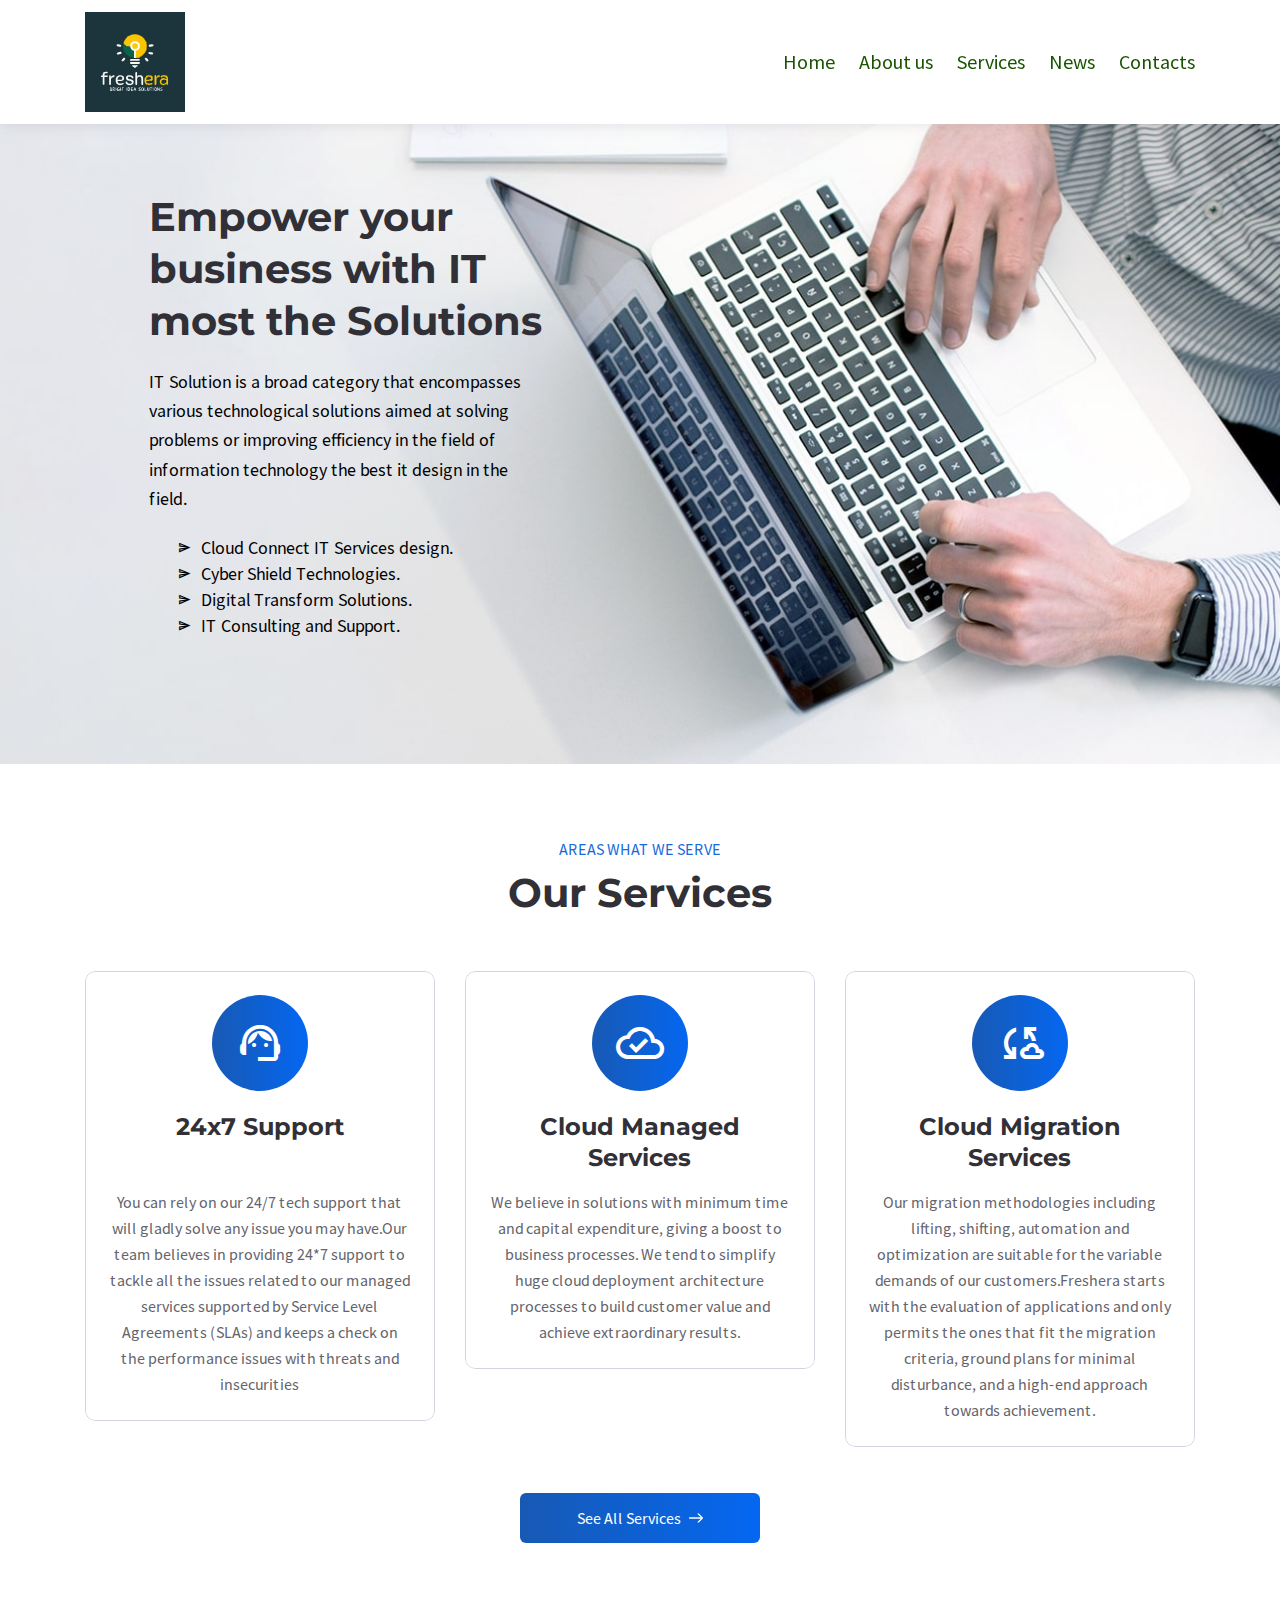
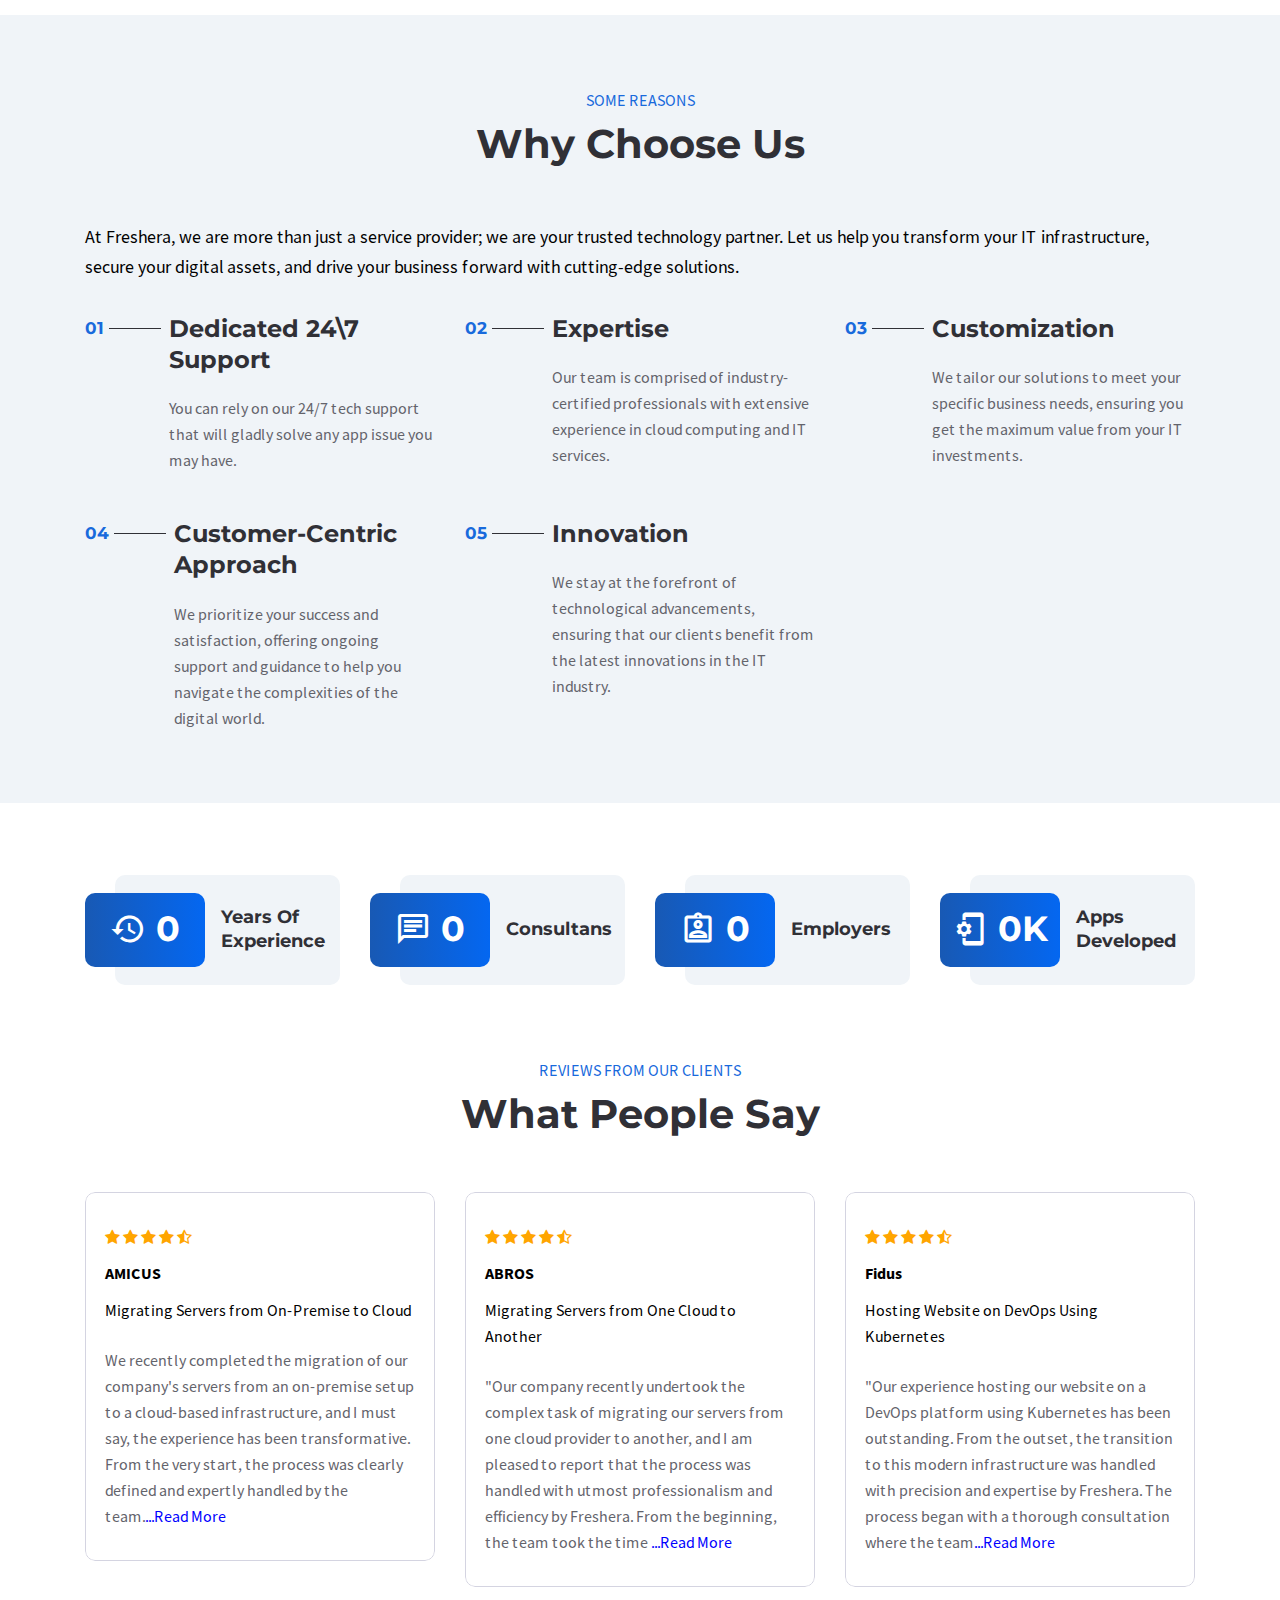
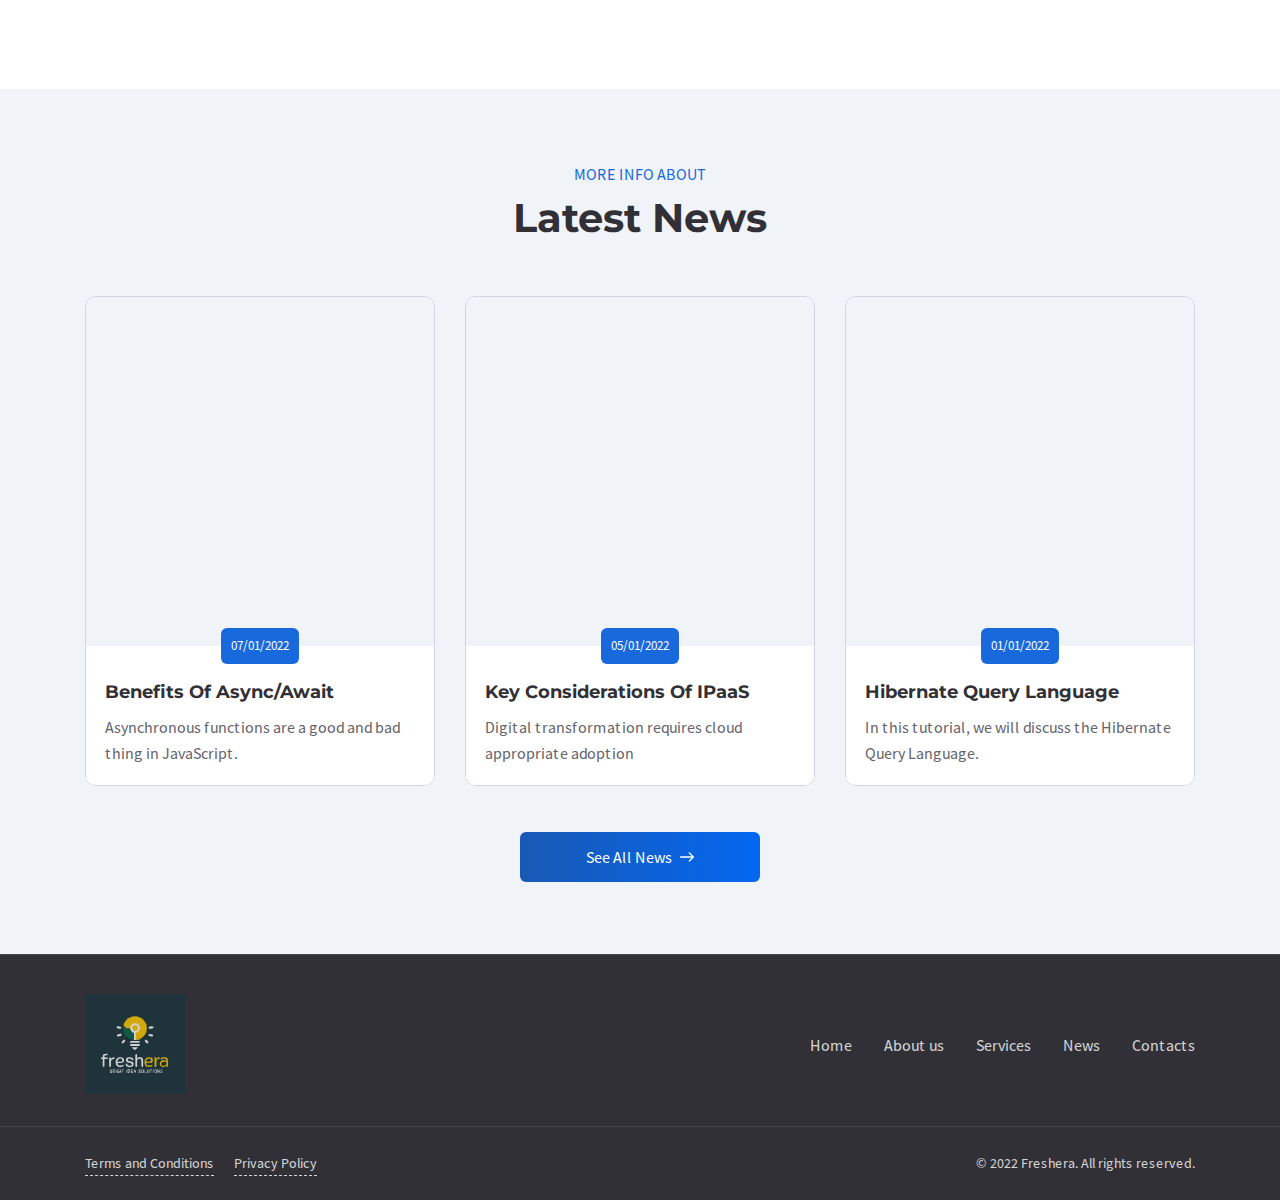
<file: index.html>
<!DOCTYPE html><html lang="en">

<head>

    <meta charset="utf-8">

    <title>Freshera</title>

    <meta name="description" content="Description">
    <meta http-equiv="X-UA-Compatible" content="IE=edge">
    <meta name="viewport" content="width=device-width, initial-scale=1, maximum-scale=2">
        
    <link rel="icon" href="assets/img/logoFreshera.svg" class="logoFreshera"> 

    <link rel="stylesheet" href="assets/css/bootstrap-grid.css">
<link rel="stylesheet" href="assets/css/style.css">
    <link rel="preload" href="assets/fonts/source-sans-pro-v21-latin/source-sans-pro-v21-latin-regular.woff2" as="font" type="font/woff2" crossorigin>
<link rel="preload" href="assets/fonts/source-sans-pro-v21-latin/source-sans-pro-v21-latin-700.woff2" as="font" type="font/woff2" crossorigin>
<link rel="preload" href="assets/fonts/montserrat-v25-latin/montserrat-v25-latin-700.woff2" as="font" type="font/woff2" crossorigin>
<link rel="preload" href="assets/fonts/montserrat-v25-latin/montserrat-v25-latin-600.woff2" as="font" type="font/woff2" crossorigin>

<link rel="preload" href="assets/fonts/material-icons/material-icons.woff2" as="font" type="font/woff2" crossorigin>
<link rel="preload" href="assets/fonts/material-icons/material-icons-outlined.woff2" as="font" type="font/woff2" crossorigin>
<link rel="stylesheet" href="https://cdnjs.cloudflare.com/ajax/libs/font-awesome/4.7.0/css/font-awesome.min.css">

</head>

<body>

	<main class="main">
		
		<div class="main-inner">

			<!-- Begin mobile main menu -->
<nav class="mmm">
    <div class="mmm-content">
        <ul class="mmm-list">
            <li>
                <a href="index.html">Home</a>
            </li>
            <li>
                <a href="about-us.html">About us</a>
            </li>
            <li>
                <a href="services.html">Services</a>
            </li>
         <!--   <li>
                <a href="typography.html">Typography</a>
            </li> -->
           <!-- <li>
                <a href="tabs-and-accordions.html">Tabs & Accordions</a>
            </li> -->
            <li>
                <a href="news.html">News</a>
            </li>
            <li>
                <a href="contacts.html">Contacts</a>
            </li>
        </ul>
    </div>
</nav><!-- End mobile main menu -->

<header class="header header-minimal">
    <nav class="header-fixed">
        <div class="container">
            <div class="row flex-nowrap align-items-center justify-content-between">
                <div class="col-auto header-fixed-col logo-wrapper">
                    <a href="index.html" class="logoFreshera" title="Freshera">
                        <img src="assets/img/logoFreshera.svg" alt="Freshera">
                    </a>
                </div>
                <div class="col-auto col-xl col-static header-fixed-col d-none d-xl-block">
                    <div class="row flex-nowrap align-items-center justify-content-end">
                        <div class="col header-fixed-col d-none d-xl-block col-static">
                            <!-- Begin main menu -->
<nav class="main-mnu">
    <ul class="main-mnu-list">
        <li>
            <a href="index.html" data-title="Home">
                <span>Home</span>
            </a>
        </li>
        <li>
            <a href="about-us.html" data-title="About us">
                <span>About us</span>
            </a>
        </li>
        <li>
            <a href="services.html" data-title="Services">
                <span>Services</span>
            </a>
        </li>
       <!-- <li>
            <a href="typography.html" data-title="Typography">
                <span>Typography</span>
            </a>
        </li> -->
       <!-- <li>
            <a href="tabs-and-accordions.html" data-title="Tabs & Accordions">
                <span>Tabs & Accordions</span>
            </a>
        </li> -->
        <li>
            <a href="news.html" data-title="News">
                <span>News</span>
            </a>
        </li>
        <li>
            <a href="contacts.html" data-title="Contacts">
                <span>Contacts</span>
            </a>
        </li>
    </ul>
</nav><!-- End main menu -->
                        </div>
                    </div>
                </div>
                <div class="col-auto d-block d-xl-none header-fixed-col">
                    <div class="main-mnu-btn">
                        <span class="bar bar-1"></span>
                        <span class="bar bar-2"></span>
                        <span class="bar bar-3"></span>
                        <span class="bar bar-4"></span>
                    </div>
                </div>
            </div>
        </div>
    </nav>
</header>

			<div class="section-bgc intro">
				<div class="intro-item intro-item-type-1" style="background-image: url('assets/img/intro-img1.jpg');">
					<div class="container">
						<div class="row">
							<div class="col">
								<div class="intro-content" style="--margin-left: 4rem;">
									<div class="section-heading shm-none">
									
										<h1>Empower your business with IT most the Solutions</h1>
										<p class="section-desc" style="font-size:18px;color:black;">IT Solution is a broad category that encompasses various technological solutions aimed at solving problems or improving efficiency in the field of information technology the best it design in the field.</p>
									
											
										<p class="section-desc" style="font-size:18px;height: 6px;color:black;"><i class="material-icons material-icons-outlined md-48" style="padding-left: 29px;margin-top: 0px;font-size: 13px;">send</i>
										Cloud Connect IT Services design.</p>
										<p class="section-desc" style="font-size:18px;height: 6px;color:black;"><i class="material-icons material-icons-outlined md-48" style="padding-left: 29px;margin-top: 0px;font-size: 13px;">send</i>
										Cyber Shield Technologies.</p>
										<p class="section-desc" style="font-size:18px;height: 6px;color:black;"><i class="material-icons material-icons-outlined md-48" style="padding-left: 29px;margin-top: 0px;font-size: 13px;">send</i>
										Digital Transform Solutions.</p>
										<p class="section-desc" style="font-size:18px;height: 6px;color:black;"><i class="material-icons material-icons-outlined md-48" style="padding-left: 29px;margin-top: 0px;font-size: 13px;">send</i>
										IT Consulting and Support.</p>

									</div>
									
								</div>
							</div>
						</div>
					</div>
				</div>
			</div>

			<section class="section">
				<div class="container">
					<div class="row">
						<header class="col-12">
							<div class="section-heading heading-center">
								<div class="section-subheading">Areas what we serve</div>
								<h2>Our Services</h2>
							</div>
						</header>
						<div class="col-md-6 col-xl-4 col-12 item">
									<a href="single-service.html" class="iitem item-style iitem-hover">
										<div class="iitem-icon">
											<i class="material-icons material-icons-outlined md-48">support_agent</i>
										</div>
										<div class="iitem-icon-bg">
											<i class="material-icons material-icons-outlined">support_agent</i>
										</div>
										<h2 class="iitem-heading item-heading-large">24x7 Support</h2>
										<p style="margin-top: 47px"></p>
										
										<div class="iitem-desc">You can rely on our 24/7 tech support that will gladly solve any issue you may have.Our team believes in providing 24*7 support to tackle all the issues related to our managed services supported by Service Level Agreements (SLAs) and keeps a check on the performance issues with threats and insecurities</div>
									</a>
								</div>
								<div class="col-md-6 col-xl-4 col-12 item">
									<a href="single-service.html" class="iitem item-style iitem-hover">
										<div class="iitem-icon">
											<i class="material-icons material-icons-outlined md-48">cloud_done</i>
										</div>
										<div class="iitem-icon-bg">
											<i class="material-icons material-icons-outlined">cloud_done</i>
										</div>
										<h2 class="iitem-heading item-heading-large">Cloud Managed Services</h2>
										<div class="iitem-desc"> We believe in solutions with minimum time and capital expenditure, giving a boost to business processes. We tend to simplify huge cloud deployment architecture processes to build customer value and achieve extraordinary results.</div>
									</a>
								</div>
								<div class="col-md-6 col-xl-4 col-12 item">
									<a href="single-service.html" class="iitem item-style iitem-hover">
										<div class="iitem-icon">
											<i class="material-icons material-icons-outlined md-48">cloud_sync</i>
										</div>
										<div class="iitem-icon-bg">
											<i class="material-icons material-icons-outlined">cloud_sync</i>
										</div>
										<h2 class="iitem-heading item-heading-large">Cloud Migration Services</h2>
										<div class="iitem-desc">Our migration methodologies including lifting, shifting, automation and optimization are suitable for the variable demands of our customers.Freshera starts with the evaluation of applications and only permits the ones that fit the migration criteria, ground plans for minimal disturbance, and a high-end approach towards achievement.</div>
									</a>
								</div>
						<div class="section-footer col-12 section-footer-animate">
							<div class="btn-group align-items-center justify-content-center">
								<a href="services.html" class="btn btn-with-icon btn-w240 ripple">
									<span>See All Services</span>
									<svg class="btn-icon-right" viewBox="0 0 13 9" width="13" height="9"><use xlink:href="assets/img/sprite.svg#arrow-right"></use></svg>
								</a>
							</div>
						</div>
					</div>
				</div>
			</section>

			<section class="section section-bgc">
				<div class="container">
					<div class="row litems">
						<div class="col-12">
							<div class="section-heading heading-center">
								<div class="section-subheading">some reasons</div>
								<h2>Why Choose Us</h2>
							</div> 
						</div>
						<p style="color: black;font-size: 18px;">At Freshera, we are more than just a service provider; we are your trusted technology partner. Let us help you transform your IT infrastructure, secure your digital assets, and drive your business forward with cutting-edge solutions.</p>
						<div class="col-lg-4 col-md-6 col-12 litem">
							<div class="ini">
								<div class="ini-count">01</div>
								<div class="ini-info">
									<h3 class="ini-heading item-heading-large">Dedicated 24\7 <br> Support</h3>
									<div class="ini-desc">
										<p>You can rely on our 24/7 tech support that will gladly solve any app issue you may have.</p>
									</div>
								</div>
							</div>
						</div>
						
						<div class="col-lg-4 col-md-6 col-12 litem">
							<div class="ini">
								<div class="ini-count">02</div>
								<div class="ini-info">
									<h3 class="ini-heading item-heading-large">Expertise</h3>
									<div class="ini-desc">
										<p> Our team is comprised of industry-certified professionals with extensive experience in cloud computing and IT services.</p>
									</div>
								</div>
							</div>
						</div>
						<div class="col-lg-4 col-md-6 col-12 litem">
							<div class="ini">
								<div class="ini-count">03</div>
								<div class="ini-info">
									<h3 class="ini-heading item-heading-large">Customization</h3>
									<div class="ini-desc">
										<p> We tailor our solutions to meet your specific business needs, ensuring you get the maximum value from your IT investments.</p>
									</div>
								</div>
							</div>
						</div>
					
						<div class="col-lg-4 col-md-6 col-12 litem">
							<div class="ini">
								<div class="ini-count">04</div>
								<div class="ini-info">
									<h3 class="ini-heading item-heading-large">Customer-Centric Approach</h3>
									<div class="ini-desc">
										<p> We prioritize your success and satisfaction, offering ongoing support and guidance to help you navigate the complexities of the digital world.</p>
									</div>
								</div>
							</div>
						</div>
						<div class="col-lg-4 col-md-6 col-12 litem">
							<div class="ini">
								<div class="ini-count">05</div>
								<div class="ini-info">
									<h3 class="ini-heading item-heading-large">Innovation</h3>
									<div class="ini-desc">
										<p> We stay at the forefront of technological advancements, ensuring that our clients benefit from the latest innovations in the IT industry.</p>
									</div>
								</div>
							</div>
						</div>
						
					</div>
				</div>
			</section>

			<section class="section section-without-padding-bottom">
				<div class="container">
					<div class="row items spincrement-container">
						<div class="col-xl-3 col-md-6 col-12 item">
							<div class="counter-min">
								<div class="counter-min-block">
									<div class="counter-min-ico">
										<i class="material-icons material-icons-outlined md-36">history</i>
									</div>
									<div class="counter-min-numb spincrement" data-from="0" data-to="10">0</div>
								</div>
								<div class="counter-min-info">
									<h4 class="counter-min-heading">Years Of Experience</h4>
								</div>
							</div>
						</div>
						<div class="col-xl-3 col-md-6 col-12 item">
							<div class="counter-min">
								<div class="counter-min-block">
									<div class="counter-min-ico">
										<i class="material-icons material-icons-outlined md-36">chat</i>
									</div>
									<div class="counter-min-numb spincrement" data-from="0" data-to="10">0</div>
								</div>
								<div class="counter-min-info">
									<h4 class="counter-min-heading">Consultans</h4>
								</div>
							</div>
						</div>
						<div class="col-xl-3 col-md-6 col-12 item">
							<div class="counter-min">
								<div class="counter-min-block">
									<div class="counter-min-ico">
										<i class="material-icons material-icons-outlined md-36">assignment_ind</i>
									</div>
									<div class="counter-min-numb spincrement" data-from="0" data-to="10">0</div>
								</div>
								<div class="counter-min-info">
									<h4 class="counter-min-heading">Employers</h4>
								</div>
							</div>
						</div>
						<div class="col-xl-3 col-md-6 col-12 item">
							<div class="counter-min">
								<div class="counter-min-block">
									<div class="counter-min-ico">
										<i class="material-icons material-icons-outlined md-36">phonelink_setup</i>
									</div>
									<div class="counter-min-numb"><span class="spincrement" data-from="0" data-to="1">0</span>K</div>
								</div>
								<div class="counter-min-info">
									<h4 class="counter-min-heading">Apps Developed</h4>
								</div>
							</div>
						</div>
					</div>
				</div>
			</section>

			<section class="section">
				<div class="container">
					<div class="row">
						<header class="col-12">
							<div class="section-heading heading-center">
								<div class="section-subheading">Reviews from our clients</div>
								<h2>What People Say</h2>
							</div> 
						</header>
						<div class="col-lg-4 col-md-6 col-12 item">
							<div class="reviews-item item-style">
							<span class="fa fa-star" style="color:orange"></span>
									<span class="fa fa-star" style="color:orange"></span>
									<span class="fa fa-star"style="color:orange"></span>
									<span class="fa fa-star" style="color:orange"></span>
									<span class="fa fa-star-half-full"style="color:orange"></span>
								<div class="reviews-item-header">
									<!--<div class="reviews-item-img">
										<img data-src="assets/img/auth-img-1.jpg" class="img-cover lazy" src="[data-uri]" alt="">
									</div> -->
									
									<div class="reviews-item-info">
									
									<div class="reviews-item-position" style="color:black;font-weight: bold;">AMICUS</div>
										
										<div class="reviews-item-position" style="margin-top: 11px;color:black;">Migrating Servers from On-Premise to Cloud</div>
									</div>
								</div>
								<div class="reviews-item-text" >
									<!--<p>Fre offers a high caliber of resources skilled in AWS ,Microsoft Azure.NET, mobile and Quality Assurance. They became our true business partners over the past three years.</p> -->
									<p>We  recently completed the migration of our company's servers from an on-premise setup to a cloud-based infrastructure, 
										and I must say, the experience has been transformative.
										From the very start, the process was clearly defined and expertly handled by the team.<span id="r1dots" onclick="myFunctionR1()" style="cursor:pointer;color:blue;">...Read More</span><span id="more1" style="display:none">
										The initial assessment was thorough, taking into account all our business needs, security concerns, and future scalability.
										The team provided a detailed roadmap that outlined each phase of the migration, which gave us confidence that the project was in good hands.
										As we progressed, the migration was executed with minimal disruption to our operations.
										The team was always on top of potential issues, ensuring that any challenges were addressed swiftly.
										We were particularly impressed with the real-time updates and transparency throughout the process, which made us feel very much in control.
										The post-migration support has been exceptional as well.
										We've seen significant improvements in performance, reliability, and cost efficiency since moving to the cloud.
										The cloud environment is not only more scalable but also offers enhanced security features that are critical to our business.
										Overall, the decision to migrate our servers to the cloud has proven to be an excellent investment.
										The process was seamless, and the benefits have far exceeded our expectations.
										I highly recommend this service provided by Freshera  to any organization considering a similar move."<span id="r1dots" onclick="myFunctionR1()" style="cursor: pointer;color:blue";>....Read Less</span></span></p>
								</div>
							</div>
						</div>
						<div class="col-lg-4 col-md-6 col-12 item">
							<div class="reviews-item item-style">
							<span class="fa fa-star" style="color:orange"></span>
									<span class="fa fa-star" style="color:orange"></span>
									<span class="fa fa-star"style="color:orange"></span>
									<span class="fa fa-star" style="color:orange"></span>
									<span class="fa fa-star-half-full"style="color:orange"></span>
								<div class="reviews-item-header">
									<!--<div class="reviews-item-img">
										<img data-src="assets/img/auth-img-2.jpg" class="img-cover lazy" src="[data-uri]" alt="">
									</div> -->
									<div class="reviews-item-info">
										
										<div class="reviews-item-position" style="color:black;font-weight: bold;">ABROS</div>
										
										<div class="reviews-item-position" style="margin-top: 11px;color:black;">Migrating Servers from One Cloud to Another</div>
									</div>
								</div>
								<div class="reviews-item-text">
									<p>"Our company recently undertook the complex task of migrating our servers from one cloud provider to another,
										and I am pleased to report that the process was handled with utmost professionalism and efficiency by Freshera.
										From the beginning, the team took the time <span id="r2dots" onclick="myFunctionR2()" style="cursor:pointer;color:blue;">...Read More</span><span id="more2" style="display:none">to understand our specific needs and challenges associated with moving from our existing cloud environment.
										They provided a comprehensive migration strategy that addressed everything from data transfer and application compatibility to security and downtime minimization.
										The execution of the migration was nothing short of impressive.
										The team managed to transfer our workloads with minimal disruption to our operations.
										They meticulously planned the timing and sequence of the migration, ensuring that our critical systems remained online throughout the process.
										Any potential risks were mitigated through careful planning and expert handling.
										One of the highlights of this migration was the attention to detail in optimizing our infrastructure on the new cloud platform.
										The team not only replicated our existing setup but also took the opportunity to enhance our system’s performance and cost-efficiency by leveraging the new cloud provider's advanced features.
										The post-migration phase has been smooth, with excellent support to iron out any minor issues that arose after the switch.
										We've seen noticeable improvements in speed, scalability, and cost management since moving to the new cloud platform.
										In summary, migrating our servers to a new cloud provider was a daunting task, but thanks to the exceptional service we received From Freshera , it turned out to be a highly successful endeavor.
										I would highly recommend this service by Freshera  to any organization looking to make a similar transition."<span id="r2dots" onclick="myFunctionR2()" style="cursor: pointer;color:blue";>....Read Less</span></span></p>
																		</div>
							</div>
						</div>
						<div class="col-lg-4 col-md-12 col-12 item">
							<div class="reviews-item item-style">
							<span class="fa fa-star" style="color:orange"></span>
									<span class="fa fa-star" style="color:orange"></span>
									<span class="fa fa-star"style="color:orange"></span>
									<span class="fa fa-star" style="color:orange"></span>
									<span class="fa fa-star-half-full"style="color:orange"></span>
								<div class="reviews-item-header">
									<!--<div class="reviews-item-img">
										<img data-src="assets/img/auth-img-3.jpg" class="img-cover lazy" src="[data-uri]" alt="">
									</div> -->
									<div class="reviews-item-info">
										
										<div class="reviews-item-position" style="color:black;font-weight: bold;">Fidus</div>
										
										<div class="reviews-item-position" style="margin-top: 11px;color:black;">Hosting Website on DevOps Using Kubernetes</div>
									</div>
								</div>
								<div class="reviews-item-text">
									<p>"Our experience hosting our website on a DevOps platform using Kubernetes has been outstanding.
											From the outset, the transition to this modern infrastructure was handled with precision and expertise by Freshera.
											The process began with a thorough consultation where the team<span id="r3dots" onclick="myFunctionR3()" style="cursor:pointer;color:blue;">...Read More</span><span id="more3" style="display:none"> explained how Kubernetes would provide us with greater scalability, resilience, and automation capabilities.
											They took the time to understand our specific needs, ensuring that the deployment strategy was tailored to our business requirements.
											During the implementation phase, the Kubernetes setup was seamless.
											The containerization of our applications allowed for consistent deployment across different environments, and the use of Kubernetes for orchestration made it incredibly easy to manage.
											The automated scaling features ensured that our website could handle varying loads efficiently without any manual intervention.
											One of the most impressive aspects was the integration with our existing DevOps practices.
											The team implemented continuous integration and continuous deployment (CI/CD) pipelines that have dramatically improved our development cycles.
											We can now push updates and new features to production with confidence, knowing that Kubernetes will maintain the stability of our environment.
											The support provided throughout the process and after deployment has been top-notch.
											The team has been quick to respond to any questions and has provided valuable insights to further optimize our setup.
											Since moving to Kubernetes, our website’s performance and reliability have significantly improved.
											We've also noticed a reduction in operational costs thanks to the efficient use of resources and the automation capabilities of Kubernetes.
											In conclusion, hosting our website on a DevOps platform using Kubernetes has been a game-changer for our business.
											The flexibility, scalability, and ease of management have exceeded our expectations, and I highly recommend this solution provided by Freshera to any organization looking to modernize their infrastructure."<span id="r3dots" onclick="myFunctionR3()" style="cursor: pointer;color:blue";>....Read Less</span></span></p>
								</div>
							</div>
						</div>
						<!--<footer class="section-footer col-12 section-footer-animate">
							<div class="btn-group align-items-center justify-content-center">
								<a href="#!" class="btn btn-with-icon btn-w240 ripple">
									<span>See All Reviews</span>
									<svg class="btn-icon-right" viewBox="0 0 13 9" width="13" height="9"><use xlink:href="assets/img/sprite.svg#arrow-right"></use></svg>
								</a>
							</div>
						</footer> -->
					</div>
				</div>
			</section>

			<section class="section section-bgc">
				<div class="container">
					<div class="row items">
						<header class="col-12">
							<div class="section-heading heading-center">
								<div class="section-subheading">More info about</div>
								<h2>Latest News</h2>
							</div> 
						</header>
						<div class="col-lg-4 col-md-6 col-12 item">
							<article class="news-item item-style">
								<a href="news-post.html" class="news-item-img el">
									<img data-src="assets/img/news-img-1.jpg" class="lazy" src="[data-uri]" alt="">
								</a>
								<div class="news-item-info">
									<div class="news-item-date">07/01/2022</div>
									<h3 class="news-item-heading item-heading">
										<a href="news-post.html" title="Benefits Of Async/Await">Benefits Of Async/Await</a>
									</h3>
									<div class="news-item-desc">
										<p>Asynchronous functions are a good and bad thing in JavaScript.</p>
									</div>
								</div>
							</article>
						</div>
						<div class="col-lg-4 col-md-6 col-12 item">
							<article class="news-item item-style">
								<a href="news-post.html" class="news-item-img el">
									<img data-src="assets/img/news-img-2.jpg" class="lazy" src="[data-uri]" alt="">
								</a>
								<div class="news-item-info">
									<div class="news-item-date">05/01/2022</div>
									<h3 class="news-item-heading item-heading">
										<a href="news-post.html" title="Key Considerations Of IPaaS">Key Considerations Of IPaaS</a>
									</h3>
									<div class="news-item-desc">
										<p>Digital transformation requires cloud appropriate adoption</p>
									</div>
								</div>
							</article>
						</div>
						<div class="col-lg-4 col-md-6 col-12 item">
							<article class="news-item item-style">
								<a href="news-post.html" class="news-item-img el">
									<img data-src="assets/img/news-img-3.jpg" class="lazy" src="[data-uri]" alt="">
								</a>
								<div class="news-item-info">
									<div class="news-item-date">01/01/2022</div>
									<h3 class="news-item-heading item-heading">
										<a href="news-post.html" title="Hibernate Query Language">Hibernate Query Language</a>
									</h3>
									<div class="news-item-desc">
										<p>In this tutorial, we will discuss the Hibernate Query Language. </p>
									</div>
								</div>
							</article>
						</div>
						<footer class="section-footer col-12 item section-footer-animate">
							<div class="btn-group align-items-center justify-content-center">
								<a href="news.html" class="btn btn-with-icon btn-w240 ripple">
									<span>See All News</span>
									<svg class="btn-icon-right" viewBox="0 0 13 9" width="13" height="9"><use xlink:href="assets/img/sprite.svg#arrow-right"></use></svg>
								</a>
							</div>
						</footer>
					</div>
				</div>
			</section>

		</div>

<!-- Begin footer -->
<footer class="footer footer-minimal">
    <div class="footer-main">
        <div class="container">
            <div class="row items align-items-center">
                <div class="col-lg-3 col-md-4 col-12 item">
                    <div class="widget-brand-info">
                        <div class="widget-brand-info-main">
                            <a href="index.html" class="logoFreshera" title="Freshera">
                                <img data-src="assets/img/logoFreshera.svg" class="lazy" src="assets/img/logoFreshera.svg" alt="Freshera" data-loaded="true" style="opacity: 1;">
                            </a>
                        </div>
                    </div>
                </div>
                <div class="col-md item">
                    <div class="footer-item">
                        <nav class="footer-nav">
                            <ul class="footer-mnu footer-mnu-line">
                                <li><a href="index.html" class="hover-link" data-title="Home"><span>Home</span></a></li>
                                <li><a href="about-us.html" class="hover-link" data-title="About us"><span>About us</span></a></li>
                                <li><a href="services.html" class="hover-link" data-title="Services"><span>Services</span></a></li>
                                <li><a href="news.html" class="hover-link" data-title="News"><span>News</span></a></li>
                                <li><a href="contacts.html" class="hover-link" data-title="Contacts"><span>Contacts</span></a></li>
                            </ul>
                        </nav>
                    </div>
                </div>
            </div>
        </div>
    </div>
    <div class="footer-bottom">
        <div class="container">
            <div class="row justify-content-between items">
                <div class="col-md-auto col-12 item">
                    <nav class="footer-links">
                        <ul>
                            <li><a href="terms-and-conditions.html">Terms and Conditions</a></li>
                            <li><a href="privacy-policy.html">Privacy Policy</a></li>
                        </ul>
                    </nav>
                </div>
                <div class="col-md-auto col-12 item">
                    <div class="copyright">© 2022 Freshera. All rights reserved.</div>
                </div>
            </div>
        </div>
    </div>
</footer><!-- End footer -->

	</main><!-- End main -->

	<script src="assets/libs/jquery/jquery.min.js"></script>
<script src="assets/libs/lozad/lozad.min.js"></script>
<script src="assets/libs/device/device.js"></script>
<script src="assets/libs/spincrement/jquery.spincrement.min.js"></script>
<script src="assets/libs/pristine/pristine.min.js"></script>
<script src="assets/js/custom.js"></script>
<script src="assets/js/forms.js"></script>
<script>
function myFunctionR1() {
  var dots = document.getElementById("r1dots");
  var moreText = document.getElementById("more1");
  var btnText = document.getElementById("r1dots");

  if (dots.style.display === "none") {
    dots.style.display = "inline";
  
    moreText.style.display = "none";
  } else {
    dots.style.display = "none";
    
    moreText.style.display = "inline";
  }
}
function myFunctionR2() {
  var dots = document.getElementById("r2dots");
  var moreText = document.getElementById("more2");
  var btnText = document.getElementById("r2dots");

  if (dots.style.display === "none") {
    dots.style.display = "inline";
  
    moreText.style.display = "none";
  } else {
    dots.style.display = "none";
    
    moreText.style.display = "inline";
  }
}
function myFunctionR3() {
  var dots = document.getElementById("r3dots");
  var moreText = document.getElementById("more3");
  var btnText = document.getElementById("r3dots");

  if (dots.style.display === "none") {
    dots.style.display = "inline";
  
    moreText.style.display = "none";
  } else {
    dots.style.display = "none";
    
    moreText.style.display = "inline";
  }
}

</script>

	
</body></html>
</file>
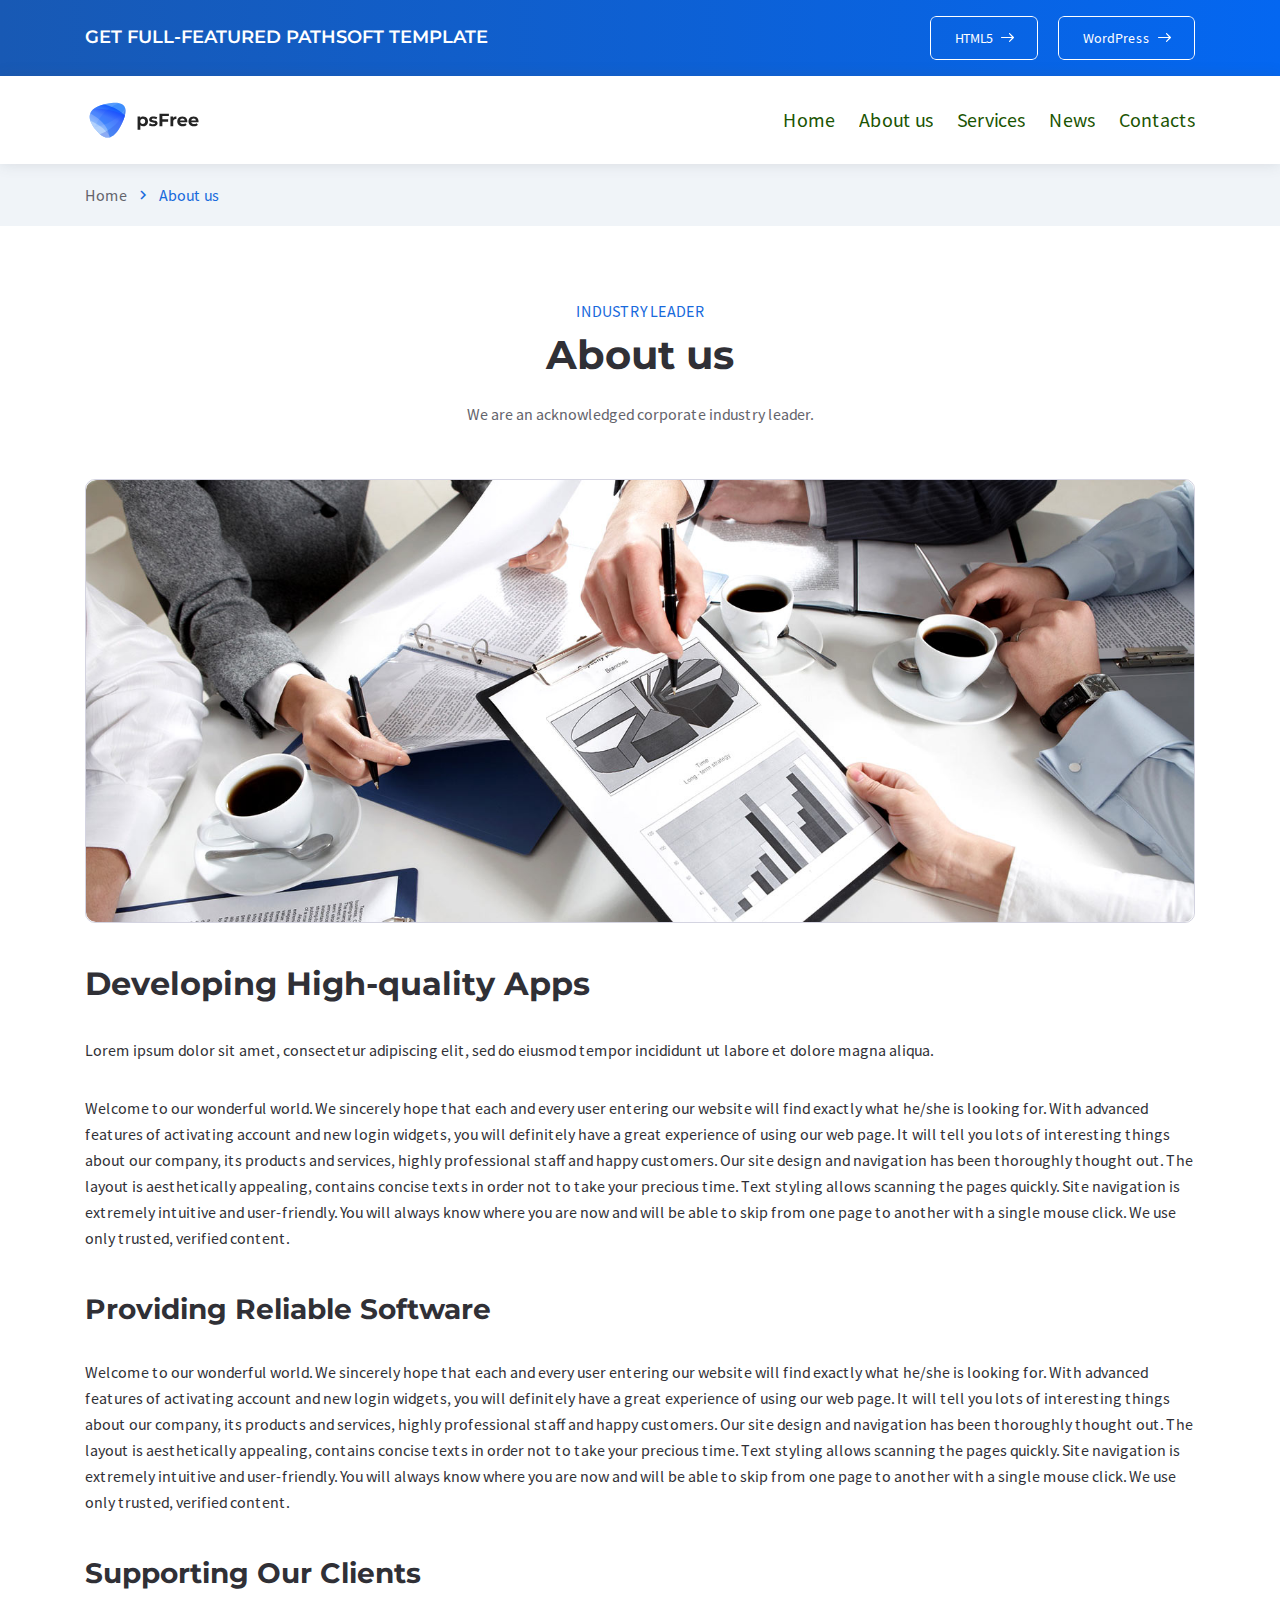
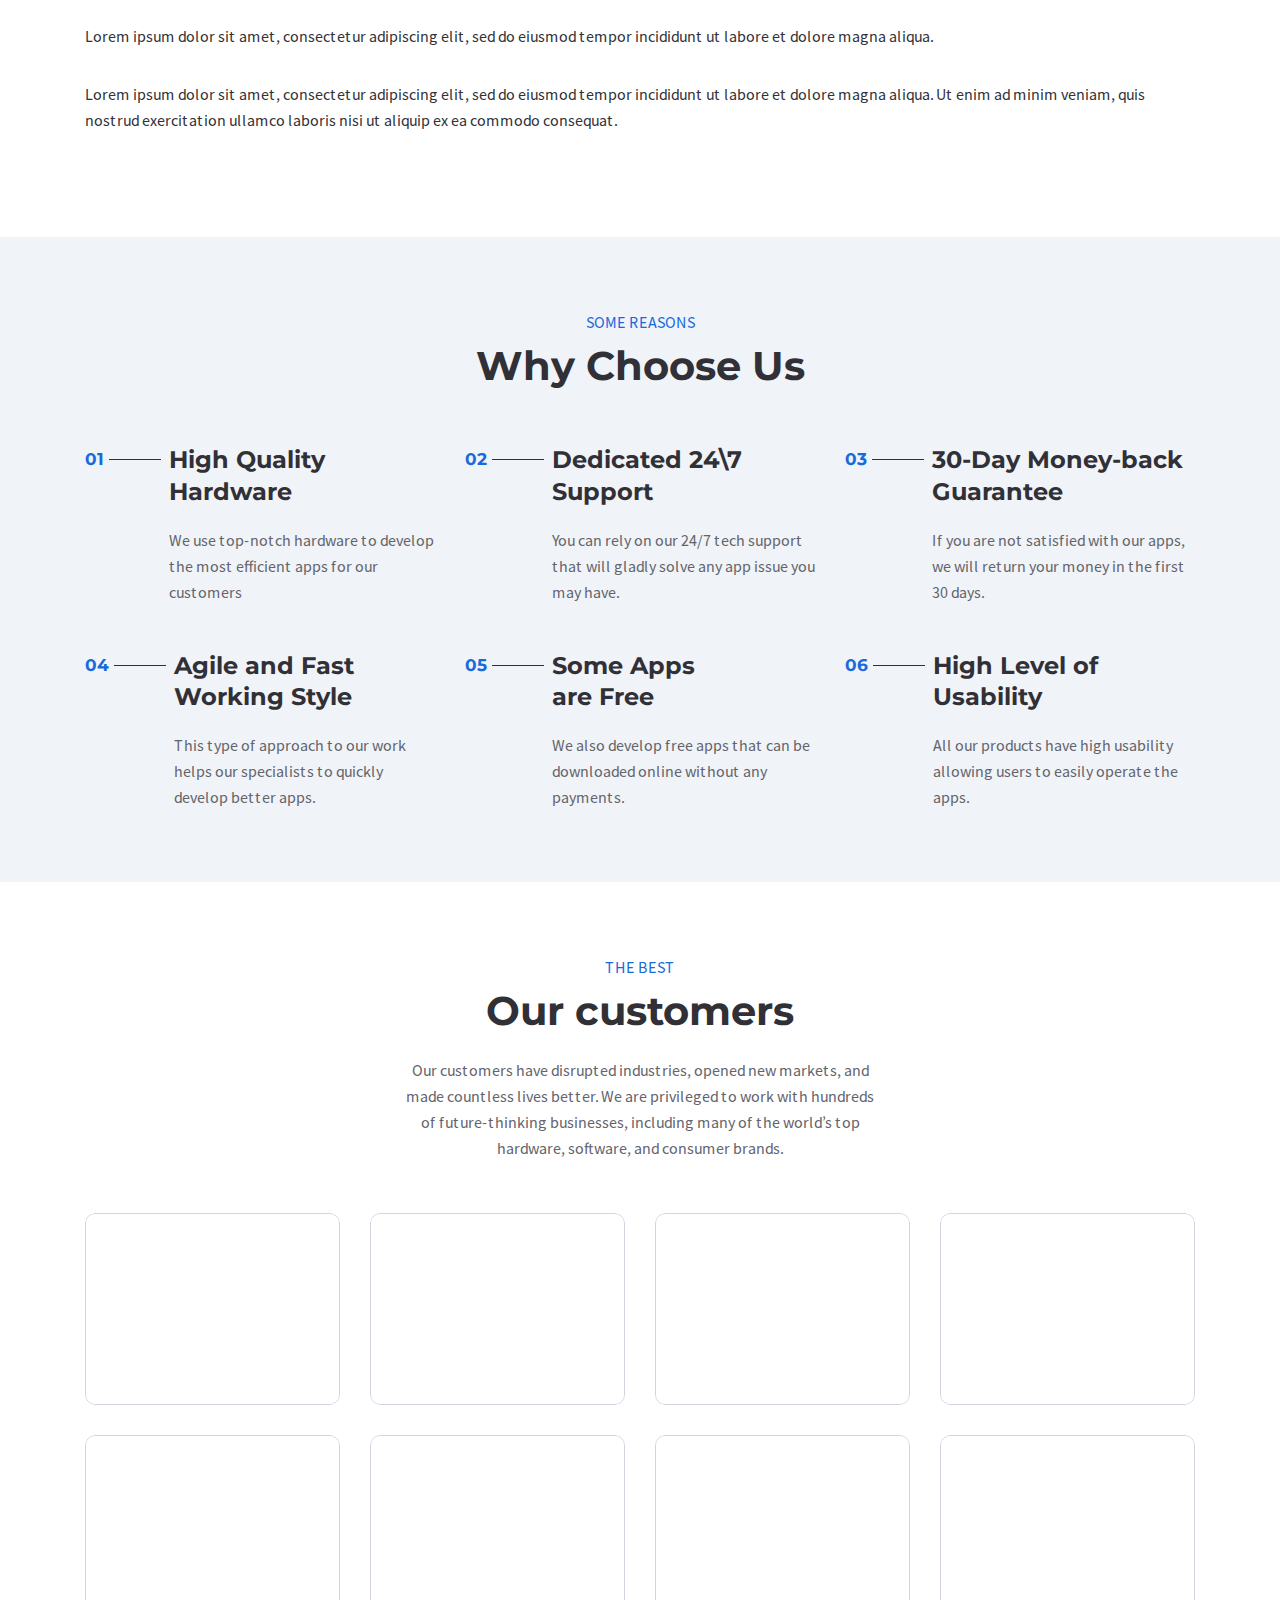
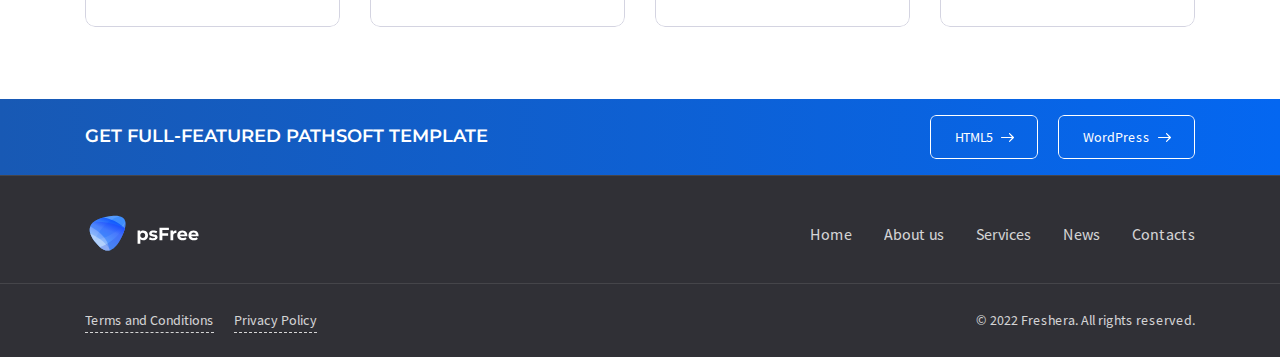
<file: about-usbak.html.html>
<!DOCTYPE html><html lang="en">

<head>

    <meta charset="utf-8">

    <title>PathSoft - #1 The Fastest HTML5 Template</title>

    <meta name="description" content="Description">
    <meta http-equiv="X-UA-Compatible" content="IE=edge">
    <meta name="viewport" content="width=device-width, initial-scale=1, maximum-scale=2">
        
    <link rel="icon" href="assets/img/favicon/favicon.ico" type="image/x-icon"> 

    <link rel="stylesheet" href="assets/css/bootstrap-grid.css">
<link rel="stylesheet" href="assets/css/style.css">
    <link rel="preload" href="assets/fonts/source-sans-pro-v21-latin/source-sans-pro-v21-latin-regular.woff2" as="font" type="font/woff2" crossorigin>
<link rel="preload" href="assets/fonts/source-sans-pro-v21-latin/source-sans-pro-v21-latin-700.woff2" as="font" type="font/woff2" crossorigin>
<link rel="preload" href="assets/fonts/montserrat-v25-latin/montserrat-v25-latin-700.woff2" as="font" type="font/woff2" crossorigin>
<link rel="preload" href="assets/fonts/montserrat-v25-latin/montserrat-v25-latin-600.woff2" as="font" type="font/woff2" crossorigin>

<link rel="preload" href="assets/fonts/material-icons/material-icons.woff2" as="font" type="font/woff2" crossorigin>
<link rel="preload" href="assets/fonts/material-icons/material-icons-outlined.woff2" as="font" type="font/woff2" crossorigin>

</head>

<body>

	<main class="main">
		
		<div class="main-inner">

			<!-- Begin mobile main menu -->
<nav class="mmm">
    <div class="mmm-content">
        <ul class="mmm-list">
            <li>
                <a href="index.html">Home</a>
            </li>
            <li>
                <a href="about-us.html">About us</a>
            </li>
            <li>
                <a href="services.html">Services</a>
            </li>
     <!--   <li>
                <a href="typography.html">Typography</a>
            </li>
            <li>
                <a href="tabs-and-accordions.html">Tabs & Accordions</a>
            </li> -->
            <li>
                <a href="news.html">News</a>
            </li>
            <li>
                <a href="contacts.html">Contacts</a>
            </li>
        </ul>
    </div>
</nav><!-- End mobile main menu -->
<div class="bff">
    <div class="container">
        <div class="row">
            <div class="col">
                <div class="bff-container">
                    <p>Get Full-Featured <br class="d-sm-none"> PathSoft Template</p>
                    <div class="btn-group justify-content-center justify-content-md-start">
                        <a href="https://www.templatemonster.com/website-templates/pathsoft-it-solutions-for-your-business-services-website-template-83414.html?utm_campaign=blog_site_KovalWeb&utm_source=KovalWeb&utm_medium=referral&aff=KovalWeb" class="btn btn-border btn-with-icon btn-small ripple">
                            <span>HTML5</span>
                            <svg class="btn-icon-right" viewBox="0 0 13 9" width="13" height="9"><use xlink:href="assets/img/sprite.svg#arrow-right"></use></svg>
                        </a>
                        <a href="https://www.templatemonster.com/wordpress-themes/pathsoft-it-solutions-for-your-business-services-wordpress-theme-99496.html?utm_campaign=blog_site_KovalWeb&utm_source=KovalWeb&utm_medium=referral&aff=KovalWeb" class="btn btn-border btn-with-icon btn-small ripple">
                            <span>WordPress</span>
                            <svg class="btn-icon-right" viewBox="0 0 13 9" width="13" height="9"><use xlink:href="assets/img/sprite.svg#arrow-right"></use></svg>
                        </a>
                    </div>
                </div>
            </div>
        </div>
    </div>
</div>
<header class="header header-minimal">
    <nav class="header-fixed">
        <div class="container">
            <div class="row flex-nowrap align-items-center justify-content-between">
                <div class="col-auto header-fixed-col logo-wrapper">
                    <a href="index.html" class="logo" title="PathSoft">
                        <img src="assets/img/logo.svg" width="115" height="36" alt="PathSoft">
                    </a>
                </div>
                <div class="col-auto col-xl col-static header-fixed-col d-none d-xl-block">
                    <div class="row flex-nowrap align-items-center justify-content-end">
                        <div class="col header-fixed-col d-none d-xl-block col-static">
                            <!-- Begin main menu -->
<nav class="main-mnu">
    <ul class="main-mnu-list">
        <li>
            <a href="index.html" data-title="Home">
                <span>Home</span>
            </a>
        </li>
        <li>
            <a href="about-us.html" data-title="About us">
                <span>About us</span>
            </a>
        </li>
        <li>
            <a href="services.html" data-title="Services">
                <span>Services</span>
            </a>
        </li>
   <!-- <li>
            <a href="typography.html" data-title="Typography">
                <span>Typography</span>
            </a>
        </li>
        <li>
            <a href="tabs-and-accordions.html" data-title="Tabs & Accordions">
                <span>Tabs & Accordions</span>
            </a>
        </li> -->
        <li>
            <a href="news.html" data-title="News">
                <span>News</span>
            </a>
        </li>
        <li>
            <a href="contacts.html" data-title="Contacts">
                <span>Contacts</span>
            </a>
        </li>
    </ul>
</nav><!-- End main menu -->
                        </div>
                    </div>
                </div>
                <div class="col-auto d-block d-xl-none header-fixed-col">
                    <div class="main-mnu-btn">
                        <span class="bar bar-1"></span>
                        <span class="bar bar-2"></span>
                        <span class="bar bar-3"></span>
                        <span class="bar bar-4"></span>
                    </div>
                </div>
            </div>
        </div>
    </nav>
</header>

			<!-- Begin bread crumbs -->
			<nav class="bread-crumbs">
				<div class="container">
					<div class="row">
						<div class="col-12">
							<ul class="bread-crumbs-list">
								<li>
									<a href="index.html">Home</a>
									<i class="material-icons md-18">chevron_right</i>
								</li>
								<li>About us</li>
							</ul>
						</div>
					</div>
				</div>
			</nav><!-- End bread crumbs -->

			<div class="section">
				<div class="container">
					<div class="row">
						<header class="col-12">
							<div class="section-heading heading-center">
								<div class="section-subheading">industry leader</div>
								<h1>About us</h1>
								<p class="section-desc">We are an acknowledged corporate industry leader.</p>
							</div>
						</header>
						<div class="col-12">
							<div class="content">
								<div class="item-bordered item-border-radius">
									<img data-src="assets/img/about-img.jpg" class="img-cover img-responsive lazy" src="[data-uri]" alt="">
								</div>
								<h2>Developing High-quality Apps</h2>
								<p>Lorem ipsum dolor sit amet, consectetur adipiscing elit, sed do eiusmod tempor incididunt ut labore et dolore magna aliqua.</p>
								<p>Welcome to our wonderful world. We sincerely hope that each and every user entering our website will find exactly what he/she is looking for. With advanced features of activating account and new login widgets, you will definitely have a great experience of using our web page. It will tell you lots of interesting things about our company, its products and services, highly professional staff and happy customers. Our site design and navigation has been thoroughly thought out. The layout is aesthetically appealing, contains concise texts in order not to take your precious time. Text styling allows scanning the pages quickly. Site navigation is extremely intuitive and user-friendly. You will always know where you are now and will be able to skip from one page to another with a single mouse click. We use only trusted, verified content.</p>
								<h3>Providing Reliable Software</h3>
								<p>Welcome to our wonderful world. We sincerely hope that each and every user entering our website will find exactly what he/she is looking for. With advanced features of activating account and new login widgets, you will definitely have a great experience of using our web page. It will tell you lots of interesting things about our company, its products and services, highly professional staff and happy customers. Our site design and navigation has been thoroughly thought out. The layout is aesthetically appealing, contains concise texts in order not to take your precious time. Text styling allows scanning the pages quickly. Site navigation is extremely intuitive and user-friendly. You will always know where you are now and will be able to skip from one page to another with a single mouse click. We use only trusted, verified content.</p>
								<h3>Supporting Our Clients</h3>
								<p>Lorem ipsum dolor sit amet, consectetur adipiscing elit, sed do eiusmod tempor incididunt ut labore et dolore magna aliqua.</p>
								<p>Lorem ipsum dolor sit amet, consectetur adipiscing elit, sed do eiusmod tempor incididunt ut labore et dolore magna aliqua. Ut enim ad minim veniam, quis nostrud exercitation ullamco laboris nisi ut aliquip ex ea commodo consequat.</p>
							</div>
						</div>
					</div>
				</div>
			</div>

			<section class="section section-bgc">
				<div class="container">
					<div class="row litems">
						<div class="col-12">
							<div class="section-heading heading-center">
								<div class="section-subheading">some reasons</div>
								<h2>Why Choose Us</h2>
							</div> 
						</div>
						<div class="col-lg-4 col-md-6 col-12 litem">
							<div class="ini">
								<div class="ini-count">01</div>
								<div class="ini-info">
									<h3 class="ini-heading item-heading-large">High Quality Hardware</h3>
									<div class="ini-desc">
										<p>We use top-notch hardware to develop the most efficient apps for our customers</p>
									</div>
								</div>
							</div>
						</div>
						<div class="col-lg-4 col-md-6 col-12 litem">
							<div class="ini">
								<div class="ini-count">02</div>
								<div class="ini-info">
									<h3 class="ini-heading item-heading-large">Dedicated 24\7 Support</h3>
									<div class="ini-desc">
										<p>You can rely on our 24/7 tech support that will gladly solve any app issue you may have.</p>
									</div>
								</div>
							</div>
						</div>
						<div class="col-lg-4 col-md-6 col-12 litem">
							<div class="ini">
								<div class="ini-count">03</div>
								<div class="ini-info">
									<h3 class="ini-heading item-heading-large">30-Day Money-back Guarantee</h3>
									<div class="ini-desc">
										<p>If you are not satisfied with our apps, we will return your money in the first 30 days.</p>
									</div>
								</div>
							</div>
						</div>
						<div class="col-lg-4 col-md-6 col-12 litem">
							<div class="ini">
								<div class="ini-count">04</div>
								<div class="ini-info">
									<h3 class="ini-heading item-heading-large">Agile and Fast Working Style</h3>
									<div class="ini-desc">
										<p>This type of approach to our work helps our specialists to quickly develop better apps.</p>
									</div>
								</div>
							</div>
						</div>
						<div class="col-lg-4 col-md-6 col-12 litem">
							<div class="ini">
								<div class="ini-count">05</div>
								<div class="ini-info">
									<h3 class="ini-heading item-heading-large">Some Apps <br> are Free</h3>
									<div class="ini-desc">
										<p>We also develop free apps that can be downloaded online without any payments.</p>
									</div>
								</div>
							</div>
						</div>
						<div class="col-lg-4 col-md-6 col-12 litem">
							<div class="ini">
								<div class="ini-count">06</div>
								<div class="ini-info">
									<h3 class="ini-heading item-heading-large">High Level of Usability</h3>
									<div class="ini-desc">
										<p>All our products have high usability allowing users to easily operate the apps.</p>
									</div>
								</div>
							</div>
						</div>
					</div>
				</div>
			</section>

			<section class="section">
				<div class="container">
					<div class="row items">
						<div class="col-12">
							<div class="section-heading heading-center">
								<div class="section-subheading">The best</div>
								<h2>Our customers</h2>
								<p class="section-desc">Our customers have disrupted industries, opened new markets, and made countless lives better. We are privileged to work with hundreds of future-thinking businesses, including many of the world’s top hardware, software, and consumer brands.</p>
							</div> 
						</div>
						<div class="col-lg-3 col-md-4 col-sm-4 col-6 item">
							<!-- Begin brands item -->
							<div class="brands-item item-style">
								<img data-src="assets/img/brands/circle.png" class="lazy" src="[data-uri]" alt="">
							</div><!-- End brands item -->
						</div>
						<div class="col-lg-3 col-md-4 col-sm-4 col-6 item">
							<!-- Begin brands item -->
							<div class="brands-item item-style">
								<img data-src="assets/img/brands/codelab.png" class="lazy" src="[data-uri]" alt="">
							</div><!-- End brands item -->
						</div>
						<div class="col-lg-3 col-md-4 col-sm-4 col-6 item">
							<!-- Begin brands item -->
							<div class="brands-item item-style">
								<img data-src="assets/img/brands/earth.png" class="lazy" src="[data-uri]" alt="">
							</div><!-- End brands item -->
						</div>
						<div class="col-lg-3 col-md-4 col-sm-4 col-6 item">
							<!-- Begin brands item -->
							<div class="brands-item item-style">
								<img data-src="assets/img/brands/hexa.png" class="lazy" src="[data-uri]" alt="">
							</div><!-- End brands item -->
						</div>
						<div class="col-lg-3 col-md-4 col-sm-4 col-6 item">
							<!-- Begin brands item -->
							<div class="brands-item item-style">
								<img data-src="assets/img/brands/lightai.png" class="lazy" src="[data-uri]" alt="">
							</div><!-- End brands item -->
						</div>
						<div class="col-lg-3 col-md-4 col-sm-4 col-6 item">
							<!-- Begin brands item -->
							<div class="brands-item item-style">
								<img data-src="assets/img/brands/nirastate.png" class="lazy" src="[data-uri]" alt="">
							</div><!-- End brands item -->
						</div>
						<div class="col-lg-3 col-md-4 col-sm-4 col-6 item">
							<!-- Begin brands item -->
							<div class="brands-item item-style">
								<img data-src="assets/img/brands/treva.png" class="lazy" src="[data-uri]" alt="">
							</div><!-- End brands item -->
						</div>
						<div class="col-lg-3 col-md-4 col-sm-4 col-6 item">
							<!-- Begin brands item -->
							<div class="brands-item item-style">
								<img data-src="assets/img/brands/zootv.png" class="lazy" src="[data-uri]" alt="">
							</div><!-- End brands item -->
						</div>
					</div>
				</div>
			</section>

		</div>

		<div class="bff">
    <div class="container">
        <div class="row">
            <div class="col">
                <div class="bff-container">
                    <p>Get Full-Featured <br class="d-sm-none"> PathSoft Template</p>
                    <div class="btn-group justify-content-center justify-content-md-start">
                        <a href="https://www.templatemonster.com/website-templates/pathsoft-it-solutions-for-your-business-services-website-template-83414.html?utm_campaign=blog_site_KovalWeb&utm_source=KovalWeb&utm_medium=referral&aff=KovalWeb" class="btn btn-border btn-with-icon btn-small ripple">
                            <span>HTML5</span>
                            <svg class="btn-icon-right" viewBox="0 0 13 9" width="13" height="9"><use xlink:href="assets/img/sprite.svg#arrow-right"></use></svg>
                        </a>
                        <a href="https://www.templatemonster.com/wordpress-themes/pathsoft-it-solutions-for-your-business-services-wordpress-theme-99496.html?utm_campaign=blog_site_KovalWeb&utm_source=KovalWeb&utm_medium=referral&aff=KovalWeb" class="btn btn-border btn-with-icon btn-small ripple">
                            <span>WordPress</span>
                            <svg class="btn-icon-right" viewBox="0 0 13 9" width="13" height="9"><use xlink:href="assets/img/sprite.svg#arrow-right"></use></svg>
                        </a>
                    </div>
                </div>
            </div>
        </div>
    </div>
</div>

<!-- Begin footer -->
<footer class="footer footer-minimal">
    <div class="footer-main">
        <div class="container">
            <div class="row items align-items-center">
                <div class="col-lg-3 col-md-4 col-12 item">
                    <div class="widget-brand-info">
                        <div class="widget-brand-info-main">
                            <a href="index.html" class="logo" title="PathSoft">
                                <img data-src="assets/img/logo-white.svg" class="lazy" width="133" height="36" src="assets/img/logo-white.svg" alt="PathSoft" data-loaded="true" style="opacity: 1;">
                            </a>
                        </div>
                    </div>
                </div>
                <div class="col-md item">
                    <div class="footer-item">
                        <nav class="footer-nav">
                            <ul class="footer-mnu footer-mnu-line">
                                <li><a href="#!" class="hover-link" data-title="Home"><span>Home</span></a></li>
                                <li><a href="#!" class="hover-link" data-title="About us"><span>About us</span></a></li>
                                <li><a href="#!" class="hover-link" data-title="Services"><span>Services</span></a></li>
                                <li><a href="#!" class="hover-link" data-title="News"><span>News</span></a></li>
                                <li><a href="#!" class="hover-link" data-title="Contacts"><span>Contacts</span></a></li>
                            </ul>
                        </nav>
                    </div>
                </div>
            </div>
        </div>
    </div>
    <div class="footer-bottom">
        <div class="container">
            <div class="row justify-content-between items">
                <div class="col-md-auto col-12 item">
                    <nav class="footer-links">
                        <ul>
                            <li><a href="terms-and-conditions.html">Terms and Conditions</a></li>
                            <li><a href="privacy-policy.html">Privacy Policy</a></li>
                        </ul>
                    </nav>
                </div>
                <div class="col-md-auto col-12 item">
                    <div class="copyright">© 2022 Freshera. All rights reserved.</div>
                </div>
            </div>
        </div>
    </div>
</footer><!-- End footer -->

	</main><!-- End main -->

	<script src="assets/libs/jquery/jquery.min.js"></script>
<script src="assets/libs/lozad/lozad.min.js"></script>
<script src="assets/libs/device/device.js"></script>
<script src="assets/libs/spincrement/jquery.spincrement.min.js"></script>
<script src="assets/libs/pristine/pristine.min.js"></script>
<script src="assets/js/custom.js"></script>
<script src="assets/js/forms.js"></script>
	
</body>
</html>
</file>
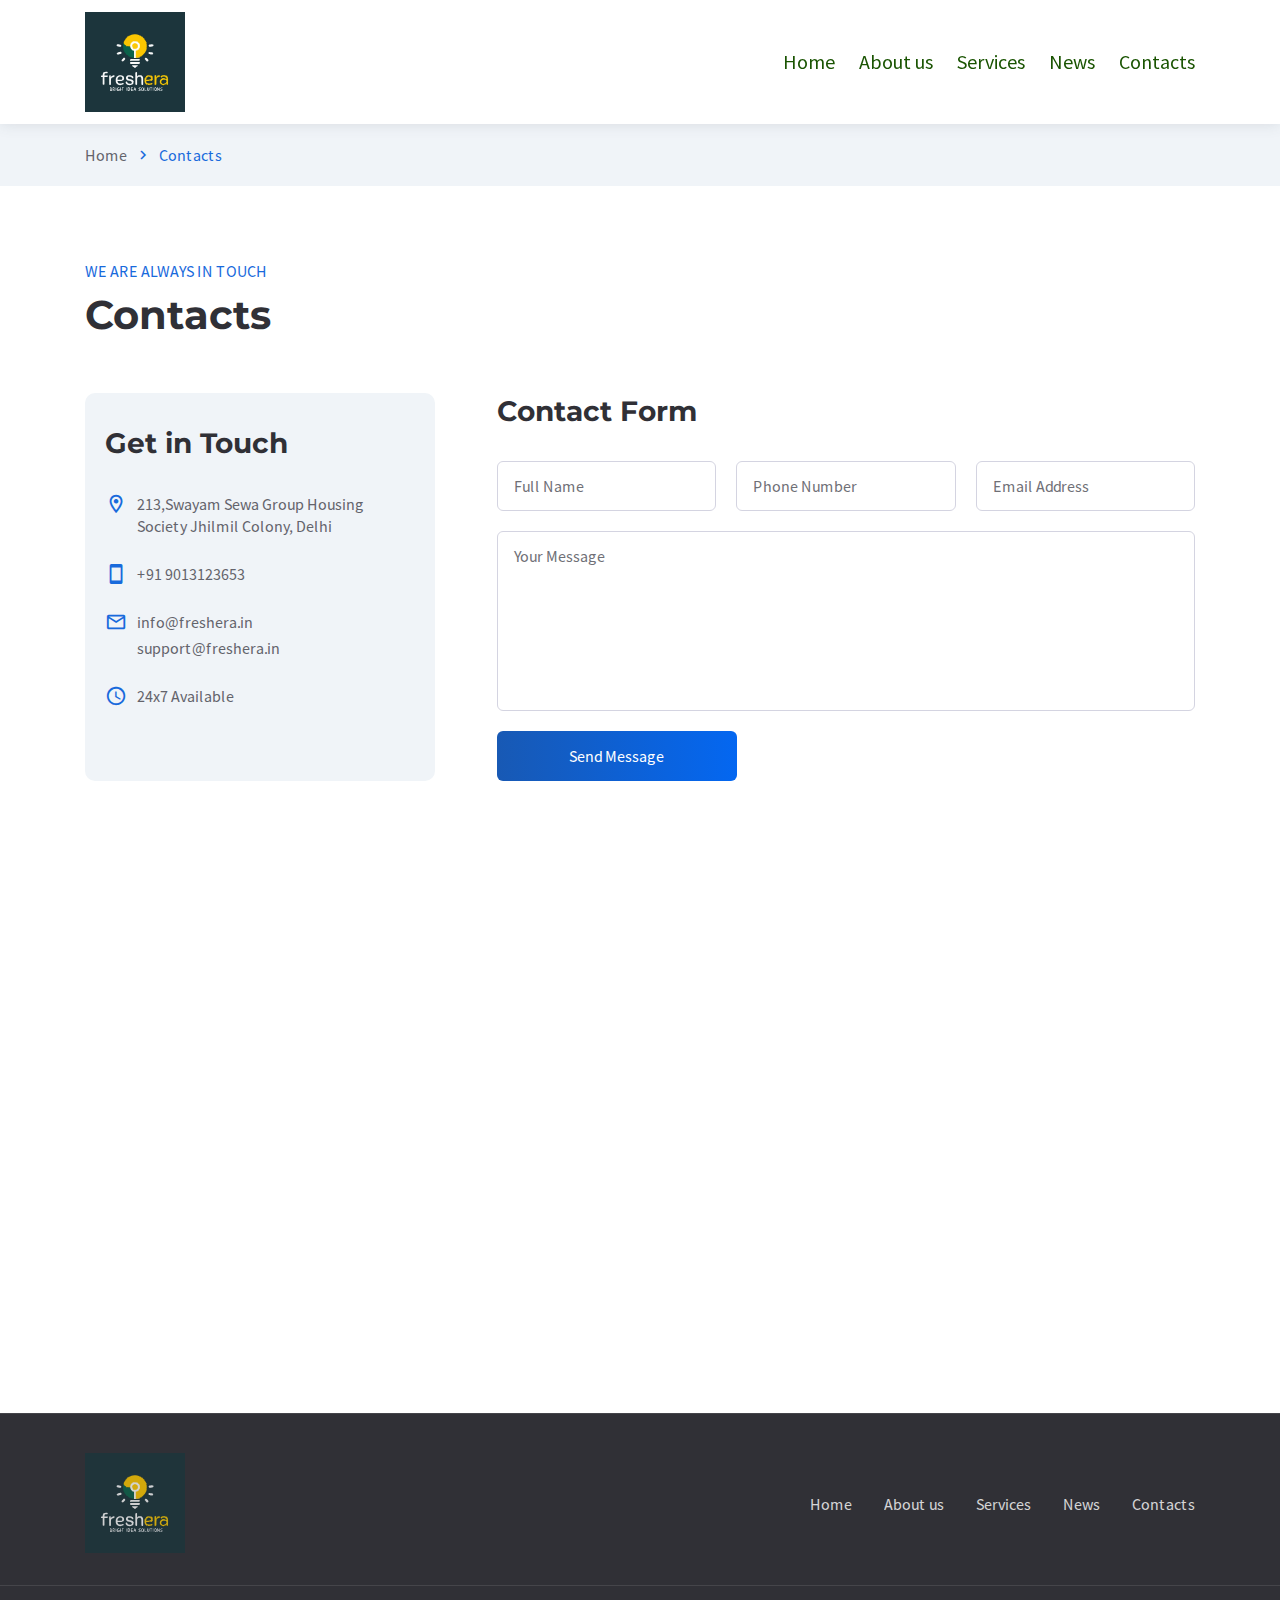
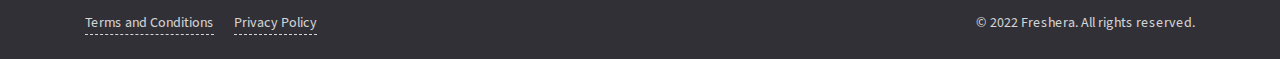
<file: contacts.html>
<!DOCTYPE html><html lang="en">

<head>

    <meta charset="utf-8">

    <title>Freshera</title>

    <meta name="description" content="Description">
    <meta http-equiv="X-UA-Compatible" content="IE=edge">
    <meta name="viewport" content="width=device-width, initial-scale=1, maximum-scale=2">
        
    <link rel="icon" href="assets/img/logoFreshera.svg" type="image/x-icon"> 

    <link rel="stylesheet" href="assets/css/bootstrap-grid.css">
<link rel="stylesheet" href="assets/css/style.css">
    <link rel="preload" href="assets/fonts/source-sans-pro-v21-latin/source-sans-pro-v21-latin-regular.woff2" as="font" type="font/woff2" crossorigin>
<link rel="preload" href="assets/fonts/source-sans-pro-v21-latin/source-sans-pro-v21-latin-700.woff2" as="font" type="font/woff2" crossorigin>
<link rel="preload" href="assets/fonts/montserrat-v25-latin/montserrat-v25-latin-700.woff2" as="font" type="font/woff2" crossorigin>
<link rel="preload" href="assets/fonts/montserrat-v25-latin/montserrat-v25-latin-600.woff2" as="font" type="font/woff2" crossorigin>

<link rel="preload" href="assets/fonts/material-icons/material-icons.woff2" as="font" type="font/woff2" crossorigin>
<link rel="preload" href="assets/fonts/material-icons/material-icons-outlined.woff2" as="font" type="font/woff2" crossorigin>

</head>

<body>

	<main class="main">
		
		<div class="main-inner">

			<!-- Begin mobile main menu -->
<nav class="mmm">
    <div class="mmm-content">
        <ul class="mmm-list">
            <li>
                <a href="index.html">Home</a>
            </li>
            <li>
                <a href="about-us.html">About us</a>
            </li>
            <li>
                <a href="services.html">Services</a>
            </li>
      <!--  <li>
                <a href="typography.html">Typography</a>
            </li>
            <li>
                <a href="tabs-and-accordions.html">Tabs & Accordions</a>
            </li> -->
            <li>
                <a href="news.html">News</a>
            </li>
            <li>
                <a href="contacts.html">Contacts</a>
            </li>
        </ul>
    </div>
</nav><!-- End mobile main menu -->

<header class="header header-minimal">
    <nav class="header-fixed">
        <div class="container">
            <div class="row flex-nowrap align-items-center justify-content-between">
                <div class="col-auto header-fixed-col logo-wrapper">
                    <a href="index.html" class="logoFreshera" title="Freshera">
                        <img src="assets/img/logoFreshera.svg"  alt="Freshera">
                    </a>
                </div>
                <div class="col-auto col-xl col-static header-fixed-col d-none d-xl-block">
                    <div class="row flex-nowrap align-items-center justify-content-end">
                        <div class="col header-fixed-col d-none d-xl-block col-static">
                            <!-- Begin main menu -->
<nav class="main-mnu">
    <ul class="main-mnu-list">
        <li>
            <a href="index.html" data-title="Home">
                <span>Home</span>
            </a>
        </li>
        <li>
            <a href="about-us.html" data-title="About us">
                <span>About us</span>
            </a>
        </li>
        <li>
            <a href="services.html" data-title="Services">
                <span>Services</span>
            </a>
        </li>
   <!-- <li>
            <a href="typography.html" data-title="Typography">
                <span>Typography</span>
            </a>
        </li>
        <li>
            <a href="tabs-and-accordions.html" data-title="Tabs & Accordions">
                <span>Tabs & Accordions</span>
            </a>
        </li> -->
        <li>
            <a href="news.html" data-title="News">
                <span>News</span>
            </a>
        </li>
        <li>
            <a href="contacts.html" data-title="Contacts">
                <span>Contacts</span>
            </a>
        </li>
    </ul>
</nav><!-- End main menu -->
                        </div>
                    </div>
                </div>
                <div class="col-auto d-block d-xl-none header-fixed-col">
                    <div class="main-mnu-btn">
                        <span class="bar bar-1"></span>
                        <span class="bar bar-2"></span>
                        <span class="bar bar-3"></span>
                        <span class="bar bar-4"></span>
                    </div>
                </div>
            </div>
        </div>
    </nav>
</header>

			<!-- Begin bread crumbs -->
			<nav class="bread-crumbs">
				<div class="container">
					<div class="row">
						<div class="col-12">
							<ul class="bread-crumbs-list">
								<li>
									<a href="index.html">Home</a>
									<i class="material-icons md-18">chevron_right</i>
								</li>
								<li>Contacts</li>
							</ul>
						</div>
					</div>
				</div>
			</nav><!-- End bread crumbs -->

			<div class="section">
				<div class="container">
					<div class="row content-items">
						<div class="col-12">
							<div class="section-heading">
								<div class="section-subheading">We are always in touch</div>
								<h1>Contacts</h1>
							</div>
						</div>
						<div class="col-xl-4 col-md-5 content-item">
							<div class="contact-info section-bgc">
								<h3>Get in Touch</h3>
								<ul class="contact-list">
									<li>
										<i class="material-icons material-icons-outlined md-22">location_on</i>
										<div class="footer-contact-info">
											<a href="https://maps.app.goo.gl/7CDT8CPaQBgxY5zu8">
												213,Swayam Sewa Group Housing Society Jhilmil Colony, Delhi
											</a>
										</div>
									</li>
									<li>
										<i class="material-icons material-icons-outlined md-22">smartphone</i>
										<div class="footer-contact-info">
											<a href="tel:+91 9013123653" class="formingHrefTel">+91 9013123653</a>
			
										</div>
									</li>
									<li>
										<i class="material-icons material-icons-outlined md-22">email</i>
										<div class="footer-contact-info">
											<a href="mailto:mail@example.com">info@freshera.in</a>
											<a href="mailto:info@example.com">support@freshera.in</a>
										</div>
									</li>
									<li>
										<i class="material-icons material-icons-outlined md-22">schedule</i>
										<div class="footer-contact-info"><p>24x7 Available	</p></div>
									</li>
								</ul>
							</div>
						</div>
						<div class="col-xl-8 col-md-7 content-item">
							<form  onsubmit="sendEmail();" class="form-submission contact-form contact-form-padding" novalidate>
								<input type="hidden" name="Subject" value="Contact form">
								<div class="row gutters-default">
									<div class="col-12">
										<h3>Contact Form</h3>
									</div>
									<div class="col-xl-4 col-sm-6 col-12">
										<div class="form-field">
											<label for="contact-name" class="form-field-label">Full Name</label>
											<input type="text" class="form-field-input" name="name" value="" autocomplete="off" id="name" required data-pristine-required-message="This field is required.">
										</div>
									</div>
									<div class="col-xl-4 col-sm-6 col-12">
										<div class="form-field">
											<label for="contact-phone" class="form-field-label">Phone Number</label>
											<input type="tel" class="form-field-input mask-phone" name="phone" value="" autocomplete="off" id="phone" required data-pristine-required-message="This field is required.">
										</div>
									</div>
									<div class="col-xl-4 col-12">
										<div class="form-field">
											<label for="contact-email" class="form-field-label">Email Address</label>
											<input type="email" class="form-field-input" name="email" value="" autocomplete="off" id="email" required data-pristine-required-message="This field is required." data-pristine-email-message="Please enter a valid email address.">
										</div>
									</div>
									<div class="col-12">
										<div class="form-field">
											<label for="contact-message" class="form-field-label">Your Message</label>
											<textarea name="message" class="form-field-input" id="message" cols="30" rows="6"></textarea>
										</div>
										<div class="form-btn">
										<form method="post">
											<button type="submit" class="btn btn-w240 ripple"><span>Send Message</span></button>
											</form>
										</div>
									</div>
								</div>
							</form>
						</div>
					</div>
				</div>
			</div>

			<!-- Begin map -->
			<!-- https://maps.app.goo.gl/7CDT8CPaQBgxY5zu8

			-->
			<div class="map">
				<iframe class="lazy" data-src="https://maps.google.com/maps?width=100%25&amp;height=600&amp;hl=en&amp;q=213,Swayam%20Sewa%20Group%20Housing%20Society%20Jhilmil%20Colony,%20Delhi+(Business)&amp;t=&amp;z=14&amp;ie=UTF8&amp;iwloc=B&amp;output=embed"></iframe>
			</div><!-- End map -->

		</div>

		

<!-- Begin footer -->
<footer class="footer footer-minimal">
    <div class="footer-main">
        <div class="container">
            <div class="row items align-items-center">
                <div class="col-lg-3 col-md-4 col-12 item">
                    <div class="widget-brand-info">
                        <div class="widget-brand-info-main">
                            <a href="index.html" class="logoFreshera" title="Freshera">
                                <img data-src="assets/img/logoFreshera.svg" class="lazy"  src="assets/img/logoFreshera.svg" alt="Freshera" data-loaded="true" style="opacity: 1;">
                            </a>
                        </div>
                    </div>
                </div>
                <div class="col-md item">
                    <div class="footer-item">
                        <nav class="footer-nav">
                            <ul class="footer-mnu footer-mnu-line">
                              <li><a href="index.html" class="hover-link" data-title="Home"><span>Home</span></a></li>
                                <li><a href="about-us.html" class="hover-link" data-title="About us"><span>About us</span></a></li>
                                <li><a href="services.html" class="hover-link" data-title="Services"><span>Services</span></a></li>
                                <li><a href="news.html" class="hover-link" data-title="News"><span>News</span></a></li>
                                <li><a href="contacts.html" class="hover-link" data-title="Contacts"><span>Contacts</span></a></li>
                            </ul>
                        </nav>
                    </div>
                </div>
            </div>
        </div>
    </div>
    <div class="footer-bottom">
        <div class="container">
            <div class="row justify-content-between items">
                <div class="col-md-auto col-12 item">
                    <nav class="footer-links">
                        <ul>
                            <li><a href="terms-and-conditions.html">Terms and Conditions</a></li>
                            <li><a href="privacy-policy.html">Privacy Policy</a></li>
                        </ul>
                    </nav>
                </div>
                <div class="col-md-auto col-12 item">
                    <div class="copyright">© 2022 Freshera. All rights reserved.</div>
                </div>
            </div>
        </div>
    </div>
</footer><!-- End footer -->

	</main><!-- End main -->

	<script src="assets/libs/jquery/jquery.min.js"></script>
<script src="assets/libs/lozad/lozad.min.js"></script>
<script src="assets/libs/device/device.js"></script>
<script src="assets/libs/spincrement/jquery.spincrement.min.js"></script>
<script src="assets/libs/pristine/pristine.min.js"></script>
<script src="assets/js/custom.js"></script>
<script src="assets/js/forms.js"></script>
<script src="https://smtpjs.com/v3/smtp.js">
</script>
 
    <script type="text/javascript">
        function sendEmail() {
		var userName=document.getElementById('name').value;
		var userPhoneNumber=document.getElementById('phone').value;
		var userEmail=document.getElementById('email').value;
		var userMessage=document.getElementById('message').value;
		var messageBody= "Name : " +userName + 
			"<br/> Phone : " + userPhoneNumber +
			"<br/> Email : " + userEmail +
			"<br/> Message : " + userMessage;
		
            Email.send({
                Host: "smtp.elasticemail.com",
                Username: "admin@freshera.in",
                Password: "C96578D756D082FAFA0DB90829DA491B2F79",
                To: 'admin@freshera.in',
                From: 'admin@freshera.in',
                Subject: "Sending Email using javascript",
                Body: messageBody
            })
                .then(function (message) {
                    alert("mail sent successfully")
                });
        }
    </script>

</body>
</html>
</file>
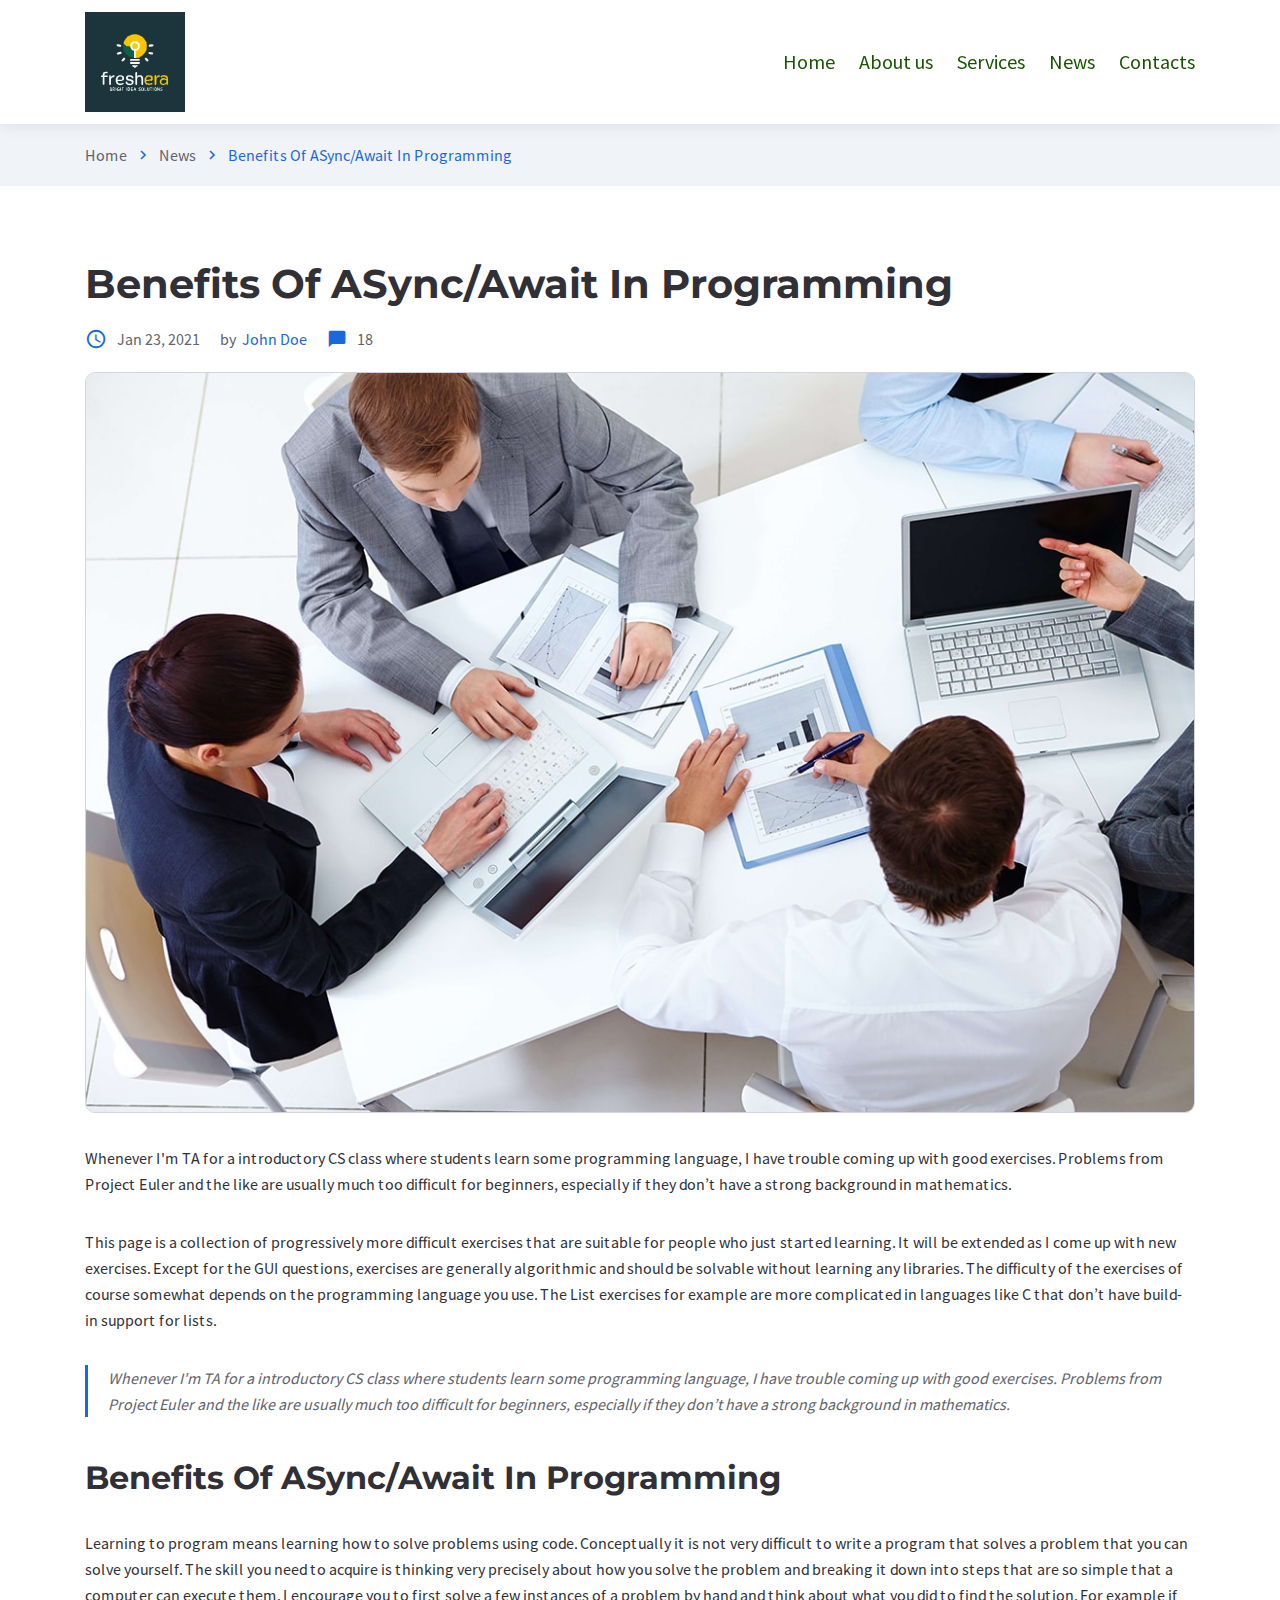
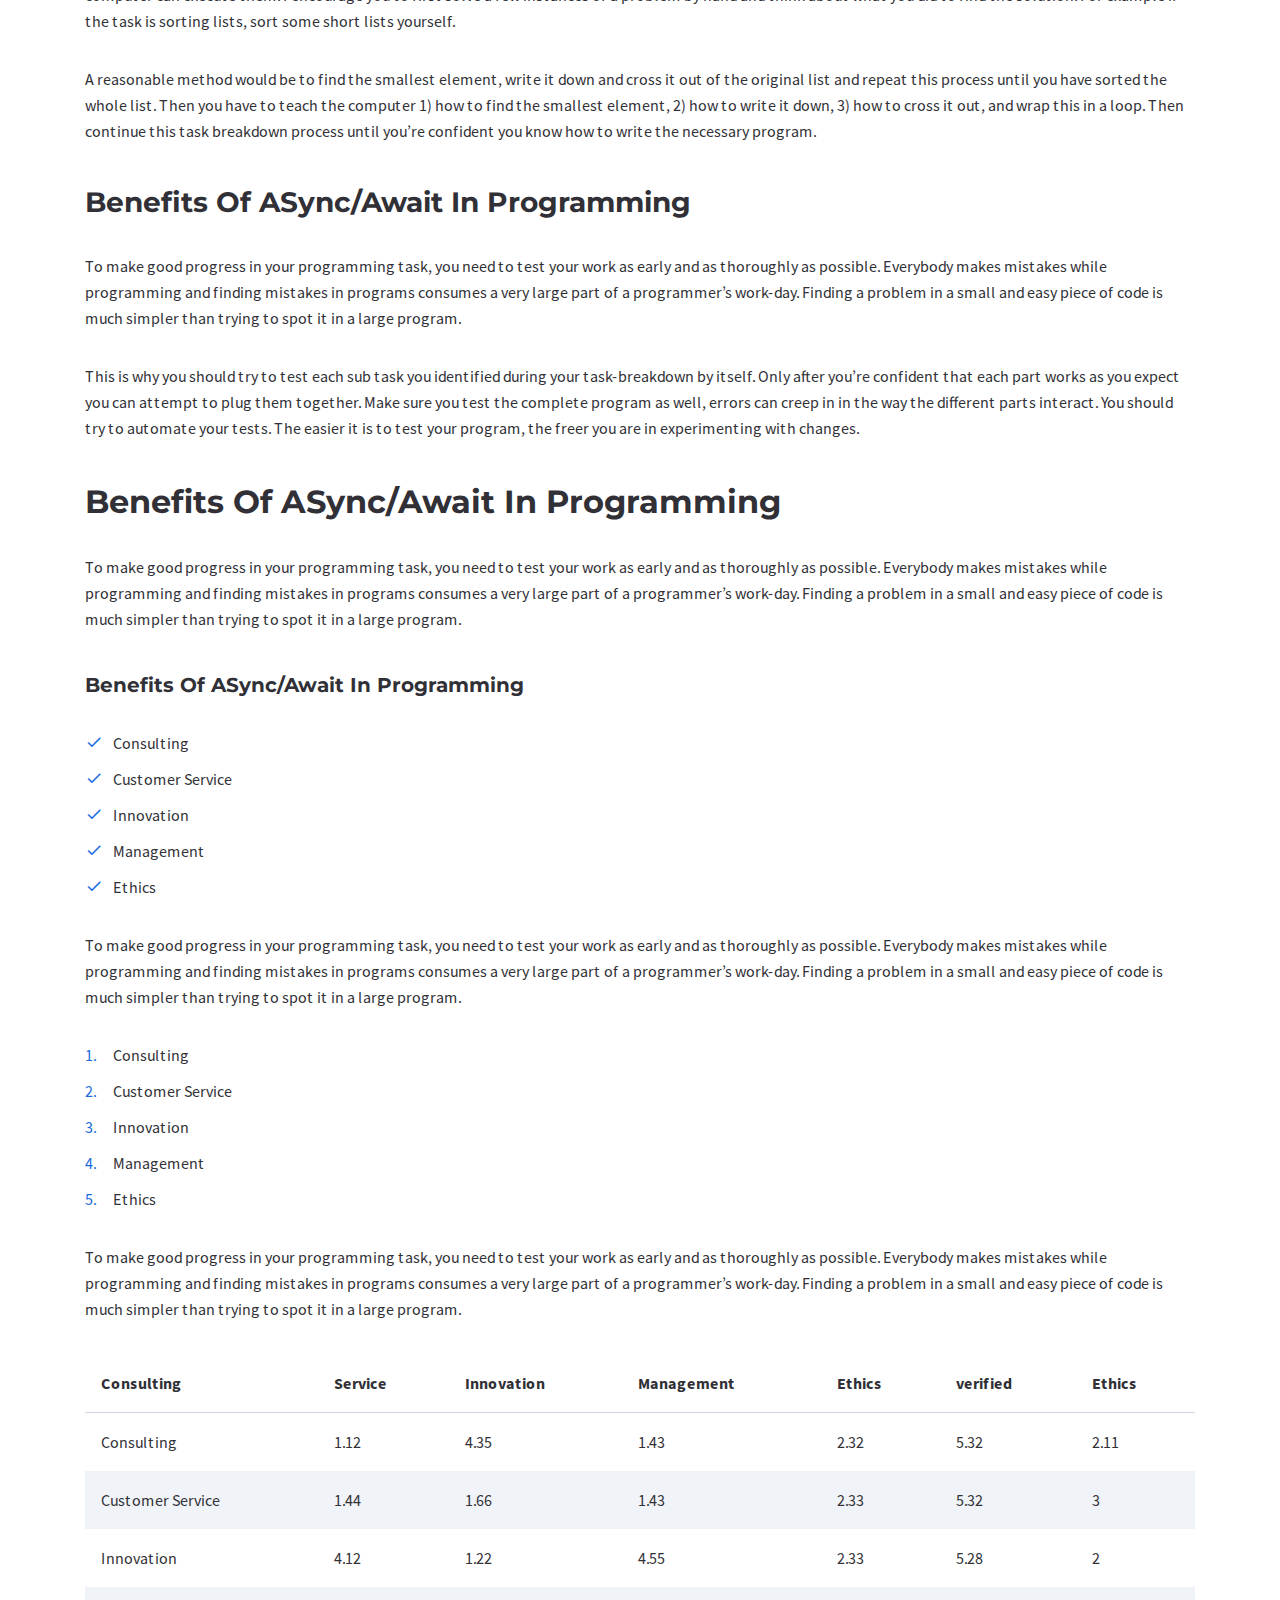
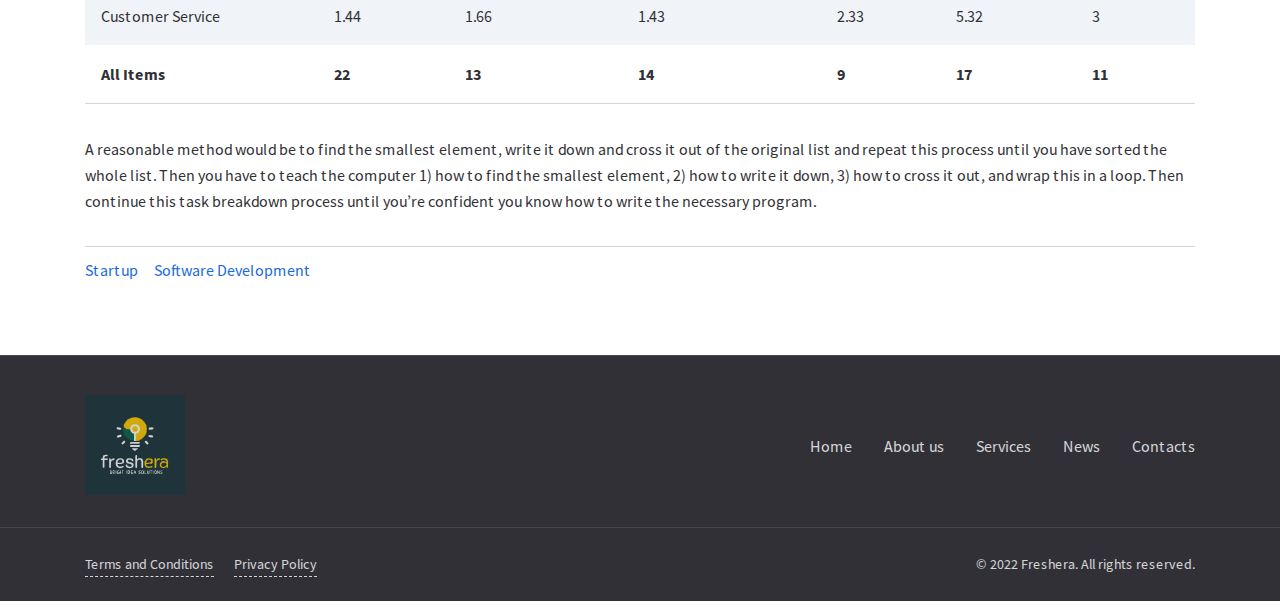
<file: news-post.html>
<!DOCTYPE html><html lang="en">

<head>

    <meta charset="utf-8">

    <title>Freshera</title>

    <meta name="description" content="Description">
    <meta http-equiv="X-UA-Compatible" content="IE=edge">
    <meta name="viewport" content="width=device-width, initial-scale=1, maximum-scale=2">
        
    <link rel="icon" href="assets/img/logoFreshera.svg" type="image/x-icon"> 

    <link rel="stylesheet" href="assets/css/bootstrap-grid.css">
<link rel="stylesheet" href="assets/css/style.css">
    <link rel="preload" href="assets/fonts/source-sans-pro-v21-latin/source-sans-pro-v21-latin-regular.woff2" as="font" type="font/woff2" crossorigin>
<link rel="preload" href="assets/fonts/source-sans-pro-v21-latin/source-sans-pro-v21-latin-700.woff2" as="font" type="font/woff2" crossorigin>
<link rel="preload" href="assets/fonts/montserrat-v25-latin/montserrat-v25-latin-700.woff2" as="font" type="font/woff2" crossorigin>
<link rel="preload" href="assets/fonts/montserrat-v25-latin/montserrat-v25-latin-600.woff2" as="font" type="font/woff2" crossorigin>

<link rel="preload" href="assets/fonts/material-icons/material-icons.woff2" as="font" type="font/woff2" crossorigin>
<link rel="preload" href="assets/fonts/material-icons/material-icons-outlined.woff2" as="font" type="font/woff2" crossorigin>

</head>

<body>

	<main class="main">
		
		<div class="main-inner">

			<!-- Begin mobile main menu -->
<nav class="mmm">
    <div class="mmm-content">
        <ul class="mmm-list">
            <li>
                <a href="index.html">Home</a>
            </li>
            <li>
                <a href="about-us.html">About us</a>
            </li>
            <li>
                <a href="services.html">Services</a>
            </li>
     <!--   <li>
                <a href="typography.html">Typography</a>
            </li>
            <li>
                <a href="tabs-and-accordions.html">Tabs & Accordions</a>
            </li>
            <li> -->
                <a href="news.html">News</a>
            </li>
            <li>
                <a href="contacts.html">Contacts</a>
            </li>
        </ul>
    </div>
</nav><!-- End mobile main menu -->

<header class="header header-minimal">
    <nav class="header-fixed">
        <div class="container">
            <div class="row flex-nowrap align-items-center justify-content-between">
                <div class="col-auto header-fixed-col logo-wrapper">
                    <a href="index.html" class="logoFreshera" title="Freshera">
                        <img src="assets/img/logoFreshera.svg"  alt="Freshera">
                    </a>
                </div>
                <div class="col-auto col-xl col-static header-fixed-col d-none d-xl-block">
                    <div class="row flex-nowrap align-items-center justify-content-end">
                        <div class="col header-fixed-col d-none d-xl-block col-static">
                            <!-- Begin main menu -->
<nav class="main-mnu">
    <ul class="main-mnu-list">
        <li>
            <a href="index.html" data-title="Home">
                <span>Home</span>
            </a>
        </li>
        <li>
            <a href="about-us.html" data-title="About us">
                <span>About us</span>
            </a>
        </li>
        <li>
            <a href="services.html" data-title="Services">
                <span>Services</span>
            </a>
        </li>
   <!-- <li>
            <a href="typography.html" data-title="Typography">
                <span>Typography</span>
            </a>
        </li>
        <li>
            <a href="tabs-and-accordions.html" data-title="Tabs & Accordions">
                <span>Tabs & Accordions</span>
            </a>
        </li> -->
        <li>
            <a href="news.html" data-title="News">
                <span>News</span>
            </a>
        </li>
        <li>
            <a href="contacts.html" data-title="Contacts">
                <span>Contacts</span>
            </a>
        </li>
    </ul>
</nav><!-- End main menu -->
                        </div>
                    </div>
                </div>
                <div class="col-auto d-block d-xl-none header-fixed-col">
                    <div class="main-mnu-btn">
                        <span class="bar bar-1"></span>
                        <span class="bar bar-2"></span>
                        <span class="bar bar-3"></span>
                        <span class="bar bar-4"></span>
                    </div>
                </div>
            </div>
        </div>
    </nav>
</header>

			<!-- Begin bread crumbs -->
			<nav class="bread-crumbs">
				<div class="container">
					<div class="row">
						<div class="col-12">
							<ul class="bread-crumbs-list">
								<li><a href="index.html">Home</a><i class="material-icons md-18">chevron_right</i></li>
								<li><a href="news.html">News</a><i class="material-icons md-18">chevron_right</i></li>
								<li>Benefits Of ASync/Await In Programming</li>
							</ul>
						</div>
					</div>
				</div>
			</nav><!-- End bread crumbs -->

			<div class="section">
				<div class="container">
					<div class="row">
						<div class="col-12">
							<div class="news-post">
								<header class="news-post-header">
									<h1 class="news-post-title">Benefits Of ASync/Await In Programming</h1>
									<div class="news-post-meta">
										<div class="news-post-meta-item">
											<i class="material-icons md-22">access_time</i>
											<span>Jan 23, 2021</span>
										</div>
										<div class="news-post-meta-item">
											<span>by &nbsp;</span>
											<a href="#!">John Doe</a>
										</div>
										<div class="news-post-meta-item">
											<i class="material-icons md-20">chat_bubble</i>
											<span>18</span>
										</div>
									</div>
									<div class="news-post-img item-bordered item-border-radius">
										<img data-src="assets/img/news-post.jpg" class="img-responsive lazy" src="[data-uri]" alt="">
									</div>
								</header>
								<article class="news-post-article content">
									<p>Whenever I'm TA for a introductory CS class where students learn some programming language, I have trouble coming up with good exercises. Problems from Project Euler and the like are usually much too difficult for beginners, especially if they don’t have a strong background in mathematics.</p>
									<p>This page is a collection of progressively more difficult exercises that are suitable for people who just started learning. It will be extended as I come up with new exercises. Except for the GUI questions, exercises are generally algorithmic and should be solvable without learning any libraries. The difficulty of the exercises of course somewhat depends on the programming language you use. The List exercises for example are more complicated in languages like C that don’t have build-in support for lists.</p>
									<blockquote>Whenever I'm TA for a introductory CS class where students learn some programming language, I have trouble coming up with good exercises. Problems from Project Euler and the like are usually much too difficult for beginners, especially if they don’t have a strong background in mathematics.</blockquote>
									<h2>Benefits Of ASync/Await In Programming</h2>
									<p>Learning to program means learning how to solve problems using code. Conceptually it is not very difficult to write a program that solves a problem that you can solve yourself. The skill you need to acquire is thinking very precisely about how you solve the problem and breaking it down into steps that are so simple that a computer can execute them. I encourage you to first solve a few instances of a problem by hand and think about what you did to find the solution. For example if the task is sorting lists, sort some short lists yourself.</p>
									<p>A reasonable method would be to find the smallest element, write it down and cross it out of the original list and repeat this process until you have sorted the whole list. Then you have to teach the computer 1) how to find the smallest element, 2) how to write it down, 3) how to cross it out, and wrap this in a loop. Then continue this task breakdown process until you’re confident you know how to write the necessary program.</p>
									<h3>Benefits Of ASync/Await In Programming</h3>
									<p>To make good progress in your programming task, you need to test your work as early and as thoroughly as possible. Everybody makes mistakes while programming and finding mistakes in programs consumes a very large part of a programmer’s work-day. Finding a problem in a small and easy piece of code is much simpler than trying to spot it in a large program. </p>
									<p>This is why you should try to test each sub task you identified during your task-breakdown by itself. Only after you’re confident that each part works as you expect you can attempt to plug them together. Make sure you test the complete program as well, errors can creep in in the way the different parts interact. You should try to automate your tests. The easier it is to test your program, the freer you are in experimenting with changes.</p>
									<h2>Benefits Of ASync/Await In Programming</h2>
									<p>To make good progress in your programming task, you need to test your work as early and as thoroughly as possible. Everybody makes mistakes while programming and finding mistakes in programs consumes a very large part of a programmer’s work-day. Finding a problem in a small and easy piece of code is much simpler than trying to spot it in a large program. </p>
									<h5>Benefits Of ASync/Await In Programming</h5>
									<ul>
										<li>Consulting</li>
										<li>Customer Service</li>
										<li>Innovation</li>
										<li>Management</li>
										<li>Ethics</li>
									</ul>
									<p>To make good progress in your programming task, you need to test your work as early and as thoroughly as possible. Everybody makes mistakes while programming and finding mistakes in programs consumes a very large part of a programmer’s work-day. Finding a problem in a small and easy piece of code is much simpler than trying to spot it in a large program. </p>
									<ol>
										<li>Consulting</li>
										<li>Customer Service</li>
										<li>Innovation</li>
										<li>Management</li>
										<li>Ethics</li>
									</ol>
									<p>To make good progress in your programming task, you need to test your work as early and as thoroughly as possible. Everybody makes mistakes while programming and finding mistakes in programs consumes a very large part of a programmer’s work-day. Finding a problem in a small and easy piece of code is much simpler than trying to spot it in a large program. </p>
									<table>
										<thead>
											<tr>
												<th>Consulting</th>
												<th>Service</th>
												<th>Innovation</th>
												<th>Management</th>
												<th>Ethics</th>
												<th>verified </th>
												<th>Ethics</th>
											</tr>
										</thead>
										<tbody>
											<tr>
												<td>Consulting</td>
												<td>1.12</td>
												<td>4.35</td>
												<td>1.43</td>
												<td>2.32</td>
												<td>5.32</td>
												<td>2.11</td>
											</tr>
											<tr>
												<td>Customer Service</td>
												<td>1.44</td>
												<td>1.66</td>
												<td>1.43</td>
												<td>2.33</td>
												<td>5.32</td>
												<td>3</td>
											</tr>
											<tr>
												<td>Innovation</td>
												<td>4.12</td>
												<td>1.22</td>
												<td>4.55</td>
												<td>2.33</td>
												<td>5.28</td>
												<td>2</td>
											</tr>
											<tr>
												<td>Customer Service</td>
												<td>1.44</td>
												<td>1.66</td>
												<td>1.43</td>
												<td>2.33</td>
												<td>5.32</td>
												<td>3</td>
											</tr>
										</tbody>
										<tfoot>
											<tr>
												<td>All Items</td>
												<td>22</td>
												<td>13</td>
												<td>14</td>
												<td>9</td>
												<td>17</td>
												<td>11</td>
											</tr>
										</tfoot>
									</table>
									<p>A reasonable method would be to find the smallest element, write it down and cross it out of the original list and repeat this process until you have sorted the whole list. Then you have to teach the computer 1) how to find the smallest element, 2) how to write it down, 3) how to cross it out, and wrap this in a loop. Then continue this task breakdown process until you’re confident you know how to write the necessary program.</p>
								</article>
								<footer class="news-post-footer">
									<div class="row align-items-center justify-content-between items">
										<div class="col-md col-12 item">
											<ul class="news-post-cat">
												<li><a href="#!">Startup</a></li>
												<li><a href="#!">Software Development</a></li>
											</ul>
										</div>
									</div>
								</footer>
							</div>
						</div>
					</div>
				</div>
			</div>

		</div>

	
<!-- Begin footer -->
<footer class="footer footer-minimal">
    <div class="footer-main">
        <div class="container">
            <div class="row items align-items-center">
                <div class="col-lg-3 col-md-4 col-12 item">
                    <div class="widget-brand-info">
                        <div class="widget-brand-info-main">
                            <a href="index.html" class="logoFreshera" title="Freshera">
                                <img data-src="assets/img/logoFreshera.svg" class="lazy"  src="assets/img/logoFreshera.svg" alt="Freshera" data-loaded="true" style="opacity: 1;">
                            </a>
                        </div>
                    </div>
                </div>
                <div class="col-md item">
                    <div class="footer-item">
                        <nav class="footer-nav">
                            <ul class="footer-mnu footer-mnu-line">
                               <li><a href="index.html" class="hover-link" data-title="Home"><span>Home</span></a></li>
                                <li><a href="about-us.html" class="hover-link" data-title="About us"><span>About us</span></a></li>
                                <li><a href="services.html" class="hover-link" data-title="Services"><span>Services</span></a></li>
                                <li><a href="news.html" class="hover-link" data-title="News"><span>News</span></a></li>
                                <li><a href="contacts.html" class="hover-link" data-title="Contacts"><span>Contacts</span></a></li>
                            </ul>
                        </nav>
                    </div>
                </div>
            </div>
        </div>
    </div>
    <div class="footer-bottom">
        <div class="container">
            <div class="row justify-content-between items">
                <div class="col-md-auto col-12 item">
                    <nav class="footer-links">
                        <ul>
                            <li><a href="terms-and-conditions.html">Terms and Conditions</a></li>
                            <li><a href="privacy-policy.html">Privacy Policy</a></li>
                        </ul>
                    </nav>
                </div>
                <div class="col-md-auto col-12 item">
                    <div class="copyright">© 2022 Freshera. All rights reserved.</div>
                </div>
            </div>
        </div>
    </div>
</footer><!-- End footer -->

	</main><!-- End main -->

	<script src="assets/libs/jquery/jquery.min.js"></script>
<script src="assets/libs/lozad/lozad.min.js"></script>
<script src="assets/libs/device/device.js"></script>
<script src="assets/libs/spincrement/jquery.spincrement.min.js"></script>
<script src="assets/libs/pristine/pristine.min.js"></script>
<script src="assets/js/custom.js"></script>
<script src="assets/js/forms.js"></script>
	
</body>
</html>
</file>
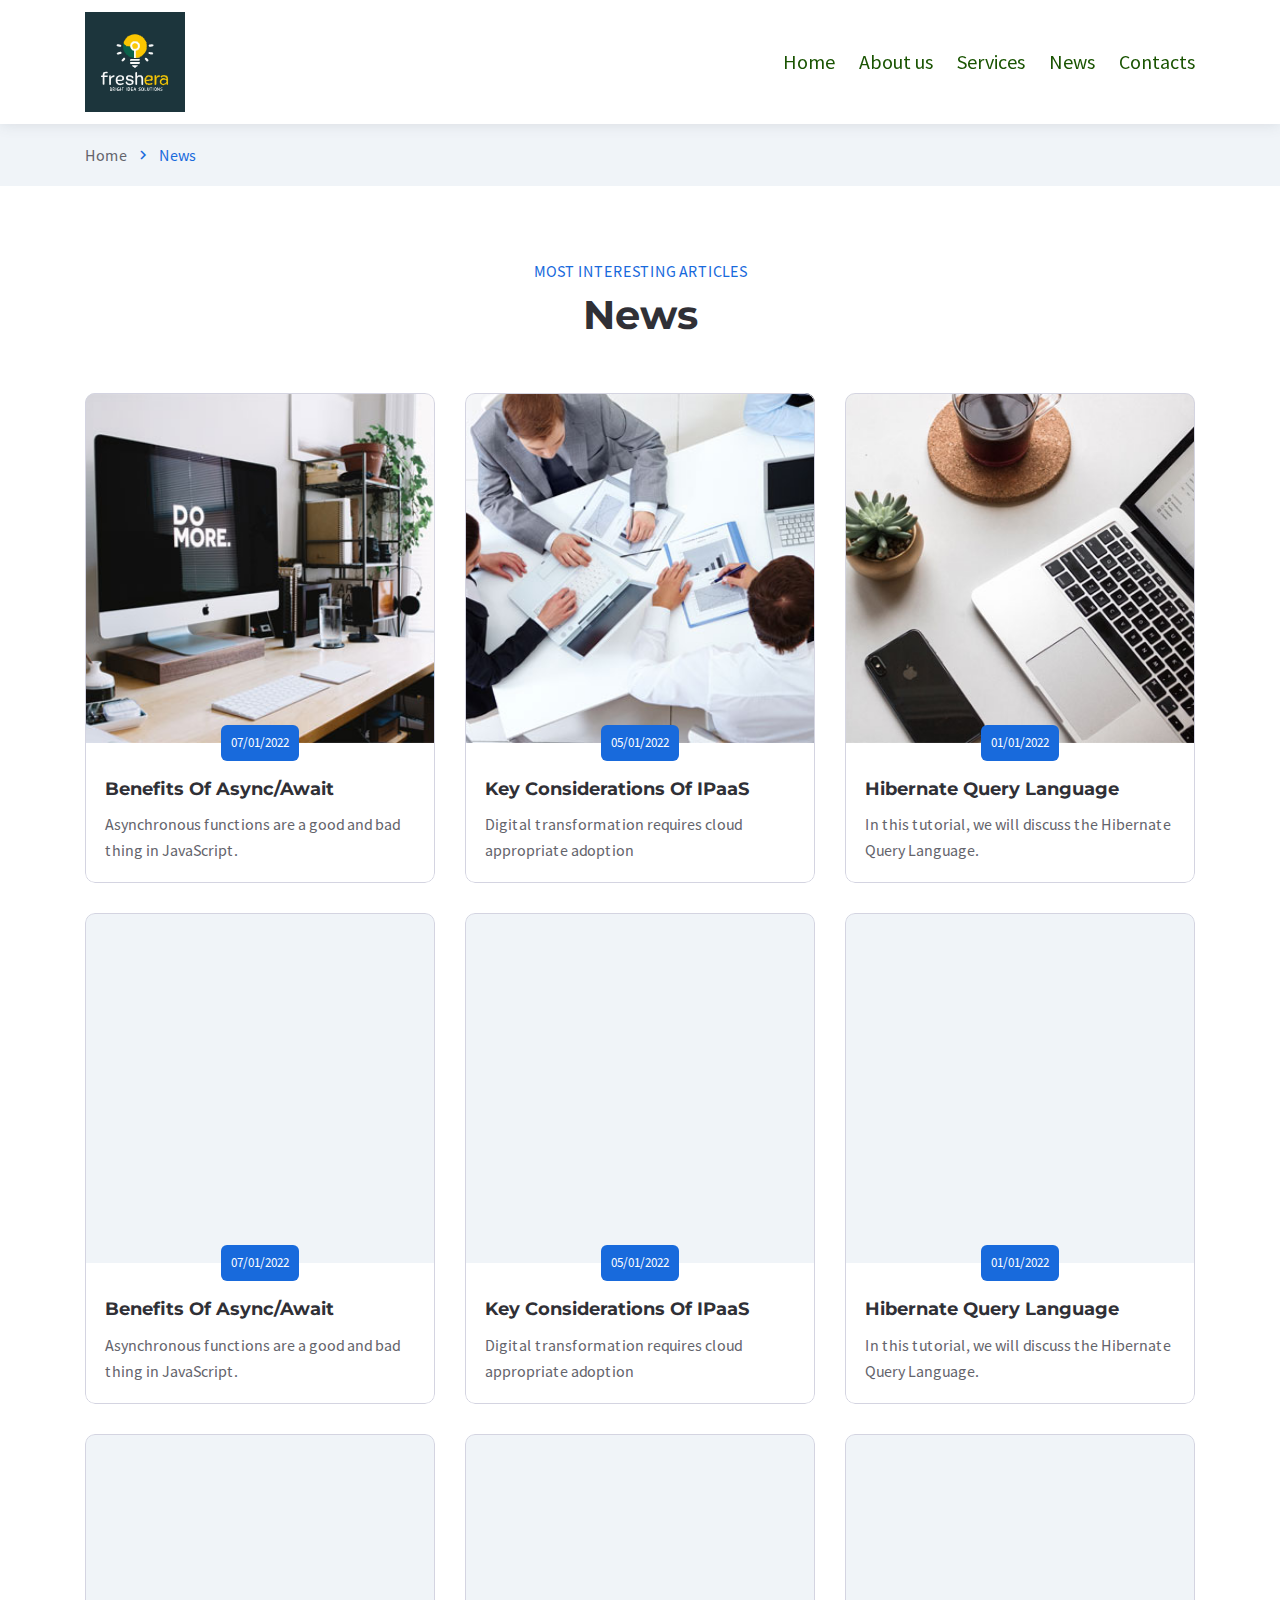
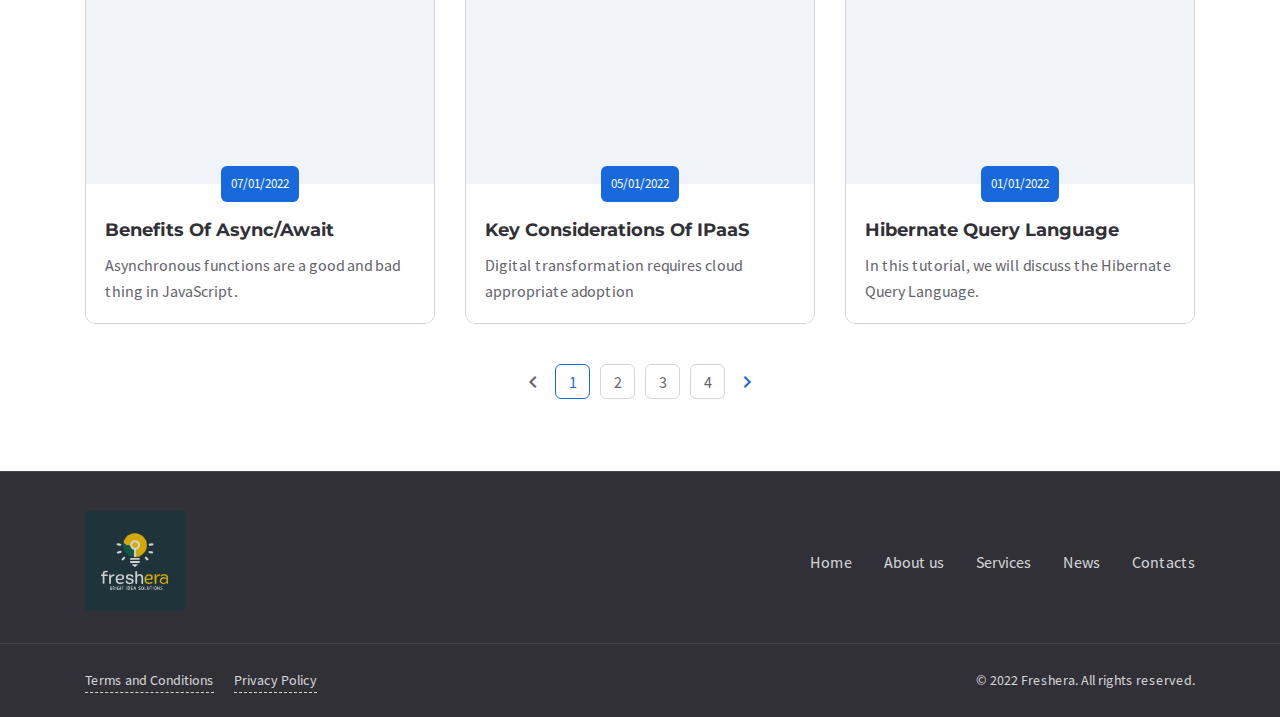
<file: news.html>
<!DOCTYPE html><html lang="en">

<head>

    <meta charset="utf-8">

    <title>Freshera</title>

    <meta name="description" content="Description">
    <meta http-equiv="X-UA-Compatible" content="IE=edge">
    <meta name="viewport" content="width=device-width, initial-scale=1, maximum-scale=2">
        
    <link rel="icon" href="assets/img/logoFreshera.svg" type="image/x-icon"> 

    <link rel="stylesheet" href="assets/css/bootstrap-grid.css">
<link rel="stylesheet" href="assets/css/style.css">
    <link rel="preload" href="assets/fonts/source-sans-pro-v21-latin/source-sans-pro-v21-latin-regular.woff2" as="font" type="font/woff2" crossorigin>
<link rel="preload" href="assets/fonts/source-sans-pro-v21-latin/source-sans-pro-v21-latin-700.woff2" as="font" type="font/woff2" crossorigin>
<link rel="preload" href="assets/fonts/montserrat-v25-latin/montserrat-v25-latin-700.woff2" as="font" type="font/woff2" crossorigin>
<link rel="preload" href="assets/fonts/montserrat-v25-latin/montserrat-v25-latin-600.woff2" as="font" type="font/woff2" crossorigin>

<link rel="preload" href="assets/fonts/material-icons/material-icons.woff2" as="font" type="font/woff2" crossorigin>
<link rel="preload" href="assets/fonts/material-icons/material-icons-outlined.woff2" as="font" type="font/woff2" crossorigin>

</head>

<body>

	<main class="main">
		
		<div class="main-inner">

			<!-- Begin mobile main menu -->
<nav class="mmm">
    <div class="mmm-content">
        <ul class="mmm-list">
            <li>
                <a href="index.html">Home</a>
            </li>
            <li>
                <a href="about-us.html">About us</a>
            </li>
            <li>
                <a href="services.html">Services</a>
            </li>
     <!--   <li>
                <a href="typography.html">Typography</a>
            </li>
            <li>
                <a href="tabs-and-accordions.html">Tabs & Accordions</a>
            </li> -->
            <li>
                <a href="news.html">News</a>
            </li>
            <li>
                <a href="contacts.html">Contacts</a>
            </li>
        </ul>
    </div>
</nav><!-- End mobile main menu -->

<header class="header header-minimal">
    <nav class="header-fixed">
        <div class="container">
            <div class="row flex-nowrap align-items-center justify-content-between">
                <div class="col-auto header-fixed-col logo-wrapper">
                    <a href="index.html" class="logoFreshera" title="Freshera">
                        <img src="assets/img/logoFreshera.svg" alt="Freshera">
                    </a>
                </div>
                <div class="col-auto col-xl col-static header-fixed-col d-none d-xl-block">
                    <div class="row flex-nowrap align-items-center justify-content-end">
                        <div class="col header-fixed-col d-none d-xl-block col-static">
                            <!-- Begin main menu -->
<nav class="main-mnu">
    <ul class="main-mnu-list">
        <li>
            <a href="index.html" data-title="Home">
                <span>Home</span>
            </a>
        </li>
        <li>
            <a href="about-us.html" data-title="About us">
                <span>About us</span>
            </a>
        </li>
        <li>
            <a href="services.html" data-title="Services">
                <span>Services</span>
            </a>
        </li>
  <!--  <li>
            <a href="typography.html" data-title="Typography">
                <span>Typography</span>
            </a>
        </li>
        <li>
            <a href="tabs-and-accordions.html" data-title="Tabs & Accordions">
                <span>Tabs & Accordions</span>
            </a>
        </li> -->
        <li>
            <a href="news.html" data-title="News">
                <span>News</span>
            </a>
        </li>
        <li>
            <a href="contacts.html" data-title="Contacts">
                <span>Contacts</span>
            </a>
        </li>
    </ul>
</nav><!-- End main menu -->
                        </div>
                    </div>
                </div>
                <div class="col-auto d-block d-xl-none header-fixed-col">
                    <div class="main-mnu-btn">
                        <span class="bar bar-1"></span>
                        <span class="bar bar-2"></span>
                        <span class="bar bar-3"></span>
                        <span class="bar bar-4"></span>
                    </div>
                </div>
            </div>
        </div>
    </nav>
</header>

			<!-- Begin bread crumbs -->
			<nav class="bread-crumbs">
				<div class="container">
					<div class="row">
						<div class="col-12">
							<ul class="bread-crumbs-list">
								<li>
									<a href="index.html">Home</a>
									<i class="material-icons md-18">chevron_right</i>
								</li>
								<li>News</li>
							</ul>
						</div>
					</div>
				</div>
			</nav><!-- End bread crumbs -->

			<div class="section">
				<div class="container">
					<div class="row">
						<div class="col-12">
							<div class="section-heading heading-center section-heading-animate">
								<div class="section-subheading">most interesting articles</div>
								<h1>News</h1>
							</div>
						</div>
						<div class="col-lg-4 col-md-6 col-12 item">
							<!-- Begin news item -->
							<article class="news-item item-style">
								<a href="news-post.html" class="news-item-img el">
									<img data-src="assets/img/news-img-1.jpg" class="lazy" src="[data-uri]" alt="">
								</a>
								<div class="news-item-info">
									<div class="news-item-date">07/01/2022</div>
									<h2 class="news-item-heading item-heading">
										<a href="news-post.html" title="Benefits Of Async/Await">Benefits Of Async/Await</a>
									</h2>
									<div class="news-item-desc">
										<p>Asynchronous functions are a good and bad thing in JavaScript.</p>
									</div>
								</div>
							</article><!-- End news item -->
						</div>
						<div class="col-lg-4 col-md-6 col-12 item">
							<!-- Begin news item -->
							<article class="news-item item-style">
								<a href="news-post.html" class="news-item-img el">
									<img data-src="assets/img/news-img-2.jpg" class="lazy" src="[data-uri]" alt="">
								</a>
								<div class="news-item-info">
									<div class="news-item-date">05/01/2022</div>
									<h2 class="news-item-heading item-heading">
										<a href="news-post.html" title="Key Considerations Of IPaaS">Key Considerations Of IPaaS</a>
									</h2>
									<div class="news-item-desc">
										<p>Digital transformation requires cloud appropriate adoption</p>
									</div>
								</div>
							</article><!-- End news item -->
						</div>
						<div class="col-lg-4 col-md-6 col-12 item">
							<!-- Begin news item -->
							<article class="news-item item-style">
								<a href="news-post.html" class="news-item-img el">
									<img data-src="assets/img/news-img-3.jpg" class="lazy" src="[data-uri]" alt="">
								</a>
								<div class="news-item-info">
									<div class="news-item-date">01/01/2022</div>
									<h2 class="news-item-heading item-heading">
										<a href="news-post.html" title="Hibernate Query Language">Hibernate Query Language</a>
									</h2>
									<div class="news-item-desc">
										<p>In this tutorial, we will discuss the Hibernate Query Language. </p>
									</div>
								</div>
							</article><!-- End news item -->
						</div>
						<div class="col-lg-4 col-md-6 col-12 item">
							<!-- Begin news item -->
							<article class="news-item item-style">
								<a href="news-post.html" class="news-item-img el">
									<img data-src="assets/img/news-img-1.jpg" class="lazy" src="[data-uri]" alt="">
								</a>
								<div class="news-item-info">
									<div class="news-item-date">07/01/2022</div>
									<h2 class="news-item-heading item-heading">
										<a href="news-post.html" title="Benefits Of Async/Await">Benefits Of Async/Await</a>
									</h2>
									<div class="news-item-desc">
										<p>Asynchronous functions are a good and bad thing in JavaScript.</p>
									</div>
								</div>
							</article><!-- End news item -->
						</div>
						<div class="col-lg-4 col-md-6 col-12 item">
							<!-- Begin news item -->
							<article class="news-item item-style">
								<a href="news-post.html" class="news-item-img el">
									<img data-src="assets/img/news-img-2.jpg" class="lazy" src="[data-uri]" alt="">
								</a>
								<div class="news-item-info">
									<div class="news-item-date">05/01/2022</div>
									<h2 class="news-item-heading item-heading">
										<a href="news-post.html" title="Key Considerations Of IPaaS">Key Considerations Of IPaaS</a>
									</h2>
									<div class="news-item-desc">
										<p>Digital transformation requires cloud appropriate adoption</p>
									</div>
								</div>
							</article><!-- End news item -->
						</div>
						<div class="col-lg-4 col-md-6 col-12 item">
							<!-- Begin news item -->
							<article class="news-item item-style">
								<a href="news-post.html" class="news-item-img el">
									<img data-src="assets/img/news-img-3.jpg" class="lazy" src="[data-uri]" alt="">
								</a>
								<div class="news-item-info">
									<div class="news-item-date">01/01/2022</div>
									<h2 class="news-item-heading item-heading">
										<a href="news-post.html" title="Hibernate Query Language">Hibernate Query Language</a>
									</h2>
									<div class="news-item-desc">
										<p>In this tutorial, we will discuss the Hibernate Query Language. </p>
									</div>
								</div>
							</article><!-- End news item -->
						</div>
						<div class="col-lg-4 col-md-6 col-12 item">
							<!-- Begin news item -->
							<article class="news-item item-style">
								<a href="news-post.html" class="news-item-img el">
									<img data-src="assets/img/news-img-1.jpg" class="lazy" src="[data-uri]" alt="">
								</a>
								<div class="news-item-info">
									<div class="news-item-date">07/01/2022</div>
									<h2 class="news-item-heading item-heading">
										<a href="news-post.html" title="Benefits Of Async/Await">Benefits Of Async/Await</a>
									</h2>
									<div class="news-item-desc">
										<p>Asynchronous functions are a good and bad thing in JavaScript.</p>
									</div>
								</div>
							</article><!-- End news item -->
						</div>
						<div class="col-lg-4 col-md-6 col-12 item">
							<!-- Begin news item -->
							<article class="news-item item-style">
								<a href="news-post.html" class="news-item-img el">
									<img data-src="assets/img/news-img-2.jpg" class="lazy" src="[data-uri]" alt="">
								</a>
								<div class="news-item-info">
									<div class="news-item-date">05/01/2022</div>
									<h2 class="news-item-heading item-heading">
										<a href="news-post.html" title="Key Considerations Of IPaaS">Key Considerations Of IPaaS</a>
									</h2>
									<div class="news-item-desc">
										<p>Digital transformation requires cloud appropriate adoption</p>
									</div>
								</div>
							</article><!-- End news item -->
						</div>
						<div class="col-lg-4 col-md-6 col-12 item">
							<!-- Begin news item -->
							<article class="news-item item-style">
								<a href="news-post.html" class="news-item-img el">
									<img data-src="assets/img/news-img-3.jpg" class="lazy" src="[data-uri]" alt="">
								</a>
								<div class="news-item-info">
									<div class="news-item-date">01/01/2022</div>
									<h2 class="news-item-heading item-heading">
										<a href="news-post.html" title="Hibernate Query Language">Hibernate Query Language</a>
									</h2>
									<div class="news-item-desc">
										<p>In this tutorial, we will discuss the Hibernate Query Language. </p>
									</div>
								</div>
							</article><!-- End news item -->
						</div>
						<div class="col-12">
							<!-- Begin pagination -->
<nav class="pagination">
    <ul class="pagination-list">
        <li class="pagination-item-arrow pagination-item-arrow-prev pagination-item-disabled"><a href="#!"><i class="material-icons md-24">chevron_left</i></a></li>
        <li class="active"><a href="#!">1</a></li>
        <li><a href="#!">2</a></li>
        <li><a href="#!">3</a></li>
        <li><a href="#!">4</a></li>
        <li class="pagination-item-arrow pagination-item-arrow-next"><a href="#!"><i class="material-icons md-24">chevron_right</i></a></li>
    </ul>
</nav><!-- End pagination -->
						</div>
					</div>
				</div>
			</div>

		</div>

		

<!-- Begin footer -->
<footer class="footer footer-minimal">
    <div class="footer-main">
        <div class="container">
            <div class="row items align-items-center">
                <div class="col-lg-3 col-md-4 col-12 item">
                    <div class="widget-brand-info">
                        <div class="widget-brand-info-main">
                            <a href="index.html" class="logoFreshera"  title="Freshera">
                                <img data-src="assets/img/logoFreshera.svg" class="lazy"  src="assets/img/logoFreshera.svg" alt="Freshera" data-loaded="true" style="opacity: 1;">
                            </a>
                        </div>
                    </div>
                </div>
                <div class="col-md item">
                    <div class="footer-item">
                        <nav class="footer-nav">
                            <ul class="footer-mnu footer-mnu-line">
                               <li><a href="index.html" class="hover-link" data-title="Home"><span>Home</span></a></li>
                                <li><a href="about-us.html" class="hover-link" data-title="About us"><span>About us</span></a></li>
                                <li><a href="services.html" class="hover-link" data-title="Services"><span>Services</span></a></li>
                                <li><a href="news.html" class="hover-link" data-title="News"><span>News</span></a></li>
                                <li><a href="contacts.html" class="hover-link" data-title="Contacts"><span>Contacts</span></a></li>
                            </ul>
                        </nav>
                    </div>
                </div>
            </div>
        </div>
    </div>
    <div class="footer-bottom">
        <div class="container">
            <div class="row justify-content-between items">
                <div class="col-md-auto col-12 item">
                    <nav class="footer-links">
                        <ul>
                            <li><a href="terms-and-conditions.html">Terms and Conditions</a></li>
                            <li><a href="privacy-policy.html">Privacy Policy</a></li>
                        </ul>
                    </nav>
                </div>
                <div class="col-md-auto col-12 item">
                    <div class="copyright">© 2022 Freshera. All rights reserved.</div>
                </div>
            </div>
        </div>
    </div>
</footer><!-- End footer -->

	</main><!-- End main -->

	<script src="assets/libs/jquery/jquery.min.js"></script>
<script src="assets/libs/lozad/lozad.min.js"></script>
<script src="assets/libs/device/device.js"></script>
<script src="assets/libs/spincrement/jquery.spincrement.min.js"></script>
<script src="assets/libs/pristine/pristine.min.js"></script>
<script src="assets/js/custom.js"></script>
<script src="assets/js/forms.js"></script>
	
</body>
</html>
</file>
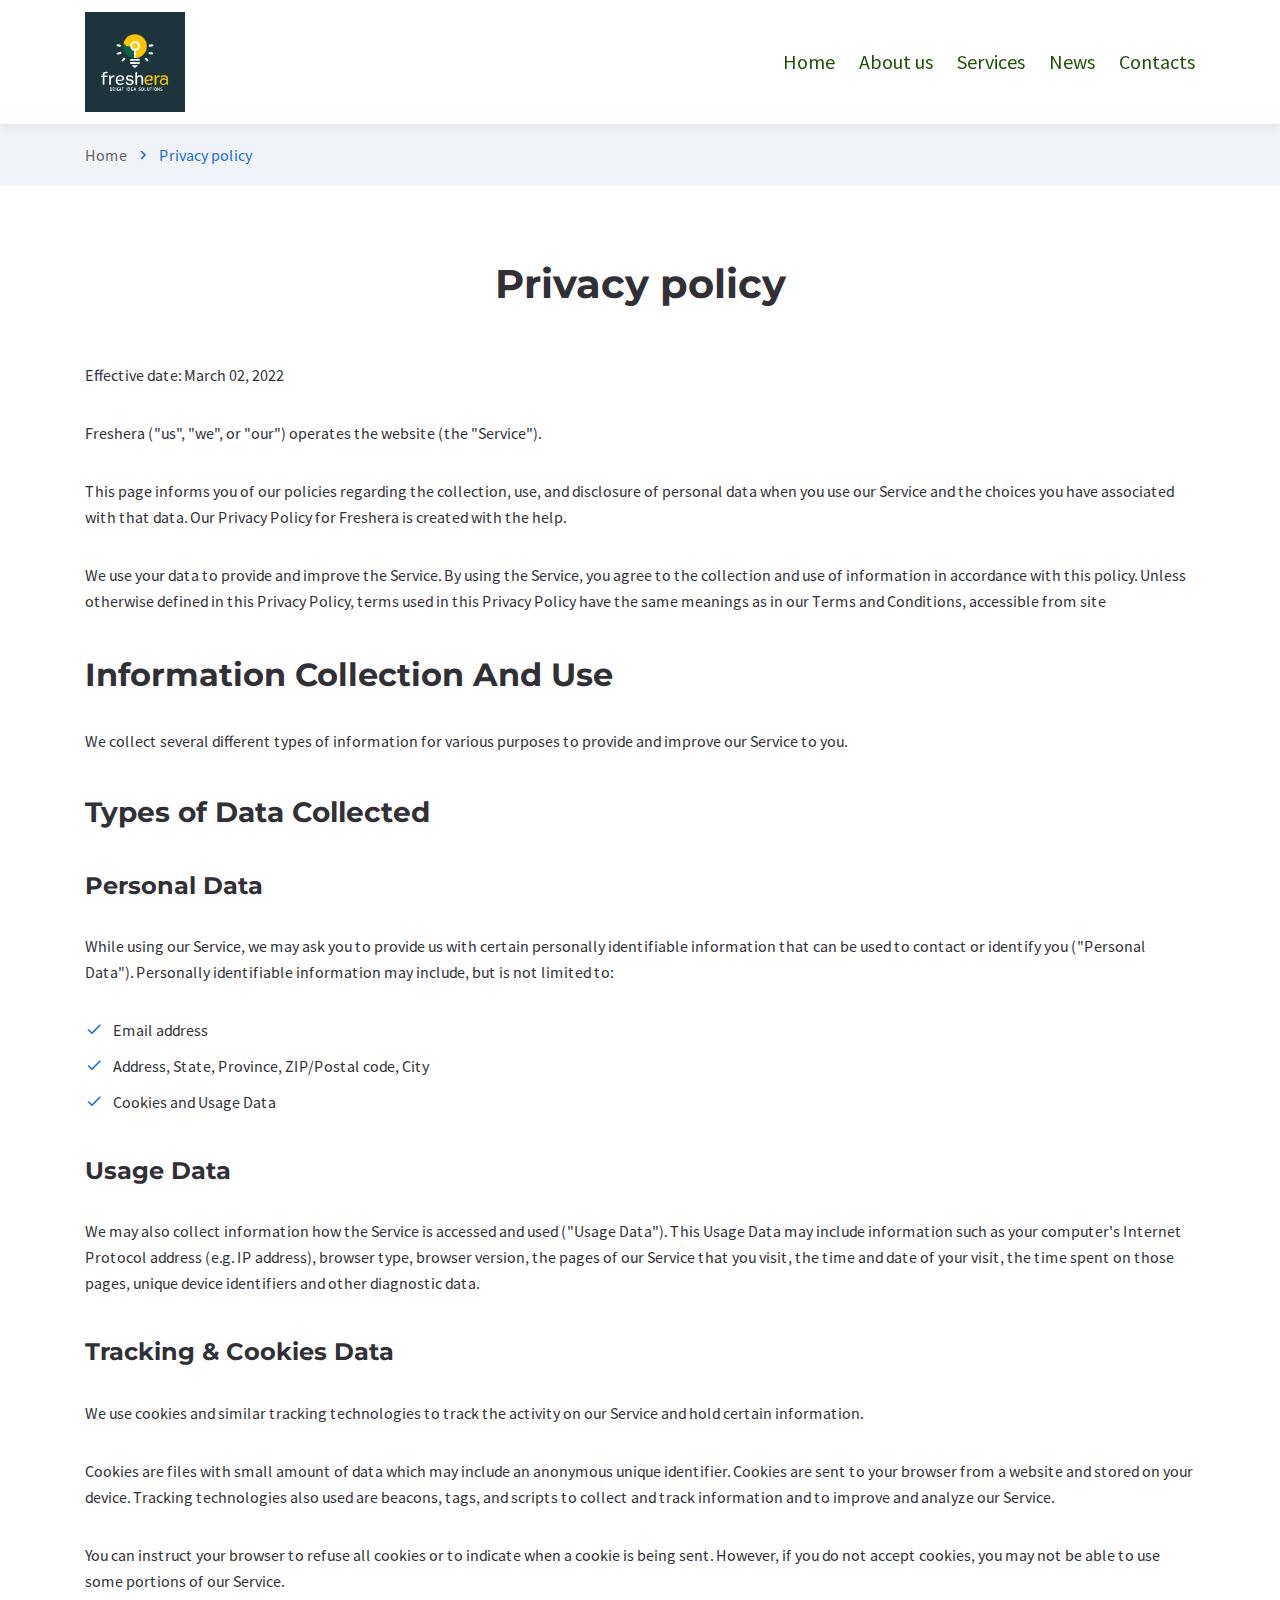
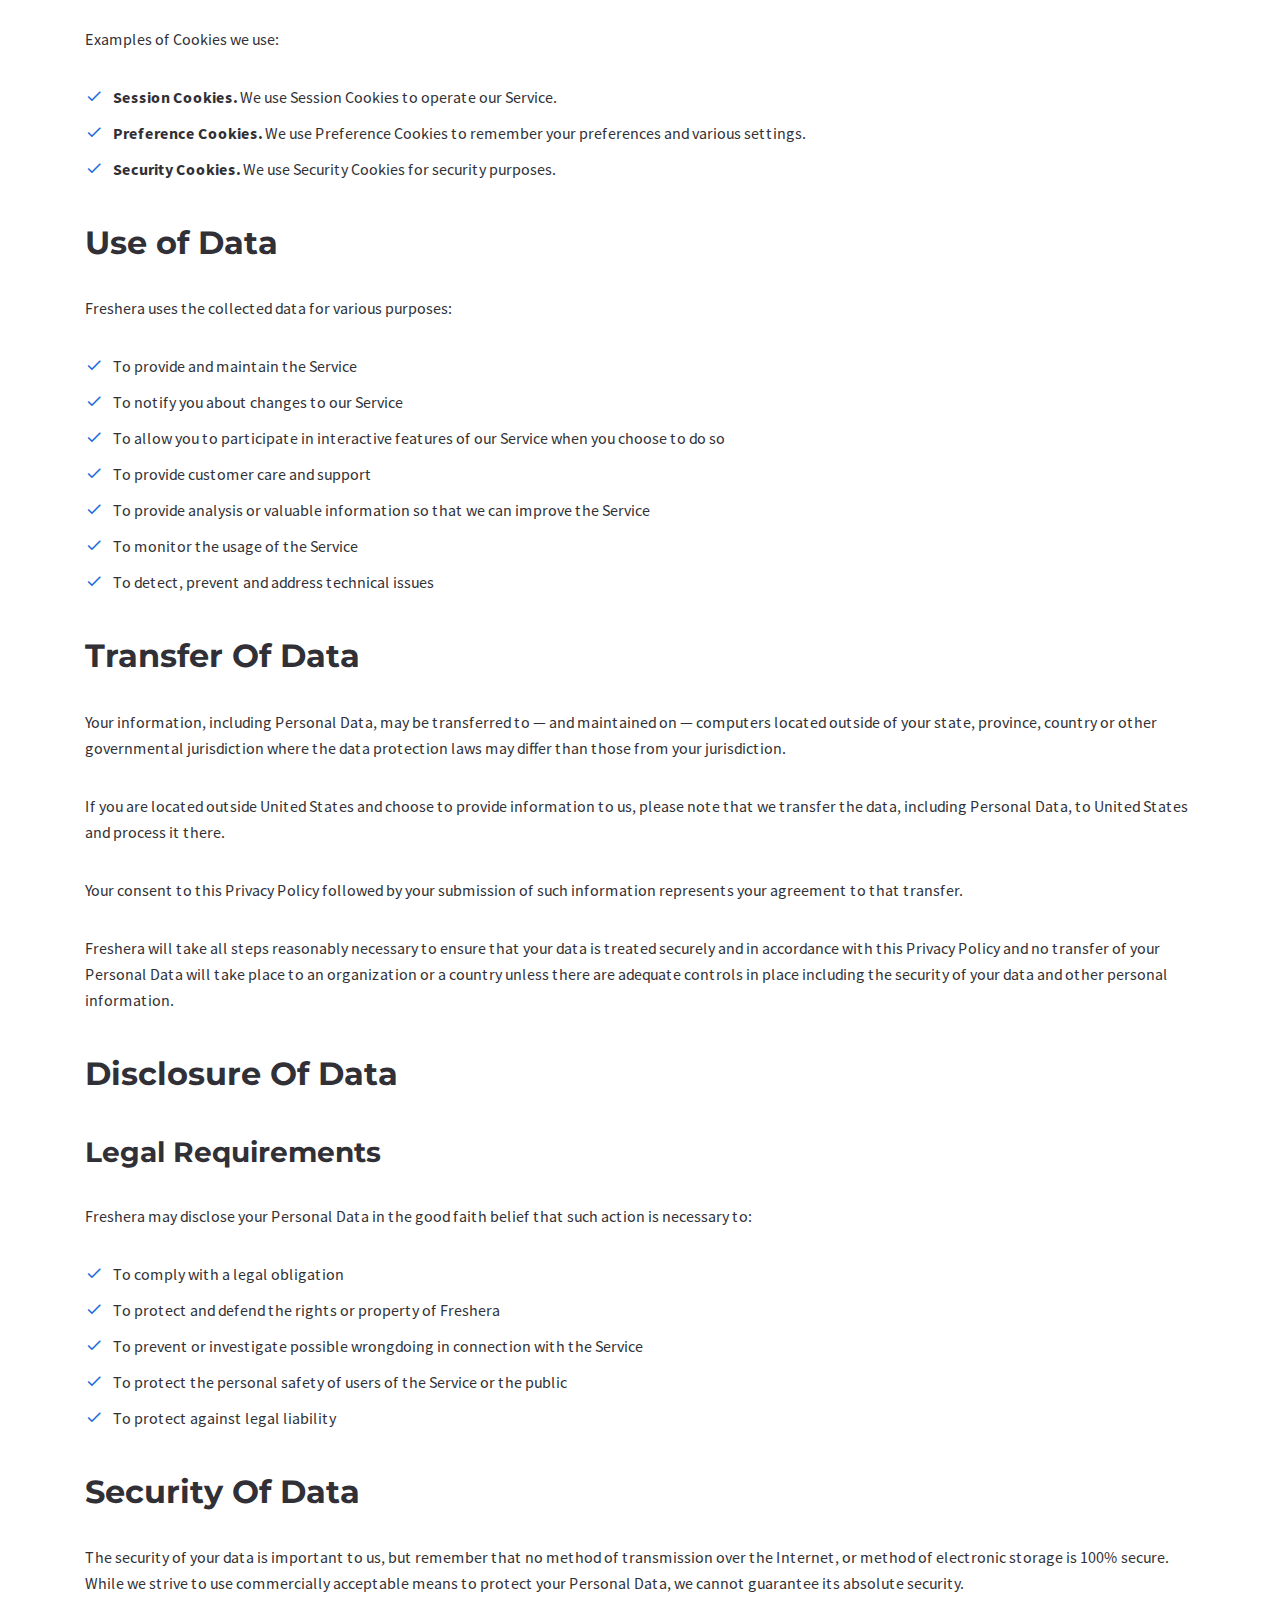
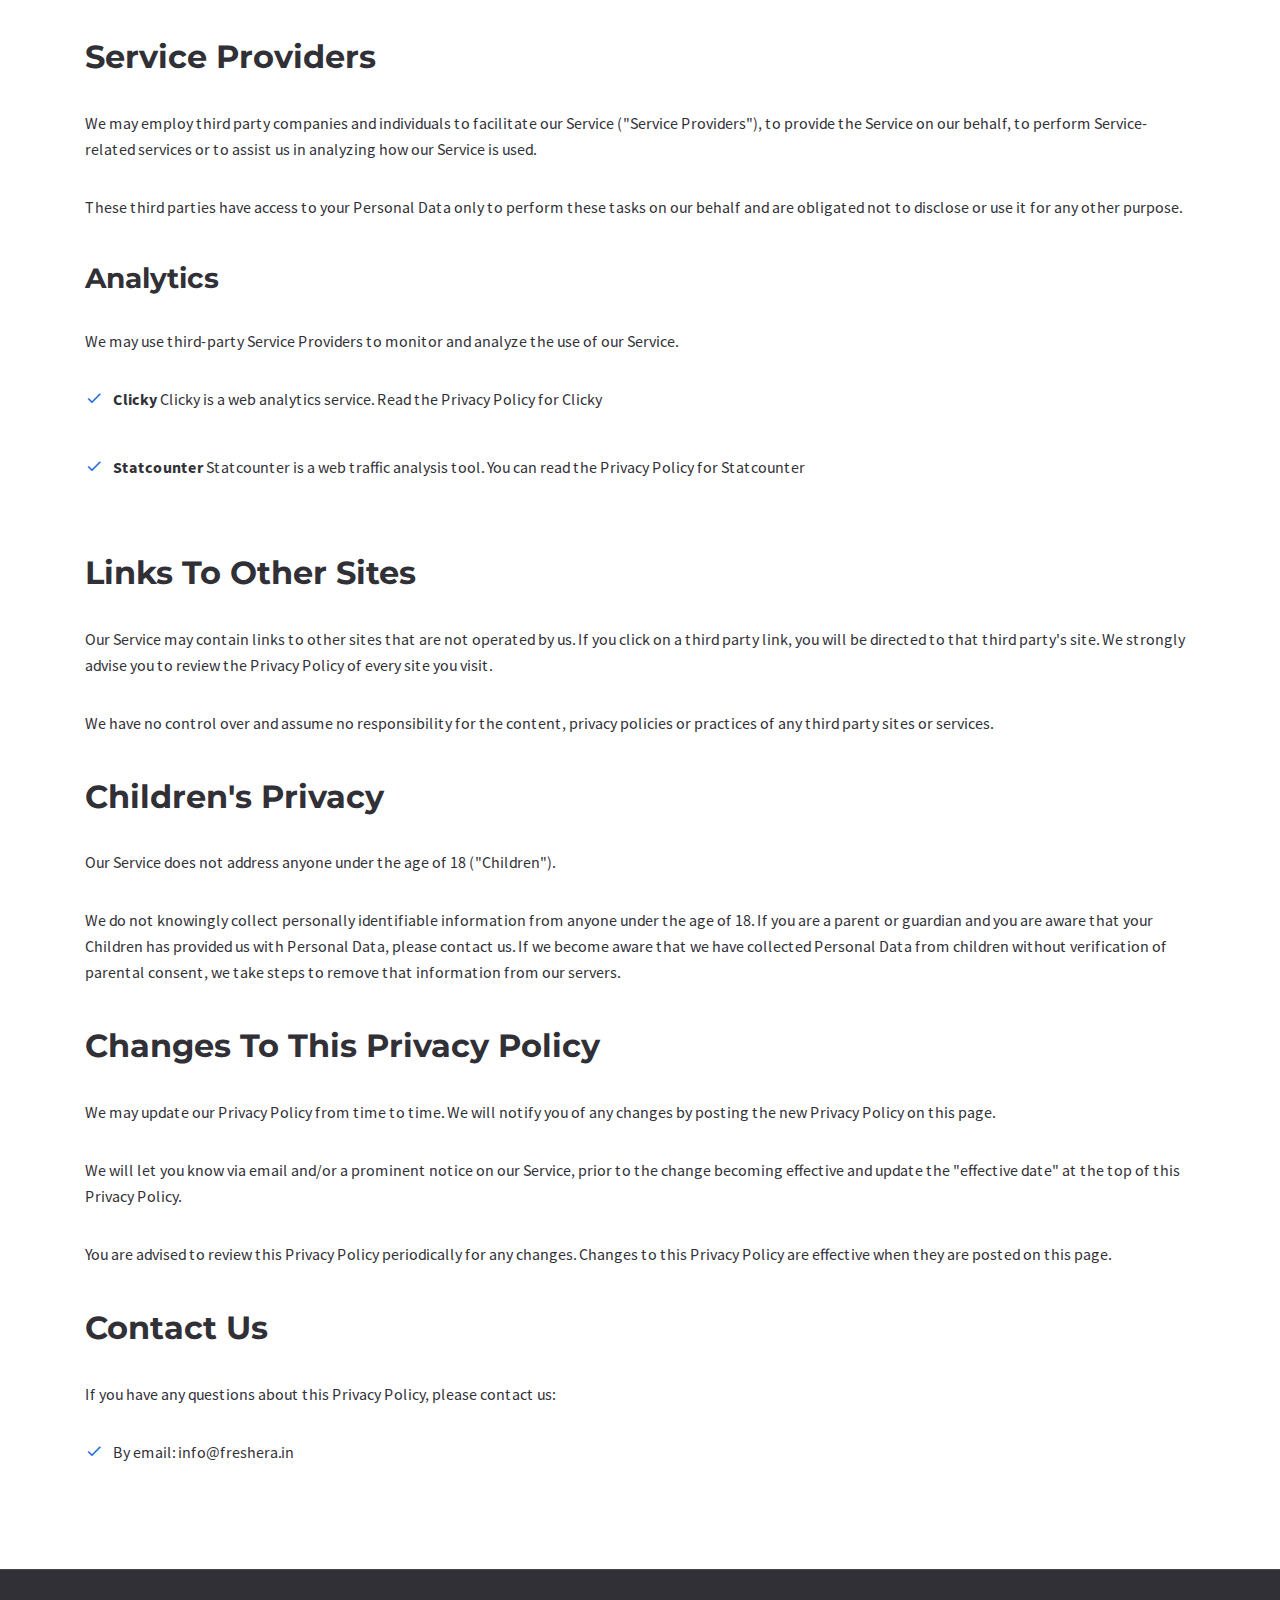
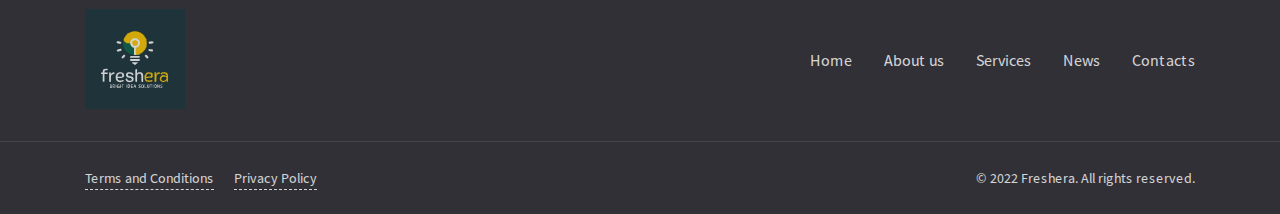
<file: privacy-policy.html>
<!DOCTYPE html><html lang="en">

<head>

    <meta charset="utf-8">

    <title>Freshera</title>

    <meta name="description" content="Description">
    <meta http-equiv="X-UA-Compatible" content="IE=edge">
    <meta name="viewport" content="width=device-width, initial-scale=1, maximum-scale=2">
        
    <link rel="icon" href="assets/img/logoFreshera.svg" type="image/x-icon"> 

    <link rel="stylesheet" href="assets/css/bootstrap-grid.css">
<link rel="stylesheet" href="assets/css/style.css">
    <link rel="preload" href="assets/fonts/source-sans-pro-v21-latin/source-sans-pro-v21-latin-regular.woff2" as="font" type="font/woff2" crossorigin>
<link rel="preload" href="assets/fonts/source-sans-pro-v21-latin/source-sans-pro-v21-latin-700.woff2" as="font" type="font/woff2" crossorigin>
<link rel="preload" href="assets/fonts/montserrat-v25-latin/montserrat-v25-latin-700.woff2" as="font" type="font/woff2" crossorigin>
<link rel="preload" href="assets/fonts/montserrat-v25-latin/montserrat-v25-latin-600.woff2" as="font" type="font/woff2" crossorigin>

<link rel="preload" href="assets/fonts/material-icons/material-icons.woff2" as="font" type="font/woff2" crossorigin>
<link rel="preload" href="assets/fonts/material-icons/material-icons-outlined.woff2" as="font" type="font/woff2" crossorigin>

</head>

<body>

	<main class="main">
		
		<div class="main-inner">

			<!-- Begin mobile main menu -->
<nav class="mmm">
    <div class="mmm-content">
        <ul class="mmm-list">
            <li>
                <a href="index.html">Home</a>
            </li>
            <li>
                <a href="about-us.html">About us</a>
            </li>
            <li>
                <a href="services.html">Services</a>
            </li>
       <!-- <li>
                <a href="typography.html">Typography</a>
            </li>
            <li>
                <a href="tabs-and-accordions.html">Tabs & Accordions</a>
            </li> -->
            <li>
                <a href="news.html">News</a>
            </li>
            <li>
                <a href="contacts.html">Contacts</a>
            </li>
        </ul>
    </div>
</nav><!-- End mobile main menu -->

<header class="header header-minimal">
    <nav class="header-fixed">
        <div class="container">
            <div class="row flex-nowrap align-items-center justify-content-between">
                <div class="col-auto header-fixed-col logo-wrapper">
                    <a href="index.html" class="logoFreshera" title="Freshera">
                        <img src="assets/img/logoFreshera.svg"  alt="Freshera">
                    </a>
                </div>
                <div class="col-auto col-xl col-static header-fixed-col d-none d-xl-block">
                    <div class="row flex-nowrap align-items-center justify-content-end">
                        <div class="col header-fixed-col d-none d-xl-block col-static">
                            <!-- Begin main menu -->
<nav class="main-mnu">
    <ul class="main-mnu-list">
        <li>
            <a href="index.html" data-title="Home">
                <span>Home</span>
            </a>
        </li>
        <li>
            <a href="about-us.html" data-title="About us">
                <span>About us</span>
            </a>
        </li>
        <li>
            <a href="services.html" data-title="Services">
                <span>Services</span>
            </a>
        </li>
  <!--  <li>
            <a href="typography.html" data-title="Typography">
                <span>Typography</span>
            </a>
        </li>
        <li>
            <a href="tabs-and-accordions.html" data-title="Tabs & Accordions">
                <span>Tabs & Accordions</span>
            </a>
        </li> -->
        <li>
            <a href="news.html" data-title="News">
                <span>News</span>
            </a>
        </li>
        <li>
            <a href="contacts.html" data-title="Contacts">
                <span>Contacts</span>
            </a>
        </li>
    </ul>
</nav><!-- End main menu -->
                        </div>
                    </div>
                </div>
                <div class="col-auto d-block d-xl-none header-fixed-col">
                    <div class="main-mnu-btn">
                        <span class="bar bar-1"></span>
                        <span class="bar bar-2"></span>
                        <span class="bar bar-3"></span>
                        <span class="bar bar-4"></span>
                    </div>
                </div>
            </div>
        </div>
    </nav>
</header>

			<!-- Begin bread crumbs -->
			<nav class="bread-crumbs">
				<div class="container">
					<div class="row">
						<div class="col-12">
							<ul class="bread-crumbs-list">
								<li>
									<a href="index.html">Home</a>
									<i class="material-icons md-18">chevron_right</i>
								</li>
								<li>Privacy policy</li>
							</ul>
						</div>
					</div>
				</div>
			</nav><!-- End bread crumbs -->

			<div class="section">
				<div class="container">
					<div class="row">
						<div class="col-12">
							<div class="section-heading heading-center section-heading-animate">
								<h1>Privacy policy</h1>
							</div>
							<div class="content">
								<p>Effective date: March 02, 2022</p>
								<p>Freshera ("us", "we", or "our") operates the website (the "Service").</p>
								<p>This page informs you of our policies regarding the collection, use, and disclosure of personal data when you use
									our Service and the choices you have associated with that data. Our Privacy Policy for Freshera is created with
									the help.</p>
							
								<p>We use your data to provide and improve the Service. By using the Service, you agree to the collection and use of
									information in accordance with this policy. Unless otherwise defined in this Privacy Policy, terms used in this
									Privacy Policy have the same meanings as in our Terms and Conditions, accessible from site</p>
							
							
								<h2>Information Collection And Use</h2>
							
								<p>We collect several different types of information for various purposes to provide and improve our Service to you.
								</p>
							
								<h3>Types of Data Collected</h3>
							
								<h4>Personal Data</h4>
							
								<p>While using our Service, we may ask you to provide us with certain personally identifiable information that can
									be used to contact or identify you ("Personal Data"). Personally identifiable information may include, but is
									not limited to:</p>
							
								<ul>
									<li>Email address</li>
									<li>Address, State, Province, ZIP/Postal code, City</li>
									<li>Cookies and Usage Data</li>
								</ul>
							
								<h4>Usage Data</h4>
							
								<p>We may also collect information how the Service is accessed and used ("Usage Data"). This Usage Data may include
									information such as your computer's Internet Protocol address (e.g. IP address), browser type, browser version,
									the pages of our Service that you visit, the time and date of your visit, the time spent on those pages, unique
									device identifiers and other diagnostic data.</p>
							
								<h4>Tracking & Cookies Data</h4>
								<p>We use cookies and similar tracking technologies to track the activity on our Service and hold certain
									information.</p>
								<p>Cookies are files with small amount of data which may include an anonymous unique identifier. Cookies are sent to
									your browser from a website and stored on your device. Tracking technologies also used are beacons, tags, and
									scripts to collect and track information and to improve and analyze our Service.</p>
								<p>You can instruct your browser to refuse all cookies or to indicate when a cookie is being sent. However, if you
									do not accept cookies, you may not be able to use some portions of our Service.</p>
								<p>Examples of Cookies we use:</p>
								<ul>
									<li><strong>Session Cookies.</strong> We use Session Cookies to operate our Service.</li>
									<li><strong>Preference Cookies.</strong> We use Preference Cookies to remember your preferences and various
										settings.</li>
									<li><strong>Security Cookies.</strong> We use Security Cookies for security purposes.</li>
								</ul>
							
								<h2>Use of Data</h2>
							
								<p>Freshera uses the collected data for various purposes:</p>
								<ul>
									<li>To provide and maintain the Service</li>
									<li>To notify you about changes to our Service</li>
									<li>To allow you to participate in interactive features of our Service when you choose to do so</li>
									<li>To provide customer care and support</li>
									<li>To provide analysis or valuable information so that we can improve the Service</li>
									<li>To monitor the usage of the Service</li>
									<li>To detect, prevent and address technical issues</li>
								</ul>
							
								<h2>Transfer Of Data</h2>
								<p>Your information, including Personal Data, may be transferred to — and maintained on — computers located outside
									of your state, province, country or other governmental jurisdiction where the data protection laws may differ
									than those from your jurisdiction.</p>
								<p>If you are located outside United States and choose to provide information to us, please note that we transfer
									the data, including Personal Data, to United States and process it there.</p>
								<p>Your consent to this Privacy Policy followed by your submission of such information represents your agreement to
									that transfer.</p>
								<p>Freshera will take all steps reasonably necessary to ensure that your data is treated securely and in accordance
									with this Privacy Policy and no transfer of your Personal Data will take place to an organization or a country
									unless there are adequate controls in place including the security of your data and other personal information.
								</p>
							
								<h2>Disclosure Of Data</h2>
							
								<h3>Legal Requirements</h3>
								<p>Freshera may disclose your Personal Data in the good faith belief that such action is necessary to:</p>
								<ul>
									<li>To comply with a legal obligation</li>
									<li>To protect and defend the rights or property of Freshera</li>
									<li>To prevent or investigate possible wrongdoing in connection with the Service</li>
									<li>To protect the personal safety of users of the Service or the public</li>
									<li>To protect against legal liability</li>
								</ul>
							
								<h2>Security Of Data</h2>
								<p>The security of your data is important to us, but remember that no method of transmission over the Internet, or
									method of electronic storage is 100% secure. While we strive to use commercially acceptable means to protect
									your Personal Data, we cannot guarantee its absolute security.</p>
							
								<h2>Service Providers</h2>
								<p>We may employ third party companies and individuals to facilitate our Service ("Service Providers"), to provide
									the Service on our behalf, to perform Service-related services or to assist us in analyzing how our Service is
									used.</p>
								<p>These third parties have access to your Personal Data only to perform these tasks on our behalf and are obligated
									not to disclose or use it for any other purpose.</p>
							
								<h3>Analytics</h3>
								<p>We may use third-party Service Providers to monitor and analyze the use of our Service.</p>
								<ul>
									<li>
										<p><strong>Clicky</strong></p>
										<p>Clicky is a web analytics service. Read the Privacy Policy for Clicky</p>
									</li>
									<li>
										<p><strong>Statcounter</strong></p>
										<p>Statcounter is a web traffic analysis tool. You can read the Privacy Policy for Statcounter</p>
									</li>
								</ul>
								<h2>Links To Other Sites</h2>
								<p>Our Service may contain links to other sites that are not operated by us. If you click on a third party link, you
									will be directed to that third party's site. We strongly advise you to review the Privacy Policy of every site
									you visit.</p>
								<p>We have no control over and assume no responsibility for the content, privacy policies or practices of any third
									party sites or services.</p>
								<h2>Children's Privacy</h2>
								<p>Our Service does not address anyone under the age of 18 ("Children").</p>
								<p>We do not knowingly collect personally identifiable information from anyone under the age of 18. If you are a
									parent or guardian and you are aware that your Children has provided us with Personal Data, please contact us.
									If we become aware that we have collected Personal Data from children without verification of parental consent,
									we take steps to remove that information from our servers.</p>
								<h2>Changes To This Privacy Policy</h2>
								<p>We may update our Privacy Policy from time to time. We will notify you of any changes by posting the new Privacy
									Policy on this page.</p>
								<p>We will let you know via email and/or a prominent notice on our Service, prior to the change becoming effective
									and update the "effective date" at the top of this Privacy Policy.</p>
								<p>You are advised to review this Privacy Policy periodically for any changes. Changes to this Privacy Policy are
									effective when they are posted on this page.</p>
								<h2>Contact Us</h2>
								<p>If you have any questions about this Privacy Policy, please contact us:</p>
								<ul>
									<li>By email: info@freshera.in</li>
								</ul>
							</div>
						</div>
					</div>
				</div>
			</div>

		</div>

	
<!-- Begin footer -->
<footer class="footer footer-minimal">
    <div class="footer-main">
        <div class="container">
            <div class="row items align-items-center">
                <div class="col-lg-3 col-md-4 col-12 item">
                    <div class="widget-brand-info">
                        <div class="widget-brand-info-main">
                            <a href="index.html" class="logoFreshera"   title="Freshera">
                                <img data-src="assets/img/logoFreshera.svg" class="lazy"  src="assets/img/logoFreshera.svg" alt="Freshera" data-loaded="true" style="opacity: 1;">
                            </a>
                        </div>
                    </div>
                </div>
                <div class="col-md item">
                    <div class="footer-item">
                        <nav class="footer-nav">
                            <ul class="footer-mnu footer-mnu-line">
                              
                               <li><a href="index.html" class="hover-link" data-title="Home"><span>Home</span></a></li>
                                <li><a href="about-us.html" class="hover-link" data-title="About us"><span>About us</span></a></li>
                                <li><a href="services.html" class="hover-link" data-title="Services"><span>Services</span></a></li>
                                <li><a href="news.html" class="hover-link" data-title="News"><span>News</span></a></li>
                                <li><a href="contacts.html" class="hover-link" data-title="Contacts"><span>Contacts</span></a></li>
                            </ul>
                        </nav>
                    </div>
                </div>
            </div>
        </div>
    </div>
    <div class="footer-bottom">
        <div class="container">
            <div class="row justify-content-between items">
                <div class="col-md-auto col-12 item">
                    <nav class="footer-links">
                        <ul>
                            <li><a href="terms-and-conditions.html">Terms and Conditions</a></li>
                            <li><a href="privacy-policy.html">Privacy Policy</a></li>
                        </ul>
                    </nav>
                </div>
                <div class="col-md-auto col-12 item">
                    <div class="copyright">© 2022 Freshera. All rights reserved.</div>
                </div>
            </div>
        </div>
    </div>
</footer><!-- End footer -->

	</main><!-- End main -->

	<script src="assets/libs/jquery/jquery.min.js"></script>
<script src="assets/libs/lozad/lozad.min.js"></script>
<script src="assets/libs/device/device.js"></script>
<script src="assets/libs/spincrement/jquery.spincrement.min.js"></script>
<script src="assets/libs/pristine/pristine.min.js"></script>
<script src="assets/js/custom.js"></script>
<script src="assets/js/forms.js"></script>

</body>
</html>
</file>
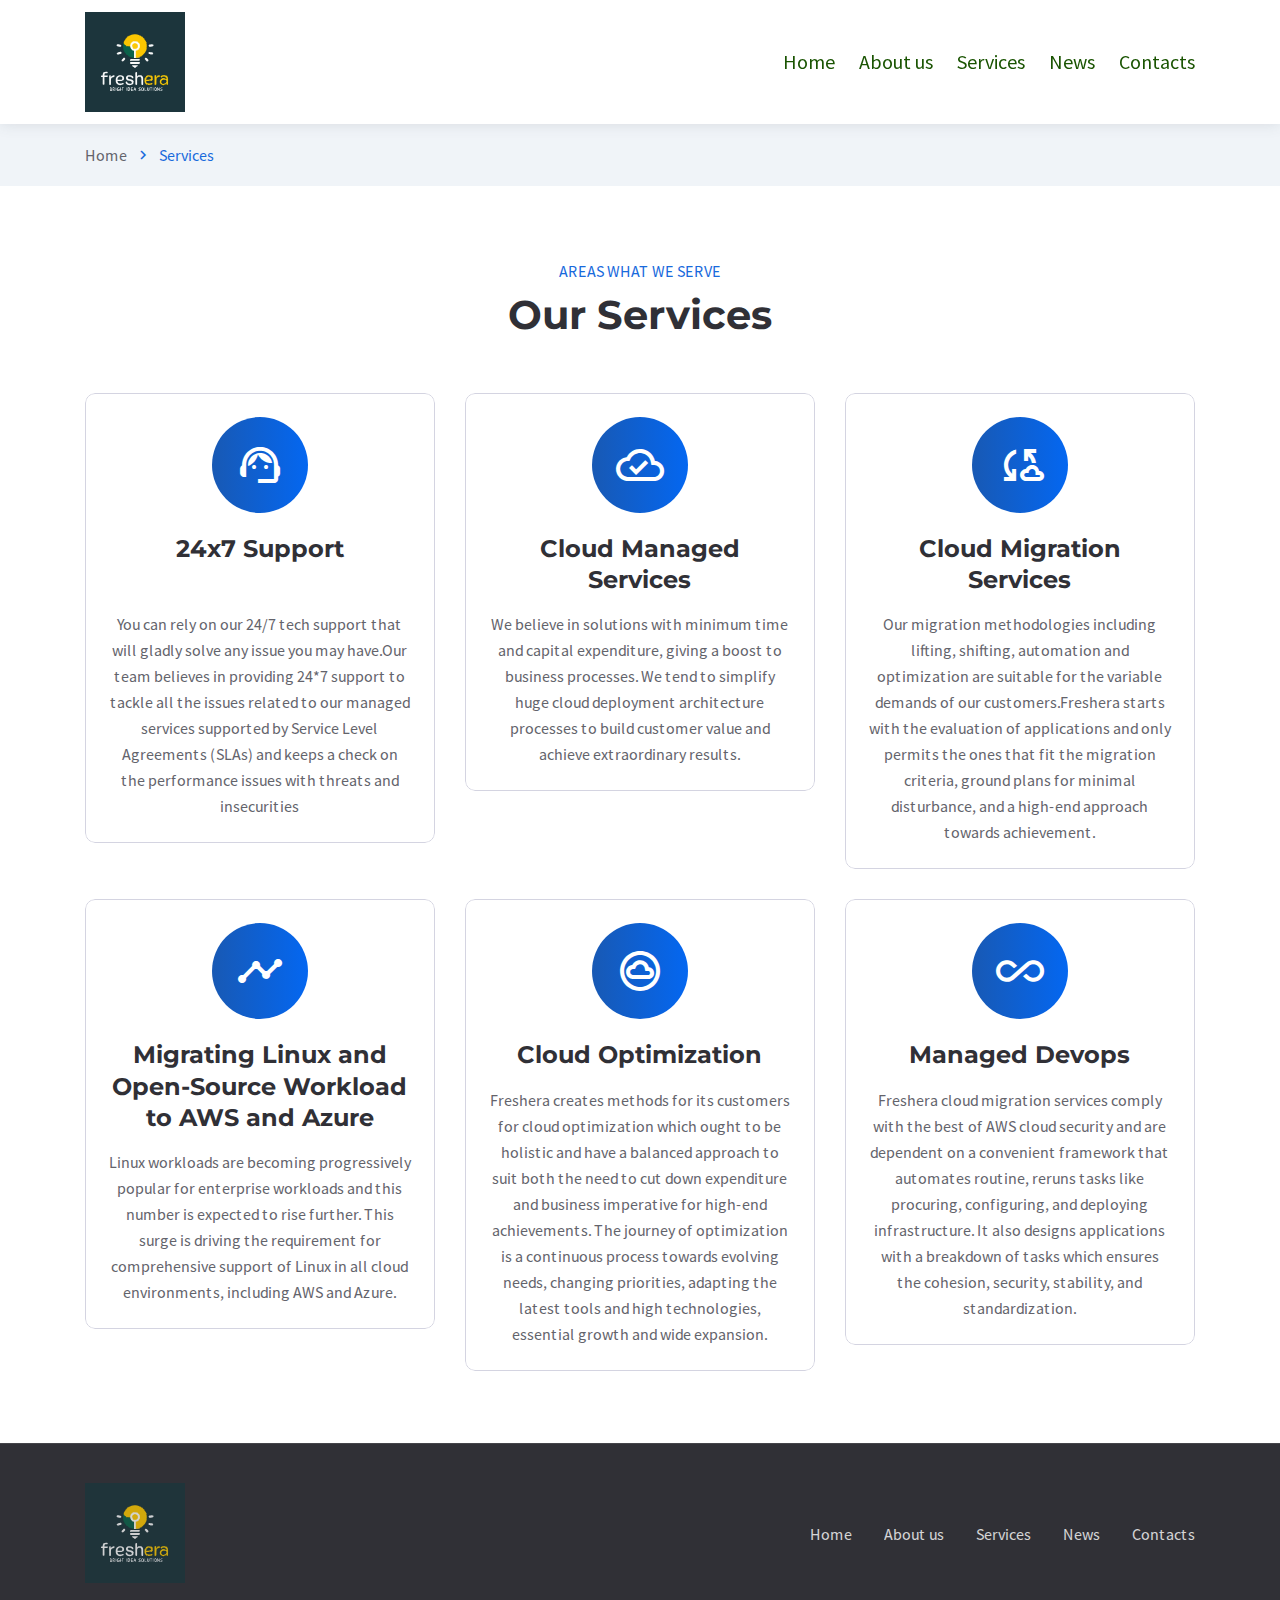
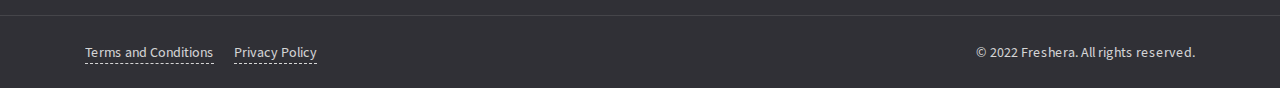
<file: services.html>
<!DOCTYPE html>
<html lang="en">

<head>

    <meta charset="utf-8">

    <title>Freshera</title>

    <meta name="description" content="Description">
    <meta http-equiv="X-UA-Compatible" content="IE=edge">
    <meta name="viewport" content="width=device-width, initial-scale=1, maximum-scale=2">
        
    <link rel="icon" href="assets/img/logoFreshera.svg" type="image/x-icon"> 

    <link rel="stylesheet" href="assets/css/bootstrap-grid.css">
<link rel="stylesheet" href="assets/css/style.css">
    <link rel="preload" href="assets/fonts/source-sans-pro-v21-latin/source-sans-pro-v21-latin-regular.woff2" as="font" type="font/woff2" crossorigin>
<link rel="preload" href="assets/fonts/source-sans-pro-v21-latin/source-sans-pro-v21-latin-700.woff2" as="font" type="font/woff2" crossorigin>
<link rel="preload" href="assets/fonts/montserrat-v25-latin/montserrat-v25-latin-700.woff2" as="font" type="font/woff2" crossorigin>
<link rel="preload" href="assets/fonts/montserrat-v25-latin/montserrat-v25-latin-600.woff2" as="font" type="font/woff2" crossorigin>

<link rel="preload" href="assets/fonts/material-icons/material-icons.woff2" as="font" type="font/woff2" crossorigin>
<link rel="preload" href="assets/fonts/material-icons/material-icons-outlined.woff2" as="font" type="font/woff2" crossorigin>

</head>

<body>

	<main class="main">

		<div class="main-inner">

			<!-- Begin mobile main menu -->
<nav class="mmm">
    <div class="mmm-content">
        <ul class="mmm-list">
            <li>
                <a href="index.html">Home</a>
            </li>
            <li>
                <a href="about-us.html">About us</a>
            </li>
            <li>
                <a href="services.html">Services</a>
      <!--  </li>
            <li>
                <a href="typography.html">Typography</a>
            </li>
            <li>
                <a href="tabs-and-accordions.html">Tabs & Accordions</a>
            </li> -->
            <li>
                <a href="news.html">News</a>
            </li>
            <li>
                <a href="contacts.html">Contacts</a>
            </li>
        </ul>
    </div>
</nav><!-- End mobile main menu -->

<header class="header header-minimal">
    <nav class="header-fixed">
        <div class="container">
            <div class="row flex-nowrap align-items-center justify-content-between">
                <div class="col-auto header-fixed-col logo-wrapper">
                    <a href="index.html" class="logoFreshera" title="Freshera">
                        <img src="assets/img/logoFreshera.svg"  alt="Freshera">
                    </a>
                </div>
                <div class="col-auto col-xl col-static header-fixed-col d-none d-xl-block">
                    <div class="row flex-nowrap align-items-center justify-content-end">
                        <div class="col header-fixed-col d-none d-xl-block col-static">
                            <!-- Begin main menu -->
<nav class="main-mnu">
    <ul class="main-mnu-list">
        <li>
            <a href="index.html" data-title="Home">
                <span>Home</span>
            </a>
        </li>
        <li>
            <a href="about-us.html" data-title="About us">
                <span>About us</span>
            </a>
        </li>
        <li>
            <a href="services.html" data-title="Services">
                <span>Services</span>
            </a>
        </li>
   <!-- <li>
            <a href="typography.html" data-title="Typography">
                <span>Typography</span>
            </a>
        </li>
        <li>
            <a href="tabs-and-accordions.html" data-title="Tabs & Accordions">
                <span>Tabs & Accordions</span>
            </a>
        </li> -->
        <li>
            <a href="news.html" data-title="News">
                <span>News</span>
            </a>
        </li>
        <li>
            <a href="contacts.html" data-title="Contacts">
                <span>Contacts</span>
            </a>
        </li>
    </ul>
</nav><!-- End main menu -->
                        </div>
                    </div>
                </div>
                <div class="col-auto d-block d-xl-none header-fixed-col">
                    <div class="main-mnu-btn">
                        <span class="bar bar-1"></span>
                        <span class="bar bar-2"></span>
                        <span class="bar bar-3"></span>
                        <span class="bar bar-4"></span>
                    </div>
                </div>
            </div>
        </div>
    </nav>
</header>

			<!-- Begin bread crumbs -->
			<nav class="bread-crumbs">
				<div class="container">
					<div class="row">
						<div class="col-12">
							<ul class="bread-crumbs-list">
								<li>
									<a href="index.html">Home</a>
									<i class="material-icons md-18">chevron_right</i>
								</li>
								<li>Services</li>
							</ul>
						</div>
					</div>
				</div>
			</nav><!-- End bread crumbs -->

			<div class="section">
				<div class="container">
					<div class="row items">
						<header class="col-12">
							<div class="section-heading heading-center">
								<div class="section-subheading">Areas what we serve</div>
								<h1>Our Services</h1>
							</div>
						</header>
						<div class="col-12 item">
							<div class="row items">
								<div class="col-md-6 col-xl-4 col-12 item">
									<a href="single-service.html" class="iitem item-style iitem-hover">
										<div class="iitem-icon">
											<i class="material-icons material-icons-outlined md-48">support_agent</i>
										</div>
										<div class="iitem-icon-bg">
											<i class="material-icons material-icons-outlined">support_agent</i>
										</div>
										<h2 class="iitem-heading item-heading-large">24x7 Support</h2>
										<p style="margin-top: 47px"></p>
										<div class="iitem-desc">You can rely on our 24/7 tech support that will gladly solve any issue you may have.Our team believes in providing 24*7 support to tackle all the issues related to our managed services supported by Service Level Agreements (SLAs) and keeps a check on the performance issues with threats and insecurities</div>
									</a>
								</div>
								<div class="col-md-6 col-xl-4 col-12 item">
									<a href="single-service.html" class="iitem item-style iitem-hover">
										<div class="iitem-icon">
											<i class="material-icons material-icons-outlined md-48">cloud_done</i>
										</div>
										<div class="iitem-icon-bg">
											<i class="material-icons material-icons-outlined">cloud_done</i>
										</div>
										<h2 class="iitem-heading item-heading-large">Cloud Managed Services</h2>
										<div class="iitem-desc"> We believe in solutions with minimum time and capital expenditure, giving a boost to business processes. We tend to simplify huge cloud deployment architecture processes to build customer value and achieve extraordinary results.</div>
									</a>
								</div>
								<div class="col-md-6 col-xl-4 col-12 item">
									<a href="single-service.html" class="iitem item-style iitem-hover">
										<div class="iitem-icon">
											<i class="material-icons material-icons-outlined md-48">cloud_sync</i>
										</div>
										<div class="iitem-icon-bg">
											<i class="material-icons material-icons-outlined">cloud_sync</i>
										</div>
										<h2 class="iitem-heading item-heading-large">Cloud Migration Services</h2>
										<div class="iitem-desc">Our migration methodologies including lifting, shifting, automation and optimization are suitable for the variable demands of our customers.Freshera starts with the evaluation of applications and only permits the ones that fit the migration criteria, ground plans for minimal disturbance, and a high-end approach towards achievement.</div>
									</a>
								</div>
								<div class="col-md-6 col-xl-4 col-12 item">
									<a href="single-service.html" class="iitem item-style iitem-hover">
										<div class="iitem-icon">
											<i class="material-icons material-icons-outlined md-48">timeline</i>
										</div>
										<div class="iitem-icon-bg">
											<i class="material-icons material-icons-outlined">timeline</i>
										</div>
										<h2 class="iitem-heading item-heading-large">Migrating Linux and Open-Source Workload to AWS and Azure</h2>
										<div class="iitem-desc">Linux workloads are becoming progressively popular for enterprise workloads and this number is expected to rise further. This surge is driving the requirement for comprehensive support of Linux in all cloud environments, including AWS and Azure.</div>
									</a>
								</div>
								<div class="col-md-6 col-xl-4 col-12 item">
									<a href="single-service.html" class="iitem item-style iitem-hover">
										<div class="iitem-icon">
											<i class="material-icons material-icons-outlined md-48">cloud_circle</i>
										</div>
										<div class="iitem-icon-bg">
											<i class="material-icons material-icons-outlined">cloud_circle</i>
										</div>
										<h2 class="iitem-heading item-heading-large">Cloud Optimization</h2>
										<div class="iitem-desc">Freshera creates methods for its customers for cloud optimization which ought to be holistic and have a balanced approach to suit both the need to cut down expenditure and business imperative for high-end achievements. The journey of optimization is a continuous process towards evolving needs, changing priorities, adapting the latest tools and high technologies, essential growth and wide expansion.</div>
									</a>
								</div>
								<div class="col-md-6 col-xl-4 col-12 item">
									<a href="single-service.html" class="iitem item-style iitem-hover">
										<div class="iitem-icon">
											<i class="material-icons material-icons-outlined md-48">all_inclusive</i>
										</div>
										<div class="iitem-icon-bg">
											<i class="material-icons material-icons-outlined">all_inclusive</i>
										</div>
										<h2 class="iitem-heading item-heading-large">Managed Devops</h2>
										<div class="iitem-desc">Freshera cloud migration services comply with the best of AWS cloud security and are dependent on a convenient framework that automates routine, reruns tasks like procuring, configuring, and deploying infrastructure. It also designs applications with a breakdown of tasks which ensures the cohesion, security, stability, and standardization.</div>
									</a>
								</div>
								<!-- <div class="col-md-6 col-xl-4 col-12 item">
									<a href="single-service.html" class="iitem item-style iitem-hover">
										<div class="iitem-icon">
											<i class="material-icons material-icons-outlined md-48">lan</i>
										</div>
										<div class="iitem-icon-bg">
											<i class="material-icons material-icons-outlined">lan</i>
										</div>
										<h2 class="iitem-heading item-heading-large">Microservices</h2>
										<div class="iitem-desc">Take advantage of the experiential-learning  built into many programs.</div>
									</a>
								</div>
								<div class="col-md-6 col-xl-4 col-12 item">
									<a href="single-service.html" class="iitem item-style iitem-hover">
										<div class="iitem-icon">
											<i class="material-icons material-icons-outlined md-48">storage</i>
										</div>
										<div class="iitem-icon-bg">
											<i class="material-icons material-icons-outlined">storage</i>
										</div>
										<h2 class="iitem-heading item-heading-large">Databases</h2>
										<div class="iitem-desc">Take advantage of the experiential-learning  built into many programs.</div>
									</a>
								</div>
								<div class="col-md-6 col-xl-4 col-12 item">
									<a href="single-service.html" class="iitem item-style iitem-hover">
										<div class="iitem-icon">
											<i class="material-icons material-icons-outlined md-48">timeline</i>
										</div>
										<div class="iitem-icon-bg">
											<i class="material-icons material-icons-outlined">timeline</i>
										</div>
										<h2 class="iitem-heading item-heading-large">Migration</h2>
										<div class="iitem-desc">Take advantage of the experiential-learning  built into many programs.</div>
									</a>
								</div> -->
							</div>
						</div>
					</div>
				</div>
			</div>

		</div>

		
<!-- Begin footer -->
<footer class="footer footer-minimal">
    <div class="footer-main">
        <div class="container">
            <div class="row items align-items-center">
                <div class="col-lg-3 col-md-4 col-12 item">
                    <div class="widget-brand-info">
                        <div class="widget-brand-info-main">
                            <a href="index.html" class="logoFreshera" title="Freshera">
                                <img data-src="assets/img/logoFreshera.svg" class="lazy"  src="assets/img/logoFreshera.svg" alt="Freshera" data-loaded="true" style="opacity: 1;">
                            </a>
                        </div>
                    </div>
                </div>
                <div class="col-md item">
                    <div class="footer-item">
                        <nav class="footer-nav">
                            <ul class="footer-mnu footer-mnu-line">
                                <li><a href="index.html" class="hover-link" data-title="Home"><span>Home</span></a></li>
                                <li><a href="about-us.html" class="hover-link" data-title="About us"><span>About us</span></a></li>
                                <li><a href="services.html" class="hover-link" data-title="Services"><span>Services</span></a></li>
                                <li><a href="news.html" class="hover-link" data-title="News"><span>News</span></a></li>
                                <li><a href="contacts.html" class="hover-link" data-title="Contacts"><span>Contacts</span></a></li>
                            </ul>
                        </nav>
                    </div>
                </div>
            </div>
        </div>
    </div>
    <div class="footer-bottom">
        <div class="container">
            <div class="row justify-content-between items">
                <div class="col-md-auto col-12 item">
                    <nav class="footer-links">
                        <ul>
                            <li><a href="terms-and-conditions.html">Terms and Conditions</a></li>
                            <li><a href="privacy-policy.html">Privacy Policy</a></li>
                        </ul>
                    </nav>
                </div>
                <div class="col-md-auto col-12 item">
                    <div class="copyright">© 2022 Freshera. All rights reserved.</div>
                </div>
            </div>
        </div>
    </div>
</footer><!-- End footer -->

	</main><!-- End main -->

	<script src="assets/libs/jquery/jquery.min.js"></script>
<script src="assets/libs/lozad/lozad.min.js"></script>
<script src="assets/libs/device/device.js"></script>
<script src="assets/libs/spincrement/jquery.spincrement.min.js"></script>
<script src="assets/libs/pristine/pristine.min.js"></script>
<script src="assets/js/custom.js"></script>
<script src="assets/js/forms.js"></script>

</body>

</html>
</file>
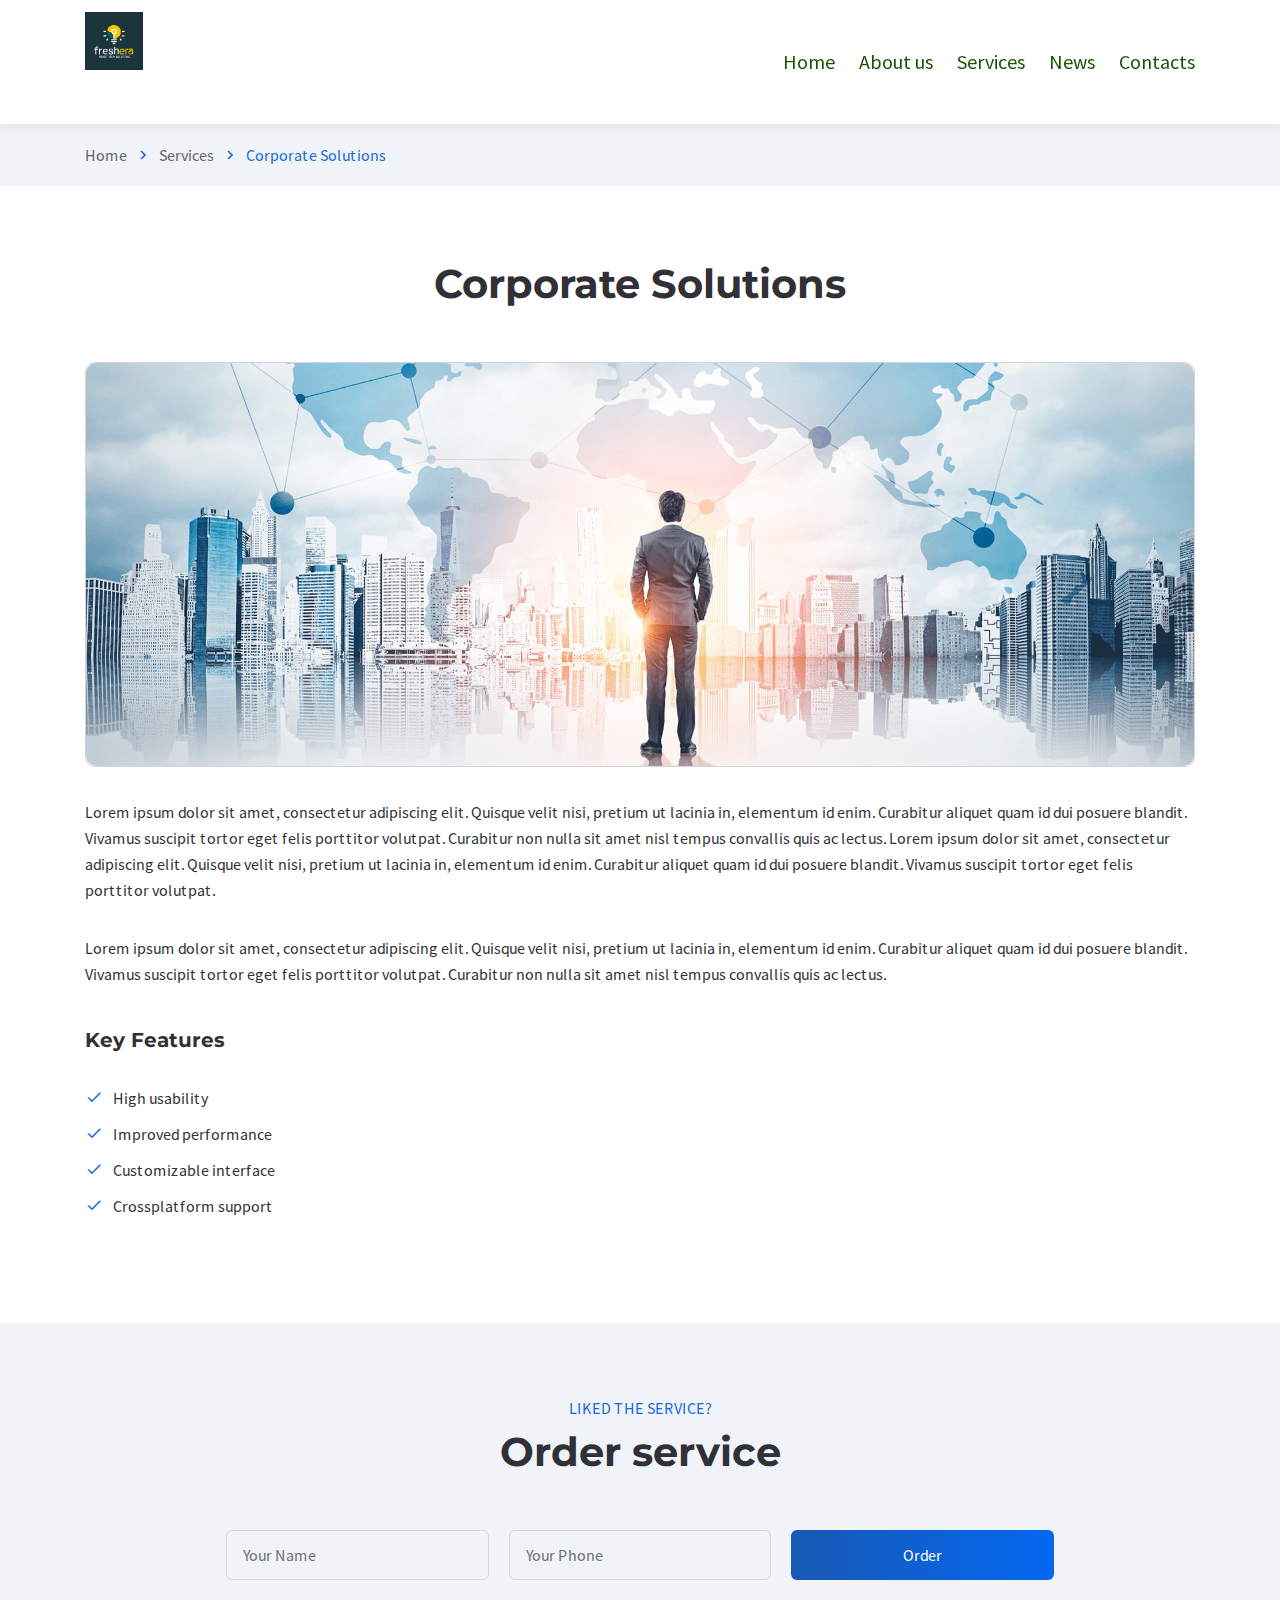
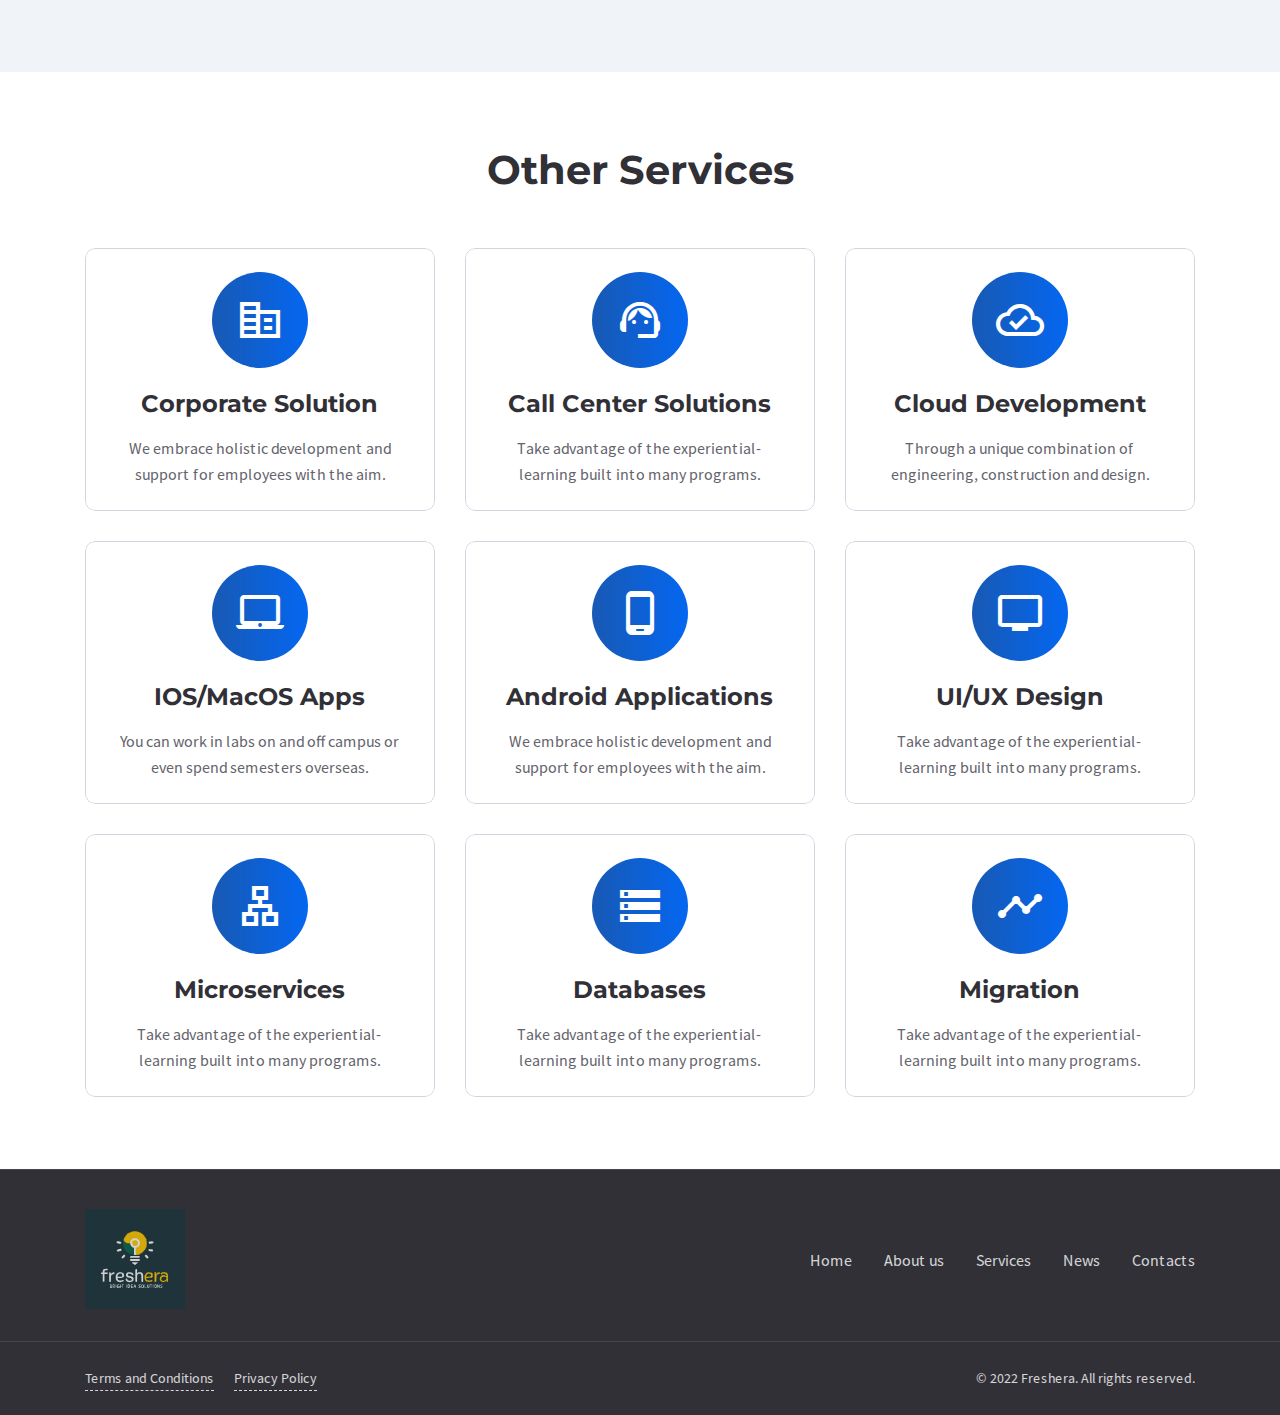
<file: single-service.html>
<!DOCTYPE html><html lang="en">

<head>

    <meta charset="utf-8">

    <title>Freshera</title>

    <meta name="description" content="Description">
    <meta http-equiv="X-UA-Compatible" content="IE=edge">
    <meta name="viewport" content="width=device-width, initial-scale=1, maximum-scale=2">
        
    <link rel="icon" href="assets/img/logoFreshera.svg" type="image/x-icon"> 

    <link rel="stylesheet" href="assets/css/bootstrap-grid.css">
<link rel="stylesheet" href="assets/css/style.css">
    <link rel="preload" href="assets/fonts/source-sans-pro-v21-latin/source-sans-pro-v21-latin-regular.woff2" as="font" type="font/woff2" crossorigin>
<link rel="preload" href="assets/fonts/source-sans-pro-v21-latin/source-sans-pro-v21-latin-700.woff2" as="font" type="font/woff2" crossorigin>
<link rel="preload" href="assets/fonts/montserrat-v25-latin/montserrat-v25-latin-700.woff2" as="font" type="font/woff2" crossorigin>
<link rel="preload" href="assets/fonts/montserrat-v25-latin/montserrat-v25-latin-600.woff2" as="font" type="font/woff2" crossorigin>

<link rel="preload" href="assets/fonts/material-icons/material-icons.woff2" as="font" type="font/woff2" crossorigin>
<link rel="preload" href="assets/fonts/material-icons/material-icons-outlined.woff2" as="font" type="font/woff2" crossorigin>

</head>

<body>

	<main class="main">
		
		<div class="main-inner">

			<!-- Begin mobile main menu -->
<nav class="mmm">
    <div class="mmm-content">
        <ul class="mmm-list">
            <li>
                <a href="index.html">Home</a>
            </li>
            <li>
                <a href="about-us.html">About us</a>
            </li>
            <li>
                <a href="services.html">Services</a>
            </li>
            <li>
                <a href="news.html">News</a>
            </li>
            <li>
                <a href="contacts.html">Contacts</a>
            </li>
        </ul>
    </div>
</nav><!-- End mobile main menu -->

<header class="header header-minimal">
    <nav class="header-fixed">
        <div class="container">
            <div class="row flex-nowrap align-items-center justify-content-between">
                <div class="col-auto header-fixed-col logo-wrapper">
                    <a href="index.html" class="logoFreshera" title="Freshera">
                        <img src="assets/img/logoFreshera.svg" width="58px" height="58px" alt="Freshera">
                    </a>
                </div>
                <div class="col-auto col-xl col-static header-fixed-col d-none d-xl-block">
                    <div class="row flex-nowrap align-items-center justify-content-end">
                        <div class="col header-fixed-col d-none d-xl-block col-static">
                            <!-- Begin main menu -->
<nav class="main-mnu">
    <ul class="main-mnu-list">
        <li>
            <a href="index.html" data-title="Home">
                <span>Home</span>
            </a>
        </li>
        <li>
            <a href="about-us.html" data-title="About us">
                <span>About us</span>
            </a>
        </li>
        <li>
            <a href="services.html" data-title="Services">
                <span>Services</span>
            </a>
        </li>
     <!--   <li>
            <a href="typography.html" data-title="Typography">
                <span>Typography</span>
            </a>
        </li>
        <li>
            <a href="tabs-and-accordions.html" data-title="Tabs & Accordions">
                <span>Tabs & Accordions</span>
            </a>
        </li> -->
        <li>
            <a href="news.html" data-title="News">
                <span>News</span>
            </a>
        </li>
        <li>
            <a href="contacts.html" data-title="Contacts">
                <span>Contacts</span>
            </a>
        </li>
    </ul>
</nav><!-- End main menu -->
                        </div>
                    </div>
                </div>
                <div class="col-auto d-block d-xl-none header-fixed-col">
                    <div class="main-mnu-btn">
                        <span class="bar bar-1"></span>
                        <span class="bar bar-2"></span>
                        <span class="bar bar-3"></span>
                        <span class="bar bar-4"></span>
                    </div>
                </div>
            </div>
        </div>
    </nav>
</header>

			<!-- Begin bread crumbs -->
			<nav class="bread-crumbs">
				<div class="container">
					<div class="row">
						<div class="col-12">
							<ul class="bread-crumbs-list">
								<li>
									<a href="index.html">Home</a>
									<i class="material-icons md-18">chevron_right</i>
								</li>
								<li>
									<a href="services.html">Services</a>
									<i class="material-icons md-18">chevron_right</i>
								</li>
								<li>Corporate Solutions</li>
							</ul>
						</div>
					</div>
				</div>
			</nav><!-- End bread crumbs -->

			<article class="section">
				<div class="container">
					<div class="row">
						<div class="col-12">
							<div class="section-heading heading-center section-heading-animate">
								<h1>Corporate Solutions</h1>
							</div>
							<div class="content">
								<div class="item-bordered item-border-radius">
									<img src="assets/img/subheader-corporate.png" alt="">
								</div>
								<p>Lorem ipsum dolor sit amet, consectetur adipiscing elit. Quisque velit nisi, pretium ut lacinia in, elementum id enim. Curabitur aliquet quam id dui posuere blandit. Vivamus suscipit tortor eget felis porttitor volutpat. Curabitur non nulla sit amet nisl tempus convallis quis ac lectus. Lorem ipsum dolor sit amet, consectetur adipiscing elit. Quisque velit nisi, pretium ut lacinia in, elementum id enim. Curabitur aliquet quam id dui posuere blandit. Vivamus suscipit tortor eget felis porttitor volutpat.</p>
								<p>Lorem ipsum dolor sit amet, consectetur adipiscing elit. Quisque velit nisi, pretium ut lacinia in, elementum id enim. Curabitur aliquet quam id dui posuere blandit. Vivamus suscipit tortor eget felis porttitor volutpat. Curabitur non nulla sit amet nisl tempus convallis quis ac lectus.</p>
								<h5>Key Features</h5>
								<ul>
									<li>High usability</li>
									<li>Improved performance</li>
									<li>Customizable interface</li>
									<li>Crossplatform support</li>
								</ul>
							</div>
						</div>
					</div>
				</div>
			</article>

			<section class="section section-bgc">
				<div class="container">
					<div class="row">
						<div class="col-12">
							<div class="section-heading heading-center section-heading-animate">
								<div class="section-subheading">Liked the service?</div>
								<h2>Order service</h2>
							</div>
							<form action="#!" method="post" class="order-form">
								<!-- Begin hidden Field for send form -->
								<input type="hidden" name="Subject" value="Order service">
								<!-- End hidden Field for send form -->
								<div class="row gutters-20 justify-content-center">
									<div class="col-lg-3 col-md-4 col-sm-6 col-12">
										<div class="form-field">
											<label for="order-name" class="form-field-label">Your Name</label>
											<input type="text" class="form-field-input" name="orderName" value="" autocomplete="off" id="order-name">
										</div>
									</div>
									<div class="col-lg-3 col-md-4 col-sm-6 col-12">
										<div class="form-field">
											<label for="order-phone" class="form-field-label">Your Phone</label>
											<input type="tel" class="form-field-input mask-phone" name="orderPhone" value="" autocomplete="off" id="order-phone">
										</div>
									</div>
									<div class="col-lg-3 col-md-4 col-12">
										<div class="form-btn form-btn-wide">
											<button type="submit" class="btn btn-w240 ripple"><span>Order</span></button>
										</div>
									</div>
								</div>
							</form>
						</div>
					</div>
				</div>
			</section>

			<div class="section">
				<div class="container">
					<div class="row items">
						<header class="col-12">
							<div class="section-heading heading-center">
								<h1>Other Services</h1>
							</div>
						</header>
						<div class="col-12 item">
							<div class="row items">
								<div class="col-md-6 col-xl-4 col-12 item">
									<a href="single-service.html" class="iitem item-style iitem-hover">
										<div class="iitem-icon">
											<i class="material-icons material-icons-outlined md-48">corporate_fare</i>
										</div>
										<div class="iitem-icon-bg">
											<i class="material-icons material-icons-outlined">corporate_fare</i>
										</div>
										<h2 class="iitem-heading item-heading-large">Corporate Solution</h2>
										<div class="iitem-desc">We embrace holistic development and support for employees with the aim.</div>
									</a>
								</div>
								<div class="col-md-6 col-xl-4 col-12 item">
									<a href="single-service.html" class="iitem item-style iitem-hover">
										<div class="iitem-icon">
											<i class="material-icons material-icons-outlined md-48">support_agent</i>
										</div>
										<div class="iitem-icon-bg">
											<i class="material-icons material-icons-outlined">support_agent</i>
										</div>
										<h2 class="iitem-heading item-heading-large">Call Center Solutions</h2>
										<div class="iitem-desc">Take advantage of the experiential-learning  built into many programs.</div>
									</a>
								</div>
								<div class="col-md-6 col-xl-4 col-12 item">
									<a href="single-service.html" class="iitem item-style iitem-hover">
										<div class="iitem-icon">
											<i class="material-icons material-icons-outlined md-48">cloud_done</i>
										</div>
										<div class="iitem-icon-bg">
											<i class="material-icons material-icons-outlined">cloud_done</i>
										</div>
										<h2 class="iitem-heading item-heading-large">Cloud Development</h2>
										<div class="iitem-desc">Through a unique combination of engineering, construction and design.</div>
									</a>
								</div>
								<div class="col-md-6 col-xl-4 col-12 item">
									<a href="single-service.html" class="iitem item-style iitem-hover">
										<div class="iitem-icon">
											<i class="material-icons material-icons-outlined md-48">laptop_mac</i>
										</div>
										<div class="iitem-icon-bg">
											<i class="material-icons material-icons-outlined">laptop_mac</i>
										</div>
										<h2 class="iitem-heading item-heading-large">IOS/MacOS Apps</h2>
										<div class="iitem-desc">You can work in labs on and off campus or even spend semesters overseas.</div>
									</a>
								</div>
								<div class="col-md-6 col-xl-4 col-12 item">
									<a href="single-service.html" class="iitem item-style iitem-hover">
										<div class="iitem-icon">
											<i class="material-icons material-icons-outlined md-48">phone_android</i>
										</div>
										<div class="iitem-icon-bg">
											<i class="material-icons material-icons-outlined">phone_android</i>
										</div>
										<h2 class="iitem-heading item-heading-large">Android Applications</h2>
										<div class="iitem-desc">We embrace holistic development and support for employees with the aim.</div>
									</a>
								</div>
								<div class="col-md-6 col-xl-4 col-12 item">
									<a href="single-service.html" class="iitem item-style iitem-hover">
										<div class="iitem-icon">
											<i class="material-icons material-icons-outlined md-48">tv</i>
										</div>
										<div class="iitem-icon-bg">
											<i class="material-icons material-icons-outlined">tv</i>
										</div>
										<h2 class="iitem-heading item-heading-large">UI/UX Design</h2>
										<div class="iitem-desc">Take advantage of the experiential-learning  built into many programs.</div>
									</a>
								</div>
								<div class="col-md-6 col-xl-4 col-12 item">
									<a href="single-service.html" class="iitem item-style iitem-hover">
										<div class="iitem-icon">
											<i class="material-icons material-icons-outlined md-48">lan</i>
										</div>
										<div class="iitem-icon-bg">
											<i class="material-icons material-icons-outlined">lan</i>
										</div>
										<h2 class="iitem-heading item-heading-large">Microservices</h2>
										<div class="iitem-desc">Take advantage of the experiential-learning  built into many programs.</div>
									</a>
								</div>
								<div class="col-md-6 col-xl-4 col-12 item">
									<a href="single-service.html" class="iitem item-style iitem-hover">
										<div class="iitem-icon">
											<i class="material-icons material-icons-outlined md-48">storage</i>
										</div>
										<div class="iitem-icon-bg">
											<i class="material-icons material-icons-outlined">storage</i>
										</div>
										<h2 class="iitem-heading item-heading-large">Databases</h2>
										<div class="iitem-desc">Take advantage of the experiential-learning  built into many programs.</div>
									</a>
								</div>
								<div class="col-md-6 col-xl-4 col-12 item">
									<a href="single-service.html" class="iitem item-style iitem-hover">
										<div class="iitem-icon">
											<i class="material-icons material-icons-outlined md-48">timeline</i>
										</div>
										<div class="iitem-icon-bg">
											<i class="material-icons material-icons-outlined">timeline</i>
										</div>
										<h2 class="iitem-heading item-heading-large">Migration</h2>
										<div class="iitem-desc">Take advantage of the experiential-learning  built into many programs.</div>
									</a>
								</div>
							</div>
						</div>
					</div>
				</div>
			</div>

		</div>


<!-- Begin footer -->
<footer class="footer footer-minimal">
    <div class="footer-main">
        <div class="container">
            <div class="row items align-items-center">
                <div class="col-lg-3 col-md-4 col-12 item">
                    <div class="widget-brand-info">
                        <div class="widget-brand-info-main">
                            <a href="index.html" class="logoFreshera" title="Freshera">
                                <img data-src="assets/img/logoFreshera.svg" class="lazy"  src="assets/img/logoFreshera.svg" alt="Freshera" data-loaded="true" style="opacity: 1;">
                            </a>
                        </div>
                    </div>
                </div>
                <div class="col-md item">
                    <div class="footer-item">
                        <nav class="footer-nav">
                            <ul class="footer-mnu footer-mnu-line">
                              <li><a href="index.html" class="hover-link" data-title="Home"><span>Home</span></a></li>
                                <li><a href="about-us.html" class="hover-link" data-title="About us"><span>About us</span></a></li>
                                <li><a href="services.html" class="hover-link" data-title="Services"><span>Services</span></a></li>
                                <li><a href="news.html" class="hover-link" data-title="News"><span>News</span></a></li>
                                <li><a href="contacts.html" class="hover-link" data-title="Contacts"><span>Contacts</span></a></li>
                            </ul>
                        </nav>
                    </div>
                </div>
            </div>
        </div>
    </div>
    <div class="footer-bottom">
        <div class="container">
            <div class="row justify-content-between items">
                <div class="col-md-auto col-12 item">
                    <nav class="footer-links">
                        <ul>
                            <li><a href="terms-and-conditions.html">Terms and Conditions</a></li>
                            <li><a href="privacy-policy.html">Privacy Policy</a></li>
                        </ul>
                    </nav>
                </div>
                <div class="col-md-auto col-12 item">
                    <div class="copyright">© 2022 Freshera. All rights reserved.</div>
                </div>
            </div>
        </div>
    </div>
</footer><!-- End footer -->

	</main><!-- End main -->

	<script src="assets/libs/jquery/jquery.min.js"></script>
<script src="assets/libs/lozad/lozad.min.js"></script>
<script src="assets/libs/device/device.js"></script>
<script src="assets/libs/spincrement/jquery.spincrement.min.js"></script>
<script src="assets/libs/pristine/pristine.min.js"></script>
<script src="assets/js/custom.js"></script>
<script src="assets/js/forms.js"></script>
	
</body>
</html>
</file>
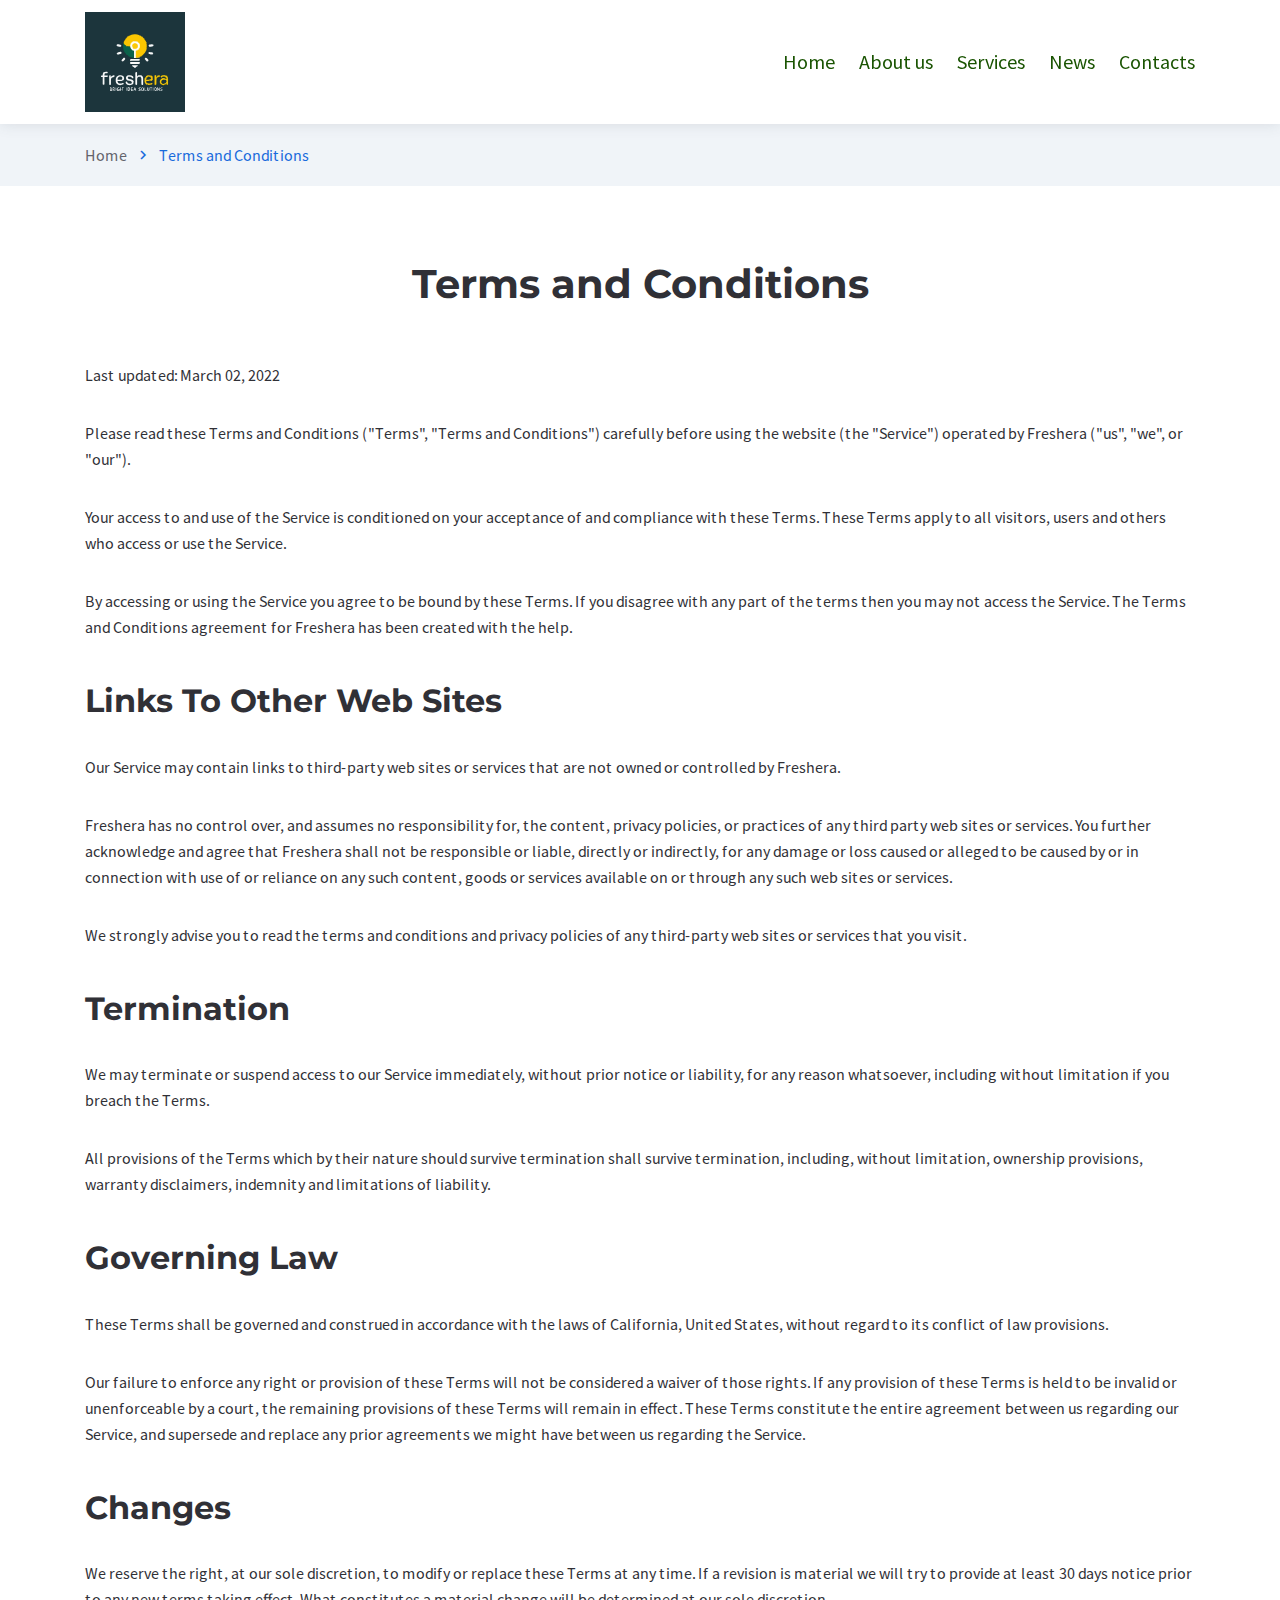
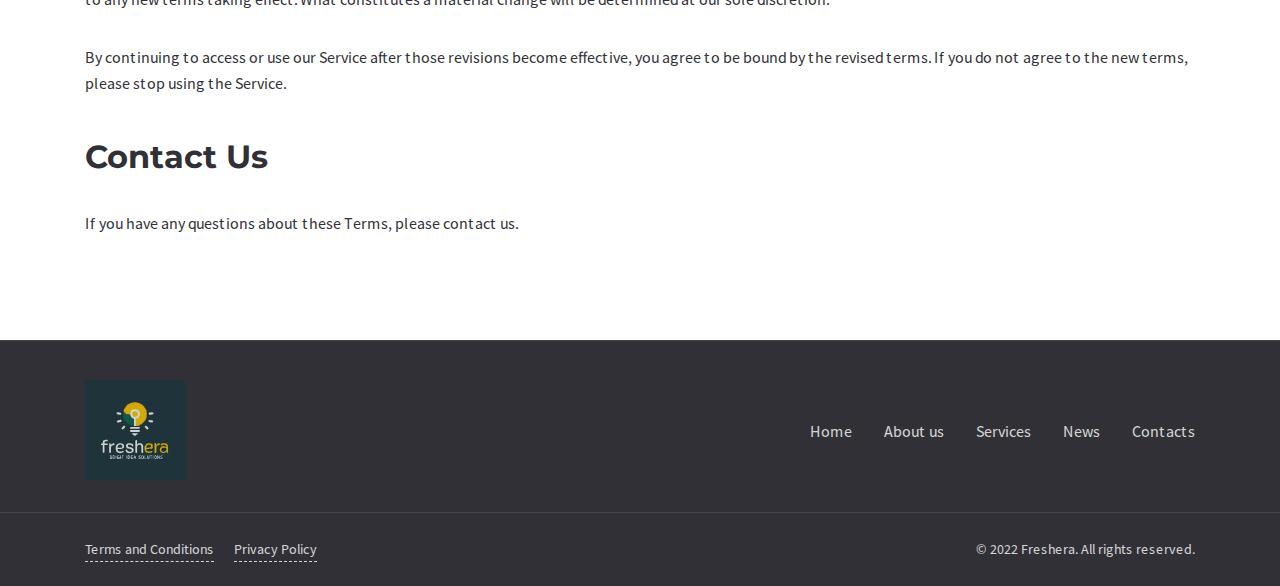
<file: terms-and-conditions.html>
<!DOCTYPE html><html lang="en">

<head>

    <meta charset="utf-8">

    <title>Freshera - #1 The Fastest HTML5 Template</title>

    <meta name="description" content="Description">
    <meta http-equiv="X-UA-Compatible" content="IE=edge">
    <meta name="viewport" content="width=device-width, initial-scale=1, maximum-scale=2">
        
    <link rel="icon" href="assets/img/logoFreshera.svg" type="image/x-icon"> 

    <link rel="stylesheet" href="assets/css/bootstrap-grid.css">
<link rel="stylesheet" href="assets/css/style.css">
    <link rel="preload" href="assets/fonts/source-sans-pro-v21-latin/source-sans-pro-v21-latin-regular.woff2" as="font" type="font/woff2" crossorigin>
<link rel="preload" href="assets/fonts/source-sans-pro-v21-latin/source-sans-pro-v21-latin-700.woff2" as="font" type="font/woff2" crossorigin>
<link rel="preload" href="assets/fonts/montserrat-v25-latin/montserrat-v25-latin-700.woff2" as="font" type="font/woff2" crossorigin>
<link rel="preload" href="assets/fonts/montserrat-v25-latin/montserrat-v25-latin-600.woff2" as="font" type="font/woff2" crossorigin>

<link rel="preload" href="assets/fonts/material-icons/material-icons.woff2" as="font" type="font/woff2" crossorigin>
<link rel="preload" href="assets/fonts/material-icons/material-icons-outlined.woff2" as="font" type="font/woff2" crossorigin>

</head>

<body>

	<main class="main">
		
		<div class="main-inner">

			<!-- Begin mobile main menu -->
<nav class="mmm">
    <div class="mmm-content">
        <ul class="mmm-list">
            <li>
                <a href="index.html">Home</a>
            </li>
            <li>
                <a href="about-us.html">About us</a>
            </li>
            <li>
                <a href="services.html">Services</a>
            </li>
           
           
            <li>
                <a href="news.html">News</a>
            </li>
            <li>
                <a href="contacts.html">Contacts</a>
            </li>
        </ul>
    </div>
</nav><!-- End mobile main menu -->

<header class="header header-minimal">
    <nav class="header-fixed">
        <div class="container">
            <div class="row flex-nowrap align-items-center justify-content-between">
                <div class="col-auto header-fixed-col logo-wrapper">
                    <a href="index.html" class="logoFreshera" title="Freshera">
                        <img src="assets/img/logoFreshera.svg"  alt="Freshera">
                    </a>
                </div>
                <div class="col-auto col-xl col-static header-fixed-col d-none d-xl-block">
                    <div class="row flex-nowrap align-items-center justify-content-end">
                        <div class="col header-fixed-col d-none d-xl-block col-static">
                            <!-- Begin main menu -->
<nav class="main-mnu">
    <ul class="main-mnu-list">
        <li>
            <a href="index.html" data-title="Home">
                <span>Home</span>
            </a>
        </li>
        <li>
            <a href="about-us.html" data-title="About us">
                <span>About us</span>
            </a>
        </li>
        <li>
            <a href="services.html" data-title="Services">
                <span>Services</span>
            </a>
        </li>
       <!-- <li>
            <a href="typography.html" data-title="Typography">
                <span>Typography</span>
            </a>
        </li>
        <li>
            <a href="tabs-and-accordions.html" data-title="Tabs & Accordions">
                <span>Tabs & Accordions</span>
            </a>
        </li>-->
        <li>
            <a href="news.html" data-title="News">
                <span>News</span>
            </a>
        </li>
        <li>
            <a href="contacts.html" data-title="Contacts">
                <span>Contacts</span>
            </a>
        </li>
    </ul>
</nav><!-- End main menu -->
                        </div>
                    </div>
                </div>
                <div class="col-auto d-block d-xl-none header-fixed-col">
                    <div class="main-mnu-btn">
                        <span class="bar bar-1"></span>
                        <span class="bar bar-2"></span>
                        <span class="bar bar-3"></span>
                        <span class="bar bar-4"></span>
                    </div>
                </div>
            </div>
        </div>
    </nav>
</header>

			<!-- Begin bread crumbs -->
			<nav class="bread-crumbs">
				<div class="container">
					<div class="row">
						<div class="col-12">
							<ul class="bread-crumbs-list">
								<li>
									<a href="index.html">Home</a>
									<i class="material-icons md-18">chevron_right</i>
								</li>
								<li>Terms and Conditions</li>
							</ul>
						</div>
					</div>
				</div>
			</nav><!-- End bread crumbs -->

			<div class="section">
				<div class="container">
					<div class="row">
						<div class="col-12">
							<div class="section-heading heading-center section-heading-animate">
								<h1>Terms and Conditions</h1>
							</div>
							<div class="content">
								<p>Last updated: March 02, 2022</p>
								<p>Please read these Terms and Conditions ("Terms", "Terms and Conditions") carefully before using the website (the "Service") operated by Freshera ("us", "we", or "our").</p>
								<p>Your access to and use of the Service is conditioned on your acceptance of and compliance with these Terms. These
									Terms apply to all visitors, users and others who access or use the Service.</p>
								<p>By accessing or using the Service you agree to be bound by these Terms. If you disagree with any part of the
									terms then you may not access the Service. The Terms and Conditions agreement for Freshera has been created with
									the help.</p>
								<h2>Links To Other Web Sites</h2>
								<p>Our Service may contain links to third-party web sites or services that are not owned or controlled by Freshera.
								</p>
							
								<p>Freshera has no control over, and assumes no responsibility for, the content, privacy policies, or practices of
									any third party web sites or services. You further acknowledge and agree that Freshera shall not be responsible
									or liable, directly or indirectly, for any damage or loss caused or alleged to be caused by or in connection
									with use of or reliance on any such content, goods or services available on or through any such web sites or
									services.</p>
							
								<p>We strongly advise you to read the terms and conditions and privacy policies of any third-party web sites or
									services that you visit.</p>
							
								<h2>Termination</h2>
							
								<p>We may terminate or suspend access to our Service immediately, without prior notice or liability, for any reason
									whatsoever, including without limitation if you breach the Terms.</p>
							
								<p>All provisions of the Terms which by their nature should survive termination shall survive termination,
									including, without limitation, ownership provisions, warranty disclaimers, indemnity and limitations of
									liability.</p>
							
								<h2>Governing Law</h2>
							
								<p>These Terms shall be governed and construed in accordance with the laws of California, United States, without
									regard to its conflict of law provisions.</p>
							
								<p>Our failure to enforce any right or provision of these Terms will not be considered a waiver of those rights. If
									any provision of these Terms is held to be invalid or unenforceable by a court, the remaining provisions of
									these Terms will remain in effect. These Terms constitute the entire agreement between us regarding our Service,
									and supersede and replace any prior agreements we might have between us regarding the Service.</p>
							
								<h2>Changes</h2>
							
								<p>We reserve the right, at our sole discretion, to modify or replace these Terms at any time. If a revision is
									material we will try to provide at least 30 days notice prior to any new terms taking effect. What constitutes a
									material change will be determined at our sole discretion.</p>
							
								<p>By continuing to access or use our Service after those revisions become effective, you agree to be bound by the
									revised terms. If you do not agree to the new terms, please stop using the Service.</p>
							
							
								<h2>Contact Us</h2>
							
								<p>If you have any questions about these Terms, please contact us.</p>
							</div>
						</div>
					</div>
				</div>
			</div>

		</div>


<!-- Begin footer -->
<footer class="footer footer-minimal">	
    <div class="footer-main">
        <div class="container">
            <div class="row items align-items-center">
                <div class="col-lg-3 col-md-4 col-12 item">
                    <div class="widget-brand-info">
                        <div class="widget-brand-info-main">
                            <a href="index.html" class="logoFreshera" title="Freshera">
                                <img data-src="assets/img/logoFreshera.svg" class="lazy" src="assets/img/logoFreshera.svg" alt="Freshera" data-loaded="true" style="opacity: 1;">
                            </a>
                        </div>
                    </div>
                </div>
                <div class="col-md item">
                    <div class="footer-item">
                        <nav class="footer-nav">
                            <ul class="footer-mnu footer-mnu-line">
                             <li><a href="index.html" class="hover-link" data-title="Home"><span>Home</span></a></li>
                                <li><a href="about-us.html" class="hover-link" data-title="About us"><span>About us</span></a></li>
                                <li><a href="services.html" class="hover-link" data-title="Services"><span>Services</span></a></li>
                                <li><a href="news.html" class="hover-link" data-title="News"><span>News</span></a></li>
                                <li><a href="contacts.html" class="hover-link" data-title="Contacts"><span>Contacts</span></a></li>
                            </ul>
                        </nav>
                    </div>
                </div>
            </div>
        </div>
    </div>
    <div class="footer-bottom">
        <div class="container">
            <div class="row justify-content-between items">
                <div class="col-md-auto col-12 item">
                    <nav class="footer-links">
                        <ul>
                            <li><a href="terms-and-conditions.html">Terms and Conditions</a></li>
                            <li><a href="privacy-policy.html">Privacy Policy</a></li>
                        </ul>
                    </nav>
                </div>
                <div class="col-md-auto col-12 item">
                    <div class="copyright">© 2022 Freshera. All rights reserved.</div>
                </div>
            </div>
        </div>
    </div>
</footer><!-- End footer -->

	</main><!-- End main -->

	<script src="assets/libs/jquery/jquery.min.js"></script>
<script src="assets/libs/lozad/lozad.min.js"></script>
<script src="assets/libs/device/device.js"></script>
<script src="assets/libs/spincrement/jquery.spincrement.min.js"></script>
<script src="assets/libs/pristine/pristine.min.js"></script>
<script src="assets/js/custom.js"></script>
<script src="assets/js/forms.js"></script>
</body>
</html>
</file>
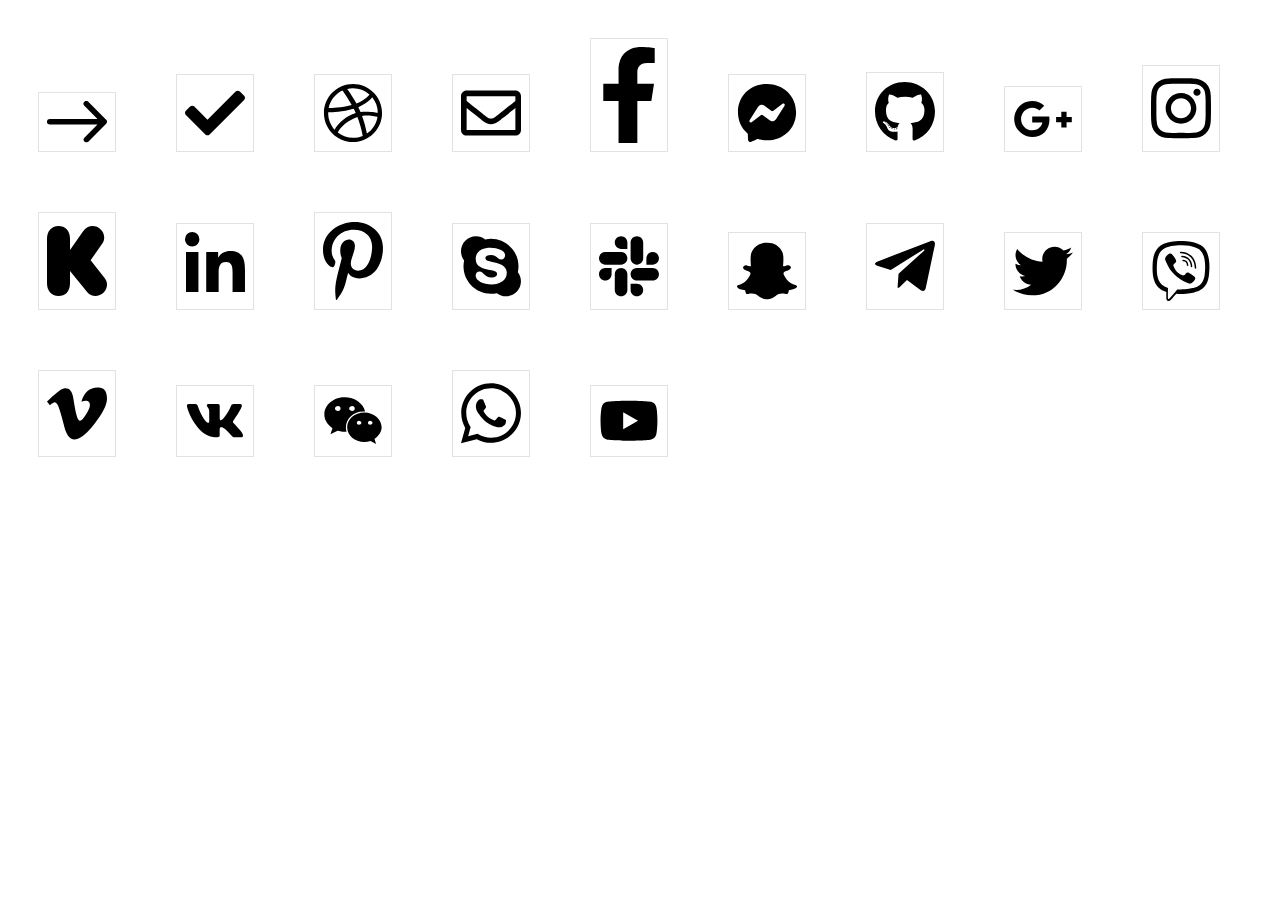
<file: assets/img/svg_preview.html>
<html>
	<head><style>body { font-family: arial; font-size: 12px; }.svg_all { display: none; }.grid__icon {width: 60px; }
    
   .grid__item {
    
        padding: 8px;
        border: 1px solid #e2e2e2;
        
        
        display:inline-block;
        
        margin: 30px;
        
        position: relative;
    }
    
    .grid__item:hover {
        background-color:#f5f5f5;
    }
    
    .grid__item textarea{
        border:1px solid #d6d6d6;
        height:50px;
        width:450px;
        
        padding:8px;
        font-size: 11px;
    }
    
    
    .grid__item .grid__html textarea{
        height:40px;
        width:450px;
    }    
    
    .grid__item h2 {
        font-size: 15px;
        color: #272727;
    }
    
    .grid__popup {
    
        display: none;
        position: absolute;
        
        
        left:0px;
        
        border: 1px solid #e2e2e2;
        
        background: #fff;
        
        padding:8px;
    }
    
    .grid__popup .grid__icon {
        display: none;
    }
    
    .grid__item:hover .grid__popup {
        
        display:block;
        z-index:20;
    
    }</style></head>
<body><div class="svg_all">
<svg xmlns="http://www.w3.org/2000/svg">


	<symbol id="arrow-right"> <!--13 9 --> 
		  <path d="M1074.82,2574.07l-3.87-3.89a0.592,0.592,0,0,0-.85,0,0.6,0.6,0,0,0,0,.86l2.84,2.85H1062.6a0.61,0.61,0,0,0,0,1.22h10.34l-2.84,2.85a0.61,0.61,0,0,0,.43,1.04,0.576,0.576,0,0,0,.42-0.18l3.87-3.89A0.6,0.6,0,0,0,1074.82,2574.07Z" transform="translate(-1062 -2570)"/>
	</symbol>


	<symbol id="check"> <!--512 512 --> 
		<path  d="M173.898 439.404l-166.4-166.4c-9.997-9.997-9.997-26.206 0-36.204l36.203-36.204c9.997-9.998 26.207-9.998 36.204 0L192 312.69 432.095 72.596c9.997-9.997 26.207-9.997 36.204 0l36.203 36.204c9.997 9.997 9.997 26.206 0 36.204l-294.4 294.401c-9.998 9.997-26.207 9.997-36.204-.001z"></path>
	</symbol>


	<symbol id="dribbble-icon"> <!--512 512 --> 
		<path d="M256 8C119.252 8 8 119.252 8 256s111.252 248 248 248 248-111.252 248-248S392.748 8 256 8zm163.97 114.366c29.503 36.046 47.369 81.957 47.835 131.955-6.984-1.477-77.018-15.682-147.502-6.818-5.752-14.041-11.181-26.393-18.617-41.614 78.321-31.977 113.818-77.482 118.284-83.523zM396.421 97.87c-3.81 5.427-35.697 48.286-111.021 76.519-34.712-63.776-73.185-116.168-79.04-124.008 67.176-16.193 137.966 1.27 190.061 47.489zm-230.48-33.25c5.585 7.659 43.438 60.116 78.537 122.509-99.087 26.313-186.36 25.934-195.834 25.809C62.38 147.205 106.678 92.573 165.941 64.62zM44.17 256.323c0-2.166.043-4.322.108-6.473 9.268.19 111.92 1.513 217.706-30.146 6.064 11.868 11.857 23.915 17.174 35.949-76.599 21.575-146.194 83.527-180.531 142.306C64.794 360.405 44.17 310.73 44.17 256.323zm81.807 167.113c22.127-45.233 82.178-103.622 167.579-132.756 29.74 77.283 42.039 142.053 45.189 160.638-68.112 29.013-150.015 21.053-212.768-27.882zm248.38 8.489c-2.171-12.886-13.446-74.897-41.152-151.033 66.38-10.626 124.7 6.768 131.947 9.055-9.442 58.941-43.273 109.844-90.795 141.978z"></path>
	</symbol>


	<symbol id="email-icon"> <!--512 512 --> 
		<path d="M464 64H48C21.49 64 0 85.49 0 112v288c0 26.51 21.49 48 48 48h416c26.51 0 48-21.49 48-48V112c0-26.51-21.49-48-48-48zm0 48v40.805c-22.422 18.259-58.168 46.651-134.587 106.49-16.841 13.247-50.201 45.072-73.413 44.701-23.208.375-56.579-31.459-73.413-44.701C106.18 199.465 70.425 171.067 48 152.805V112h416zM48 400V214.398c22.914 18.251 55.409 43.862 104.938 82.646 21.857 17.205 60.134 55.186 103.062 54.955 42.717.231 80.509-37.199 103.053-54.947 49.528-38.783 82.032-64.401 104.947-82.653V400H48z"></path>
	</symbol>


	<symbol id="facebook-icon"> <!--320 512 --> 
		<path d="M279.14 288l14.22-92.66h-88.91v-60.13c0-25.35 12.42-50.06 52.24-50.06h40.42V6.26S260.43 0 225.36 0c-73.22 0-121.08 44.38-121.08 124.72v70.62H22.89V288h81.39v224h100.17V288z"></path>
	</symbol>


	<symbol id="facebook-messenger-icon"> <!--512 512 --> 
		<path d="M256.55 8C116.52 8 8 110.34 8 248.57c0 72.3 29.71 134.78 78.07 177.94 8.35 7.51 6.63 11.86 8.05 58.23A19.92 19.92 0 0 0 122 502.31c52.91-23.3 53.59-25.14 62.56-22.7C337.85 521.8 504 423.7 504 248.57 504 110.34 396.59 8 256.55 8zm149.24 185.13l-73 115.57a37.37 37.37 0 0 1-53.91 9.93l-58.08-43.47a15 15 0 0 0-18 0l-78.37 59.44c-10.46 7.93-24.16-4.6-17.11-15.67l73-115.57a37.36 37.36 0 0 1 53.91-9.93l58.06 43.46a15 15 0 0 0 18 0l78.41-59.38c10.44-7.98 24.14 4.54 17.09 15.62z"></path>
	</symbol>


	<symbol id="github-icon"> <!--496 512 --> 
		<path d="M165.9 397.4c0 2-2.3 3.6-5.2 3.6-3.3.3-5.6-1.3-5.6-3.6 0-2 2.3-3.6 5.2-3.6 3-.3 5.6 1.3 5.6 3.6zm-31.1-4.5c-.7 2 1.3 4.3 4.3 4.9 2.6 1 5.6 0 6.2-2s-1.3-4.3-4.3-5.2c-2.6-.7-5.5.3-6.2 2.3zm44.2-1.7c-2.9.7-4.9 2.6-4.6 4.9.3 2 2.9 3.3 5.9 2.6 2.9-.7 4.9-2.6 4.6-4.6-.3-1.9-3-3.2-5.9-2.9zM244.8 8C106.1 8 0 113.3 0 252c0 110.9 69.8 205.8 169.5 239.2 12.8 2.3 17.3-5.6 17.3-12.1 0-6.2-.3-40.4-.3-61.4 0 0-70 15-84.7-29.8 0 0-11.4-29.1-27.8-36.6 0 0-22.9-15.7 1.6-15.4 0 0 24.9 2 38.6 25.8 21.9 38.6 58.6 27.5 72.9 20.9 2.3-16 8.8-27.1 16-33.7-55.9-6.2-112.3-14.3-112.3-110.5 0-27.5 7.6-41.3 23.6-58.9-2.6-6.5-11.1-33.3 2.6-67.9 20.9-6.5 69 27 69 27 20-5.6 41.5-8.5 62.8-8.5s42.8 2.9 62.8 8.5c0 0 48.1-33.6 69-27 13.7 34.7 5.2 61.4 2.6 67.9 16 17.7 25.8 31.5 25.8 58.9 0 96.5-58.9 104.2-114.8 110.5 9.2 7.9 17 22.9 17 46.4 0 33.7-.3 75.4-.3 83.6 0 6.5 4.6 14.4 17.3 12.1C428.2 457.8 496 362.9 496 252 496 113.3 383.5 8 244.8 8zM97.2 352.9c-1.3 1-1 3.3.7 5.2 1.6 1.6 3.9 2.3 5.2 1 1.3-1 1-3.3-.7-5.2-1.6-1.6-3.9-2.3-5.2-1zm-10.8-8.1c-.7 1.3.3 2.9 2.3 3.9 1.6 1 3.6.7 4.3-.7.7-1.3-.3-2.9-2.3-3.9-2-.6-3.6-.3-4.3.7zm32.4 35.6c-1.6 1.3-1 4.3 1.3 6.2 2.3 2.3 5.2 2.6 6.5 1 1.3-1.3.7-4.3-1.3-6.2-2.2-2.3-5.2-2.6-6.5-1zm-11.4-14.7c-1.6 1-1.6 3.6 0 5.9 1.6 2.3 4.3 3.3 5.6 2.3 1.6-1.3 1.6-3.9 0-6.2-1.4-2.3-4-3.3-5.6-2z"></path>
	</symbol>


	<symbol id="google-plus-icon"> <!--640 512 --> 
		<path d="M386.061 228.496c1.834 9.692 3.143 19.384 3.143 31.956C389.204 370.205 315.599 448 204.8 448c-106.084 0-192-85.915-192-192s85.916-192 192-192c51.864 0 95.083 18.859 128.611 50.292l-52.126 50.03c-14.145-13.621-39.028-29.599-76.485-29.599-65.484 0-118.92 54.221-118.92 121.277 0 67.056 53.436 121.277 118.92 121.277 75.961 0 104.513-54.745 108.965-82.773H204.8v-66.009h181.261zm185.406 6.437V179.2h-56.001v55.733h-55.733v56.001h55.733v55.733h56.001v-55.733H627.2v-56.001h-55.733z"></path>
	</symbol>


	<symbol id="instagram-icon"> <!--448 512 --> 
		<path d="M224.1 141c-63.6 0-114.9 51.3-114.9 114.9s51.3 114.9 114.9 114.9S339 319.5 339 255.9 287.7 141 224.1 141zm0 189.6c-41.1 0-74.7-33.5-74.7-74.7s33.5-74.7 74.7-74.7 74.7 33.5 74.7 74.7-33.6 74.7-74.7 74.7zm146.4-194.3c0 14.9-12 26.8-26.8 26.8-14.9 0-26.8-12-26.8-26.8s12-26.8 26.8-26.8 26.8 12 26.8 26.8zm76.1 27.2c-1.7-35.9-9.9-67.7-36.2-93.9-26.2-26.2-58-34.4-93.9-36.2-37-2.1-147.9-2.1-184.9 0-35.8 1.7-67.6 9.9-93.9 36.1s-34.4 58-36.2 93.9c-2.1 37-2.1 147.9 0 184.9 1.7 35.9 9.9 67.7 36.2 93.9s58 34.4 93.9 36.2c37 2.1 147.9 2.1 184.9 0 35.9-1.7 67.7-9.9 93.9-36.2 26.2-26.2 34.4-58 36.2-93.9 2.1-37 2.1-147.8 0-184.8zM398.8 388c-7.8 19.6-22.9 34.7-42.6 42.6-29.5 11.7-99.5 9-132.1 9s-102.7 2.6-132.1-9c-19.6-7.8-34.7-22.9-42.6-42.6-11.7-29.5-9-99.5-9-132.1s-2.6-102.7 9-132.1c7.8-19.6 22.9-34.7 42.6-42.6 29.5-11.7 99.5-9 132.1-9s102.7-2.6 132.1 9c19.6 7.8 34.7 22.9 42.6 42.6 11.7 29.5 9 99.5 9 132.1s2.7 102.7-9 132.1z"></path>
	</symbol>


	<symbol id="kickstarter-icon"> <!--384 512 --> 
		<path d="M147.3 114.4c0-56.2-32.5-82.4-73.4-82.4C26.2 32 0 68.2 0 113.4v283c0 47.3 25.3 83.4 74.9 83.4 39.8 0 72.4-25.6 72.4-83.4v-76.5l112.1 138.3c22.7 27.2 72.1 30.7 103.2 0 27-27.6 27.3-67.4 7.4-92.2l-90.8-114.8 74.9-107.4c17.4-24.7 17.5-63.1-10.4-89.8-30.3-29-82.4-31.6-113.6 12.8L147.3 185v-70.6z"></path>
	</symbol>


	<symbol id="linkedin-icon"> <!--448 512 --> 
		<path d="M100.28 448H7.4V148.9h92.88zM53.79 108.1C24.09 108.1 0 83.5 0 53.8a53.79 53.79 0 0 1 107.58 0c0 29.7-24.1 54.3-53.79 54.3zM447.9 448h-92.68V302.4c0-34.7-.7-79.2-48.29-79.2-48.29 0-55.69 37.7-55.69 76.7V448h-92.78V148.9h89.08v40.8h1.3c12.4-23.5 42.69-48.3 87.88-48.3 94 0 111.28 61.9 111.28 142.3V448z"></path>
	</symbol>


	<symbol id="pinterest-icon"> <!--384 512 --> 
		<path d="M204 6.5C101.4 6.5 0 74.9 0 185.6 0 256 39.6 296 63.6 296c9.9 0 15.6-27.6 15.6-35.4 0-9.3-23.7-29.1-23.7-67.8 0-80.4 61.2-137.4 140.4-137.4 68.1 0 118.5 38.7 118.5 109.8 0 53.1-21.3 152.7-90.3 152.7-24.9 0-46.2-18-46.2-43.8 0-37.8 26.4-74.4 26.4-113.4 0-66.2-93.9-54.2-93.9 25.8 0 16.8 2.1 35.4 9.6 50.7-13.8 59.4-42 147.9-42 209.1 0 18.9 2.7 37.5 4.5 56.4 3.4 3.8 1.7 3.4 6.9 1.5 50.4-69 48.6-82.5 71.4-172.8 12.3 23.4 44.1 36 69.3 36 106.2 0 153.9-103.5 153.9-196.8C384 71.3 298.2 6.5 204 6.5z"></path>
	</symbol>


	<symbol id="skype-icon"> <!--448 512 --> 
		<path d="M424.7 299.8c2.9-14 4.7-28.9 4.7-43.8 0-113.5-91.9-205.3-205.3-205.3-14.9 0-29.7 1.7-43.8 4.7C161.3 40.7 137.7 32 112 32 50.2 32 0 82.2 0 144c0 25.7 8.7 49.3 23.3 68.2-2.9 14-4.7 28.9-4.7 43.8 0 113.5 91.9 205.3 205.3 205.3 14.9 0 29.7-1.7 43.8-4.7 19 14.6 42.6 23.3 68.2 23.3 61.8 0 112-50.2 112-112 .1-25.6-8.6-49.2-23.2-68.1zm-194.6 91.5c-65.6 0-120.5-29.2-120.5-65 0-16 9-30.6 29.5-30.6 31.2 0 34.1 44.9 88.1 44.9 25.7 0 42.3-11.4 42.3-26.3 0-18.7-16-21.6-42-28-62.5-15.4-117.8-22-117.8-87.2 0-59.2 58.6-81.1 109.1-81.1 55.1 0 110.8 21.9 110.8 55.4 0 16.9-11.4 31.8-30.3 31.8-28.3 0-29.2-33.5-75-33.5-25.7 0-42 7-42 22.5 0 19.8 20.8 21.8 69.1 33 41.4 9.3 90.7 26.8 90.7 77.6 0 59.1-57.1 86.5-112 86.5z"></path>
	</symbol>


	<symbol id="slack-icon"> <!--448 512 --> 
		<path d="M94.12 315.1c0 25.9-21.16 47.06-47.06 47.06S0 341 0 315.1c0-25.9 21.16-47.06 47.06-47.06h47.06v47.06zm23.72 0c0-25.9 21.16-47.06 47.06-47.06s47.06 21.16 47.06 47.06v117.84c0 25.9-21.16 47.06-47.06 47.06s-47.06-21.16-47.06-47.06V315.1zm47.06-188.98c-25.9 0-47.06-21.16-47.06-47.06S139 32 164.9 32s47.06 21.16 47.06 47.06v47.06H164.9zm0 23.72c25.9 0 47.06 21.16 47.06 47.06s-21.16 47.06-47.06 47.06H47.06C21.16 243.96 0 222.8 0 196.9s21.16-47.06 47.06-47.06H164.9zm188.98 47.06c0-25.9 21.16-47.06 47.06-47.06 25.9 0 47.06 21.16 47.06 47.06s-21.16 47.06-47.06 47.06h-47.06V196.9zm-23.72 0c0 25.9-21.16 47.06-47.06 47.06-25.9 0-47.06-21.16-47.06-47.06V79.06c0-25.9 21.16-47.06 47.06-47.06 25.9 0 47.06 21.16 47.06 47.06V196.9zM283.1 385.88c25.9 0 47.06 21.16 47.06 47.06 0 25.9-21.16 47.06-47.06 47.06-25.9 0-47.06-21.16-47.06-47.06v-47.06h47.06zm0-23.72c-25.9 0-47.06-21.16-47.06-47.06 0-25.9 21.16-47.06 47.06-47.06h117.84c25.9 0 47.06 21.16 47.06 47.06 0 25.9-21.16 47.06-47.06 47.06H283.1z"></path>
	</symbol>


	<symbol id="snapchat-icon"> <!--512 512 --> 
		<path d="M510.846 392.673c-5.211 12.157-27.239 21.089-67.36 27.318-2.064 2.786-3.775 14.686-6.507 23.956-1.625 5.566-5.623 8.869-12.128 8.869l-.297-.005c-9.395 0-19.203-4.323-38.852-4.323-26.521 0-35.662 6.043-56.254 20.588-21.832 15.438-42.771 28.764-74.027 27.399-31.646 2.334-58.025-16.908-72.871-27.404-20.714-14.643-29.828-20.582-56.241-20.582-18.864 0-30.736 4.72-38.852 4.72-8.073 0-11.213-4.922-12.422-9.04-2.703-9.189-4.404-21.263-6.523-24.13-20.679-3.209-67.31-11.344-68.498-32.15a10.627 10.627 0 0 1 8.877-11.069c69.583-11.455 100.924-82.901 102.227-85.934.074-.176.155-.344.237-.515 3.713-7.537 4.544-13.849 2.463-18.753-5.05-11.896-26.872-16.164-36.053-19.796-23.715-9.366-27.015-20.128-25.612-27.504 2.437-12.836 21.725-20.735 33.002-15.453 8.919 4.181 16.843 6.297 23.547 6.297 5.022 0 8.212-1.204 9.96-2.171-2.043-35.936-7.101-87.29 5.687-115.969C158.122 21.304 229.705 15.42 250.826 15.42c.944 0 9.141-.089 10.11-.089 52.148 0 102.254 26.78 126.723 81.643 12.777 28.65 7.749 79.792 5.695 116.009 1.582.872 4.357 1.942 8.599 2.139 6.397-.286 13.815-2.389 22.069-6.257 6.085-2.846 14.406-2.461 20.48.058l.029.01c9.476 3.385 15.439 10.215 15.589 17.87.184 9.747-8.522 18.165-25.878 25.018-2.118.835-4.694 1.655-7.434 2.525-9.797 3.106-24.6 7.805-28.616 17.271-2.079 4.904-1.256 11.211 2.46 18.748.087.168.166.342.239.515 1.301 3.03 32.615 74.46 102.23 85.934 6.427 1.058 11.163 7.877 7.725 15.859z"></path>
	</symbol>


	<symbol id="telegram-icon"> <!--448 512 --> 
		<path d="M446.7 98.6l-67.6 318.8c-5.1 22.5-18.4 28.1-37.3 17.5l-103-75.9-49.7 47.8c-5.5 5.5-10.1 10.1-20.7 10.1l7.4-104.9 190.9-172.5c8.3-7.4-1.8-11.5-12.9-4.1L117.8 284 16.2 252.2c-22.1-6.9-22.5-22.1 4.6-32.7L418.2 66.4c18.4-6.9 34.5 4.1 28.5 32.2z"></path>
	</symbol>


	<symbol id="twitter-icon"> <!--512 512 --> 
		<path d="M459.37 151.716c.325 4.548.325 9.097.325 13.645 0 138.72-105.583 298.558-298.558 298.558-59.452 0-114.68-17.219-161.137-47.106 8.447.974 16.568 1.299 25.34 1.299 49.055 0 94.213-16.568 130.274-44.832-46.132-.975-84.792-31.188-98.112-72.772 6.498.974 12.995 1.624 19.818 1.624 9.421 0 18.843-1.3 27.614-3.573-48.081-9.747-84.143-51.98-84.143-102.985v-1.299c13.969 7.797 30.214 12.67 47.431 13.319-28.264-18.843-46.781-51.005-46.781-87.391 0-19.492 5.197-37.36 14.294-52.954 51.655 63.675 129.3 105.258 216.365 109.807-1.624-7.797-2.599-15.918-2.599-24.04 0-57.828 46.782-104.934 104.934-104.934 30.213 0 57.502 12.67 76.67 33.137 23.715-4.548 46.456-13.32 66.599-25.34-7.798 24.366-24.366 44.833-46.132 57.827 21.117-2.273 41.584-8.122 60.426-16.243-14.292 20.791-32.161 39.308-52.628 54.253z"></path>
	</symbol>


	<symbol id="viber-icon"> <!--512 512 --> 
		<path d="M444 49.9C431.3 38.2 379.9.9 265.3.4c0 0-135.1-8.1-200.9 52.3C27.8 89.3 14.9 143 13.5 209.5c-1.4 66.5-3.1 191.1 117 224.9h.1l-.1 51.6s-.8 20.9 13 25.1c16.6 5.2 26.4-10.7 42.3-27.8 8.7-9.4 20.7-23.2 29.8-33.7 82.2 6.9 145.3-8.9 152.5-11.2 16.6-5.4 110.5-17.4 125.7-142 15.8-128.6-7.6-209.8-49.8-246.5zM457.9 287c-12.9 104-89 110.6-103 115.1-6 1.9-61.5 15.7-131.2 11.2 0 0-52 62.7-68.2 79-5.3 5.3-11.1 4.8-11-5.7 0-6.9.4-85.7.4-85.7-.1 0-.1 0 0 0-101.8-28.2-95.8-134.3-94.7-189.8 1.1-55.5 11.6-101 42.6-131.6 55.7-50.5 170.4-43 170.4-43 96.9.4 143.3 29.6 154.1 39.4 35.7 30.6 53.9 103.8 40.6 211.1zm-139-80.8c.4 8.6-12.5 9.2-12.9.6-1.1-22-11.4-32.7-32.6-33.9-8.6-.5-7.8-13.4.7-12.9 27.9 1.5 43.4 17.5 44.8 46.2zm20.3 11.3c1-42.4-25.5-75.6-75.8-79.3-8.5-.6-7.6-13.5.9-12.9 58 4.2 88.9 44.1 87.8 92.5-.1 8.6-13.1 8.2-12.9-.3zm47 13.4c.1 8.6-12.9 8.7-12.9.1-.6-81.5-54.9-125.9-120.8-126.4-8.5-.1-8.5-12.9 0-12.9 73.7.5 133 51.4 133.7 139.2zM374.9 329v.2c-10.8 19-31 40-51.8 33.3l-.2-.3c-21.1-5.9-70.8-31.5-102.2-56.5-16.2-12.8-31-27.9-42.4-42.4-10.3-12.9-20.7-28.2-30.8-46.6-21.3-38.5-26-55.7-26-55.7-6.7-20.8 14.2-41 33.3-51.8h.2c9.2-4.8 18-3.2 23.9 3.9 0 0 12.4 14.8 17.7 22.1 5 6.8 11.7 17.7 15.2 23.8 6.1 10.9 2.3 22-3.7 26.6l-12 9.6c-6.1 4.9-5.3 14-5.3 14s17.8 67.3 84.3 84.3c0 0 9.1.8 14-5.3l9.6-12c4.6-6 15.7-9.8 26.6-3.7 14.7 8.3 33.4 21.2 45.8 32.9 7 5.7 8.6 14.4 3.8 23.6z"></path>
	</symbol>


	<symbol id="vimeo-icon"> <!--448 512 --> 
		<path d="M447.8 153.6c-2 43.6-32.4 103.3-91.4 179.1-60.9 79.2-112.4 118.8-154.6 118.8-26.1 0-48.2-24.1-66.3-72.3C100.3 250 85.3 174.3 56.2 174.3c-3.4 0-15.1 7.1-35.2 21.1L0 168.2c51.6-45.3 100.9-95.7 131.8-98.5 34.9-3.4 56.3 20.5 64.4 71.5 28.7 181.5 41.4 208.9 93.6 126.7 18.7-29.6 28.8-52.1 30.2-67.6 4.8-45.9-35.8-42.8-63.3-31 22-72.1 64.1-107.1 126.2-105.1 45.8 1.2 67.5 31.1 64.9 89.4z"></path>
	</symbol>


	<symbol id="vk-icon"> <!--576 512 --> 
		<path d="M545 117.7c3.7-12.5 0-21.7-17.8-21.7h-58.9c-15 0-21.9 7.9-25.6 16.7 0 0-30 73.1-72.4 120.5-13.7 13.7-20 18.1-27.5 18.1-3.7 0-9.4-4.4-9.4-16.9V117.7c0-15-4.2-21.7-16.6-21.7h-92.6c-9.4 0-15 7-15 13.5 0 14.2 21.2 17.5 23.4 57.5v86.8c0 19-3.4 22.5-10.9 22.5-20 0-68.6-73.4-97.4-157.4-5.8-16.3-11.5-22.9-26.6-22.9H38.8c-16.8 0-20.2 7.9-20.2 16.7 0 15.6 20 93.1 93.1 195.5C160.4 378.1 229 416 291.4 416c37.5 0 42.1-8.4 42.1-22.9 0-66.8-3.4-73.1 15.4-73.1 8.7 0 23.7 4.4 58.7 38.1 40 40 46.6 57.9 69 57.9h58.9c16.8 0 25.3-8.4 20.4-25-11.2-34.9-86.9-106.7-90.3-111.5-8.7-11.2-6.2-16.2 0-26.2.1-.1 72-101.3 79.4-135.6z"></path>
	</symbol>


	<symbol id="wechat-icon"> <!--576 512 --> 
		<path d="M385.2 167.6c6.4 0 12.6.3 18.8 1.1C387.4 90.3 303.3 32 207.7 32 100.5 32 13 104.8 13 197.4c0 53.4 29.3 97.5 77.9 131.6l-19.3 58.6 68-34.1c24.4 4.8 43.8 9.7 68.2 9.7 6.2 0 12.1-.3 18.3-.8-4-12.9-6.2-26.6-6.2-40.8-.1-84.9 72.9-154 165.3-154zm-104.5-52.9c14.5 0 24.2 9.7 24.2 24.4 0 14.5-9.7 24.2-24.2 24.2-14.8 0-29.3-9.7-29.3-24.2.1-14.7 14.6-24.4 29.3-24.4zm-136.4 48.6c-14.5 0-29.3-9.7-29.3-24.2 0-14.8 14.8-24.4 29.3-24.4 14.8 0 24.4 9.7 24.4 24.4 0 14.6-9.6 24.2-24.4 24.2zM563 319.4c0-77.9-77.9-141.3-165.4-141.3-92.7 0-165.4 63.4-165.4 141.3S305 460.7 397.6 460.7c19.3 0 38.9-5.1 58.6-9.9l53.4 29.3-14.8-48.6C534 402.1 563 363.2 563 319.4zm-219.1-24.5c-9.7 0-19.3-9.7-19.3-19.6 0-9.7 9.7-19.3 19.3-19.3 14.8 0 24.4 9.7 24.4 19.3 0 10-9.7 19.6-24.4 19.6zm107.1 0c-9.7 0-19.3-9.7-19.3-19.6 0-9.7 9.7-19.3 19.3-19.3 14.5 0 24.4 9.7 24.4 19.3.1 10-9.9 19.6-24.4 19.6z"></path>
	</symbol>


	<symbol id="whatsapp-icon"> <!--448 512 --> 
		<path d="M380.9 97.1C339 55.1 283.2 32 223.9 32c-122.4 0-222 99.6-222 222 0 39.1 10.2 77.3 29.6 111L0 480l117.7-30.9c32.4 17.7 68.9 27 106.1 27h.1c122.3 0 224.1-99.6 224.1-222 0-59.3-25.2-115-67.1-157zm-157 341.6c-33.2 0-65.7-8.9-94-25.7l-6.7-4-69.8 18.3L72 359.2l-4.4-7c-18.5-29.4-28.2-63.3-28.2-98.2 0-101.7 82.8-184.5 184.6-184.5 49.3 0 95.6 19.2 130.4 54.1 34.8 34.9 56.2 81.2 56.1 130.5 0 101.8-84.9 184.6-186.6 184.6zm101.2-138.2c-5.5-2.8-32.8-16.2-37.9-18-5.1-1.9-8.8-2.8-12.5 2.8-3.7 5.6-14.3 18-17.6 21.8-3.2 3.7-6.5 4.2-12 1.4-32.6-16.3-54-29.1-75.5-66-5.7-9.8 5.7-9.1 16.3-30.3 1.8-3.7.9-6.9-.5-9.7-1.4-2.8-12.5-30.1-17.1-41.2-4.5-10.8-9.1-9.3-12.5-9.5-3.2-.2-6.9-.2-10.6-.2-3.7 0-9.7 1.4-14.8 6.9-5.1 5.6-19.4 19-19.4 46.3 0 27.3 19.9 53.7 22.6 57.4 2.8 3.7 39.1 59.7 94.8 83.8 35.2 15.2 49 16.5 66.6 13.9 10.7-1.6 32.8-13.4 37.4-26.4 4.6-13 4.6-24.1 3.2-26.4-1.3-2.5-5-3.9-10.5-6.6z"></path>
	</symbol>


	<symbol id="youtube-icon"> <!--576 512 --> 
		<path d="M549.655 124.083c-6.281-23.65-24.787-42.276-48.284-48.597C458.781 64 288 64 288 64S117.22 64 74.629 75.486c-23.497 6.322-42.003 24.947-48.284 48.597-11.412 42.867-11.412 132.305-11.412 132.305s0 89.438 11.412 132.305c6.281 23.65 24.787 41.5 48.284 47.821C117.22 448 288 448 288 448s170.78 0 213.371-11.486c23.497-6.321 42.003-24.171 48.284-47.821 11.412-42.867 11.412-132.305 11.412-132.305s0-89.438-11.412-132.305zm-317.51 213.508V175.185l142.739 81.205-142.739 81.201z"></path>
	</symbol>

</svg>
</div><div class="grid"><div class="grid__item"><div class="grid__icon"><svg viewBox="0 0 13 9"><use xlink:href="#arrow-right"></use></svg></div><div class="grid__popup"><div class="grid__icon"><svg viewBox="0 0 13 9"><use xlink:href="#arrow-right"></use></svg></div><div class="grid__html"><h2>HTML:</h2><textarea><svg viewBox="0 0 13 9"><use xlink:href="#arrow-right"></use></svg></textarea></div><div class="grid__jade"><h2>Jade:</h2><textarea>svg.bank__soc__logo(viewBox="0 0 13 9")
	use(xlink:href="#arrow-right")</textarea></div><div class="grid__symbol"><h2>Symbol:</h2><textarea>
	<symbol id="arrow-right"> <!--13 9 --> 
		  <path d="M1074.82,2574.07l-3.87-3.89a0.592,0.592,0,0,0-.85,0,0.6,0.6,0,0,0,0,.86l2.84,2.85H1062.6a0.61,0.61,0,0,0,0,1.22h10.34l-2.84,2.85a0.61,0.61,0,0,0,.43,1.04,0.576,0.576,0,0,0,.42-0.18l3.87-3.89A0.6,0.6,0,0,0,1074.82,2574.07Z" transform="translate(-1062 -2570)"/>
	</symbol>

</textarea></div></div></div><div class="grid__item"><div class="grid__icon"><svg viewBox="0 0 512 512"><use xlink:href="#check"></use></svg></div><div class="grid__popup"><div class="grid__icon"><svg viewBox="0 0 512 512"><use xlink:href="#check"></use></svg></div><div class="grid__html"><h2>HTML:</h2><textarea><svg viewBox="0 0 512 512"><use xlink:href="#check"></use></svg></textarea></div><div class="grid__jade"><h2>Jade:</h2><textarea>svg.bank__soc__logo(viewBox="0 0 512 512")
	use(xlink:href="#check")</textarea></div><div class="grid__symbol"><h2>Symbol:</h2><textarea>
	<symbol id="check"> <!--512 512 --> 
		<path  d="M173.898 439.404l-166.4-166.4c-9.997-9.997-9.997-26.206 0-36.204l36.203-36.204c9.997-9.998 26.207-9.998 36.204 0L192 312.69 432.095 72.596c9.997-9.997 26.207-9.997 36.204 0l36.203 36.204c9.997 9.997 9.997 26.206 0 36.204l-294.4 294.401c-9.998 9.997-26.207 9.997-36.204-.001z"></path>
	</symbol>

</textarea></div></div></div><div class="grid__item"><div class="grid__icon"><svg viewBox="0 0 512 512"><use xlink:href="#dribbble-icon"></use></svg></div><div class="grid__popup"><div class="grid__icon"><svg viewBox="0 0 512 512"><use xlink:href="#dribbble-icon"></use></svg></div><div class="grid__html"><h2>HTML:</h2><textarea><svg viewBox="0 0 512 512"><use xlink:href="#dribbble-icon"></use></svg></textarea></div><div class="grid__jade"><h2>Jade:</h2><textarea>svg.bank__soc__logo(viewBox="0 0 512 512")
	use(xlink:href="#dribbble-icon")</textarea></div><div class="grid__symbol"><h2>Symbol:</h2><textarea>
	<symbol id="dribbble-icon"> <!--512 512 --> 
		<path d="M256 8C119.252 8 8 119.252 8 256s111.252 248 248 248 248-111.252 248-248S392.748 8 256 8zm163.97 114.366c29.503 36.046 47.369 81.957 47.835 131.955-6.984-1.477-77.018-15.682-147.502-6.818-5.752-14.041-11.181-26.393-18.617-41.614 78.321-31.977 113.818-77.482 118.284-83.523zM396.421 97.87c-3.81 5.427-35.697 48.286-111.021 76.519-34.712-63.776-73.185-116.168-79.04-124.008 67.176-16.193 137.966 1.27 190.061 47.489zm-230.48-33.25c5.585 7.659 43.438 60.116 78.537 122.509-99.087 26.313-186.36 25.934-195.834 25.809C62.38 147.205 106.678 92.573 165.941 64.62zM44.17 256.323c0-2.166.043-4.322.108-6.473 9.268.19 111.92 1.513 217.706-30.146 6.064 11.868 11.857 23.915 17.174 35.949-76.599 21.575-146.194 83.527-180.531 142.306C64.794 360.405 44.17 310.73 44.17 256.323zm81.807 167.113c22.127-45.233 82.178-103.622 167.579-132.756 29.74 77.283 42.039 142.053 45.189 160.638-68.112 29.013-150.015 21.053-212.768-27.882zm248.38 8.489c-2.171-12.886-13.446-74.897-41.152-151.033 66.38-10.626 124.7 6.768 131.947 9.055-9.442 58.941-43.273 109.844-90.795 141.978z"></path>
	</symbol>

</textarea></div></div></div><div class="grid__item"><div class="grid__icon"><svg viewBox="0 0 512 512"><use xlink:href="#email-icon"></use></svg></div><div class="grid__popup"><div class="grid__icon"><svg viewBox="0 0 512 512"><use xlink:href="#email-icon"></use></svg></div><div class="grid__html"><h2>HTML:</h2><textarea><svg viewBox="0 0 512 512"><use xlink:href="#email-icon"></use></svg></textarea></div><div class="grid__jade"><h2>Jade:</h2><textarea>svg.bank__soc__logo(viewBox="0 0 512 512")
	use(xlink:href="#email-icon")</textarea></div><div class="grid__symbol"><h2>Symbol:</h2><textarea>
	<symbol id="email-icon"> <!--512 512 --> 
		<path d="M464 64H48C21.49 64 0 85.49 0 112v288c0 26.51 21.49 48 48 48h416c26.51 0 48-21.49 48-48V112c0-26.51-21.49-48-48-48zm0 48v40.805c-22.422 18.259-58.168 46.651-134.587 106.49-16.841 13.247-50.201 45.072-73.413 44.701-23.208.375-56.579-31.459-73.413-44.701C106.18 199.465 70.425 171.067 48 152.805V112h416zM48 400V214.398c22.914 18.251 55.409 43.862 104.938 82.646 21.857 17.205 60.134 55.186 103.062 54.955 42.717.231 80.509-37.199 103.053-54.947 49.528-38.783 82.032-64.401 104.947-82.653V400H48z"></path>
	</symbol>

</textarea></div></div></div><div class="grid__item"><div class="grid__icon"><svg viewBox="0 0 320 512"><use xlink:href="#facebook-icon"></use></svg></div><div class="grid__popup"><div class="grid__icon"><svg viewBox="0 0 320 512"><use xlink:href="#facebook-icon"></use></svg></div><div class="grid__html"><h2>HTML:</h2><textarea><svg viewBox="0 0 320 512"><use xlink:href="#facebook-icon"></use></svg></textarea></div><div class="grid__jade"><h2>Jade:</h2><textarea>svg.bank__soc__logo(viewBox="0 0 320 512")
	use(xlink:href="#facebook-icon")</textarea></div><div class="grid__symbol"><h2>Symbol:</h2><textarea>
	<symbol id="facebook-icon"> <!--320 512 --> 
		<path d="M279.14 288l14.22-92.66h-88.91v-60.13c0-25.35 12.42-50.06 52.24-50.06h40.42V6.26S260.43 0 225.36 0c-73.22 0-121.08 44.38-121.08 124.72v70.62H22.89V288h81.39v224h100.17V288z"></path>
	</symbol>

</textarea></div></div></div><div class="grid__item"><div class="grid__icon"><svg viewBox="0 0 512 512"><use xlink:href="#facebook-messenger-icon"></use></svg></div><div class="grid__popup"><div class="grid__icon"><svg viewBox="0 0 512 512"><use xlink:href="#facebook-messenger-icon"></use></svg></div><div class="grid__html"><h2>HTML:</h2><textarea><svg viewBox="0 0 512 512"><use xlink:href="#facebook-messenger-icon"></use></svg></textarea></div><div class="grid__jade"><h2>Jade:</h2><textarea>svg.bank__soc__logo(viewBox="0 0 512 512")
	use(xlink:href="#facebook-messenger-icon")</textarea></div><div class="grid__symbol"><h2>Symbol:</h2><textarea>
	<symbol id="facebook-messenger-icon"> <!--512 512 --> 
		<path d="M256.55 8C116.52 8 8 110.34 8 248.57c0 72.3 29.71 134.78 78.07 177.94 8.35 7.51 6.63 11.86 8.05 58.23A19.92 19.92 0 0 0 122 502.31c52.91-23.3 53.59-25.14 62.56-22.7C337.85 521.8 504 423.7 504 248.57 504 110.34 396.59 8 256.55 8zm149.24 185.13l-73 115.57a37.37 37.37 0 0 1-53.91 9.93l-58.08-43.47a15 15 0 0 0-18 0l-78.37 59.44c-10.46 7.93-24.16-4.6-17.11-15.67l73-115.57a37.36 37.36 0 0 1 53.91-9.93l58.06 43.46a15 15 0 0 0 18 0l78.41-59.38c10.44-7.98 24.14 4.54 17.09 15.62z"></path>
	</symbol>

</textarea></div></div></div><div class="grid__item"><div class="grid__icon"><svg viewBox="0 0 496 512"><use xlink:href="#github-icon"></use></svg></div><div class="grid__popup"><div class="grid__icon"><svg viewBox="0 0 496 512"><use xlink:href="#github-icon"></use></svg></div><div class="grid__html"><h2>HTML:</h2><textarea><svg viewBox="0 0 496 512"><use xlink:href="#github-icon"></use></svg></textarea></div><div class="grid__jade"><h2>Jade:</h2><textarea>svg.bank__soc__logo(viewBox="0 0 496 512")
	use(xlink:href="#github-icon")</textarea></div><div class="grid__symbol"><h2>Symbol:</h2><textarea>
	<symbol id="github-icon"> <!--496 512 --> 
		<path d="M165.9 397.4c0 2-2.3 3.6-5.2 3.6-3.3.3-5.6-1.3-5.6-3.6 0-2 2.3-3.6 5.2-3.6 3-.3 5.6 1.3 5.6 3.6zm-31.1-4.5c-.7 2 1.3 4.3 4.3 4.9 2.6 1 5.6 0 6.2-2s-1.3-4.3-4.3-5.2c-2.6-.7-5.5.3-6.2 2.3zm44.2-1.7c-2.9.7-4.9 2.6-4.6 4.9.3 2 2.9 3.3 5.9 2.6 2.9-.7 4.9-2.6 4.6-4.6-.3-1.9-3-3.2-5.9-2.9zM244.8 8C106.1 8 0 113.3 0 252c0 110.9 69.8 205.8 169.5 239.2 12.8 2.3 17.3-5.6 17.3-12.1 0-6.2-.3-40.4-.3-61.4 0 0-70 15-84.7-29.8 0 0-11.4-29.1-27.8-36.6 0 0-22.9-15.7 1.6-15.4 0 0 24.9 2 38.6 25.8 21.9 38.6 58.6 27.5 72.9 20.9 2.3-16 8.8-27.1 16-33.7-55.9-6.2-112.3-14.3-112.3-110.5 0-27.5 7.6-41.3 23.6-58.9-2.6-6.5-11.1-33.3 2.6-67.9 20.9-6.5 69 27 69 27 20-5.6 41.5-8.5 62.8-8.5s42.8 2.9 62.8 8.5c0 0 48.1-33.6 69-27 13.7 34.7 5.2 61.4 2.6 67.9 16 17.7 25.8 31.5 25.8 58.9 0 96.5-58.9 104.2-114.8 110.5 9.2 7.9 17 22.9 17 46.4 0 33.7-.3 75.4-.3 83.6 0 6.5 4.6 14.4 17.3 12.1C428.2 457.8 496 362.9 496 252 496 113.3 383.5 8 244.8 8zM97.2 352.9c-1.3 1-1 3.3.7 5.2 1.6 1.6 3.9 2.3 5.2 1 1.3-1 1-3.3-.7-5.2-1.6-1.6-3.9-2.3-5.2-1zm-10.8-8.1c-.7 1.3.3 2.9 2.3 3.9 1.6 1 3.6.7 4.3-.7.7-1.3-.3-2.9-2.3-3.9-2-.6-3.6-.3-4.3.7zm32.4 35.6c-1.6 1.3-1 4.3 1.3 6.2 2.3 2.3 5.2 2.6 6.5 1 1.3-1.3.7-4.3-1.3-6.2-2.2-2.3-5.2-2.6-6.5-1zm-11.4-14.7c-1.6 1-1.6 3.6 0 5.9 1.6 2.3 4.3 3.3 5.6 2.3 1.6-1.3 1.6-3.9 0-6.2-1.4-2.3-4-3.3-5.6-2z"></path>
	</symbol>

</textarea></div></div></div><div class="grid__item"><div class="grid__icon"><svg viewBox="0 0 640 512"><use xlink:href="#google-plus-icon"></use></svg></div><div class="grid__popup"><div class="grid__icon"><svg viewBox="0 0 640 512"><use xlink:href="#google-plus-icon"></use></svg></div><div class="grid__html"><h2>HTML:</h2><textarea><svg viewBox="0 0 640 512"><use xlink:href="#google-plus-icon"></use></svg></textarea></div><div class="grid__jade"><h2>Jade:</h2><textarea>svg.bank__soc__logo(viewBox="0 0 640 512")
	use(xlink:href="#google-plus-icon")</textarea></div><div class="grid__symbol"><h2>Symbol:</h2><textarea>
	<symbol id="google-plus-icon"> <!--640 512 --> 
		<path d="M386.061 228.496c1.834 9.692 3.143 19.384 3.143 31.956C389.204 370.205 315.599 448 204.8 448c-106.084 0-192-85.915-192-192s85.916-192 192-192c51.864 0 95.083 18.859 128.611 50.292l-52.126 50.03c-14.145-13.621-39.028-29.599-76.485-29.599-65.484 0-118.92 54.221-118.92 121.277 0 67.056 53.436 121.277 118.92 121.277 75.961 0 104.513-54.745 108.965-82.773H204.8v-66.009h181.261zm185.406 6.437V179.2h-56.001v55.733h-55.733v56.001h55.733v55.733h56.001v-55.733H627.2v-56.001h-55.733z"></path>
	</symbol>

</textarea></div></div></div><div class="grid__item"><div class="grid__icon"><svg viewBox="0 0 448 512"><use xlink:href="#instagram-icon"></use></svg></div><div class="grid__popup"><div class="grid__icon"><svg viewBox="0 0 448 512"><use xlink:href="#instagram-icon"></use></svg></div><div class="grid__html"><h2>HTML:</h2><textarea><svg viewBox="0 0 448 512"><use xlink:href="#instagram-icon"></use></svg></textarea></div><div class="grid__jade"><h2>Jade:</h2><textarea>svg.bank__soc__logo(viewBox="0 0 448 512")
	use(xlink:href="#instagram-icon")</textarea></div><div class="grid__symbol"><h2>Symbol:</h2><textarea>
	<symbol id="instagram-icon"> <!--448 512 --> 
		<path d="M224.1 141c-63.6 0-114.9 51.3-114.9 114.9s51.3 114.9 114.9 114.9S339 319.5 339 255.9 287.7 141 224.1 141zm0 189.6c-41.1 0-74.7-33.5-74.7-74.7s33.5-74.7 74.7-74.7 74.7 33.5 74.7 74.7-33.6 74.7-74.7 74.7zm146.4-194.3c0 14.9-12 26.8-26.8 26.8-14.9 0-26.8-12-26.8-26.8s12-26.8 26.8-26.8 26.8 12 26.8 26.8zm76.1 27.2c-1.7-35.9-9.9-67.7-36.2-93.9-26.2-26.2-58-34.4-93.9-36.2-37-2.1-147.9-2.1-184.9 0-35.8 1.7-67.6 9.9-93.9 36.1s-34.4 58-36.2 93.9c-2.1 37-2.1 147.9 0 184.9 1.7 35.9 9.9 67.7 36.2 93.9s58 34.4 93.9 36.2c37 2.1 147.9 2.1 184.9 0 35.9-1.7 67.7-9.9 93.9-36.2 26.2-26.2 34.4-58 36.2-93.9 2.1-37 2.1-147.8 0-184.8zM398.8 388c-7.8 19.6-22.9 34.7-42.6 42.6-29.5 11.7-99.5 9-132.1 9s-102.7 2.6-132.1-9c-19.6-7.8-34.7-22.9-42.6-42.6-11.7-29.5-9-99.5-9-132.1s-2.6-102.7 9-132.1c7.8-19.6 22.9-34.7 42.6-42.6 29.5-11.7 99.5-9 132.1-9s102.7-2.6 132.1 9c19.6 7.8 34.7 22.9 42.6 42.6 11.7 29.5 9 99.5 9 132.1s2.7 102.7-9 132.1z"></path>
	</symbol>

</textarea></div></div></div><div class="grid__item"><div class="grid__icon"><svg viewBox="0 0 384 512"><use xlink:href="#kickstarter-icon"></use></svg></div><div class="grid__popup"><div class="grid__icon"><svg viewBox="0 0 384 512"><use xlink:href="#kickstarter-icon"></use></svg></div><div class="grid__html"><h2>HTML:</h2><textarea><svg viewBox="0 0 384 512"><use xlink:href="#kickstarter-icon"></use></svg></textarea></div><div class="grid__jade"><h2>Jade:</h2><textarea>svg.bank__soc__logo(viewBox="0 0 384 512")
	use(xlink:href="#kickstarter-icon")</textarea></div><div class="grid__symbol"><h2>Symbol:</h2><textarea>
	<symbol id="kickstarter-icon"> <!--384 512 --> 
		<path d="M147.3 114.4c0-56.2-32.5-82.4-73.4-82.4C26.2 32 0 68.2 0 113.4v283c0 47.3 25.3 83.4 74.9 83.4 39.8 0 72.4-25.6 72.4-83.4v-76.5l112.1 138.3c22.7 27.2 72.1 30.7 103.2 0 27-27.6 27.3-67.4 7.4-92.2l-90.8-114.8 74.9-107.4c17.4-24.7 17.5-63.1-10.4-89.8-30.3-29-82.4-31.6-113.6 12.8L147.3 185v-70.6z"></path>
	</symbol>

</textarea></div></div></div><div class="grid__item"><div class="grid__icon"><svg viewBox="0 0 448 512"><use xlink:href="#linkedin-icon"></use></svg></div><div class="grid__popup"><div class="grid__icon"><svg viewBox="0 0 448 512"><use xlink:href="#linkedin-icon"></use></svg></div><div class="grid__html"><h2>HTML:</h2><textarea><svg viewBox="0 0 448 512"><use xlink:href="#linkedin-icon"></use></svg></textarea></div><div class="grid__jade"><h2>Jade:</h2><textarea>svg.bank__soc__logo(viewBox="0 0 448 512")
	use(xlink:href="#linkedin-icon")</textarea></div><div class="grid__symbol"><h2>Symbol:</h2><textarea>
	<symbol id="linkedin-icon"> <!--448 512 --> 
		<path d="M100.28 448H7.4V148.9h92.88zM53.79 108.1C24.09 108.1 0 83.5 0 53.8a53.79 53.79 0 0 1 107.58 0c0 29.7-24.1 54.3-53.79 54.3zM447.9 448h-92.68V302.4c0-34.7-.7-79.2-48.29-79.2-48.29 0-55.69 37.7-55.69 76.7V448h-92.78V148.9h89.08v40.8h1.3c12.4-23.5 42.69-48.3 87.88-48.3 94 0 111.28 61.9 111.28 142.3V448z"></path>
	</symbol>

</textarea></div></div></div><div class="grid__item"><div class="grid__icon"><svg viewBox="0 0 384 512"><use xlink:href="#pinterest-icon"></use></svg></div><div class="grid__popup"><div class="grid__icon"><svg viewBox="0 0 384 512"><use xlink:href="#pinterest-icon"></use></svg></div><div class="grid__html"><h2>HTML:</h2><textarea><svg viewBox="0 0 384 512"><use xlink:href="#pinterest-icon"></use></svg></textarea></div><div class="grid__jade"><h2>Jade:</h2><textarea>svg.bank__soc__logo(viewBox="0 0 384 512")
	use(xlink:href="#pinterest-icon")</textarea></div><div class="grid__symbol"><h2>Symbol:</h2><textarea>
	<symbol id="pinterest-icon"> <!--384 512 --> 
		<path d="M204 6.5C101.4 6.5 0 74.9 0 185.6 0 256 39.6 296 63.6 296c9.9 0 15.6-27.6 15.6-35.4 0-9.3-23.7-29.1-23.7-67.8 0-80.4 61.2-137.4 140.4-137.4 68.1 0 118.5 38.7 118.5 109.8 0 53.1-21.3 152.7-90.3 152.7-24.9 0-46.2-18-46.2-43.8 0-37.8 26.4-74.4 26.4-113.4 0-66.2-93.9-54.2-93.9 25.8 0 16.8 2.1 35.4 9.6 50.7-13.8 59.4-42 147.9-42 209.1 0 18.9 2.7 37.5 4.5 56.4 3.4 3.8 1.7 3.4 6.9 1.5 50.4-69 48.6-82.5 71.4-172.8 12.3 23.4 44.1 36 69.3 36 106.2 0 153.9-103.5 153.9-196.8C384 71.3 298.2 6.5 204 6.5z"></path>
	</symbol>

</textarea></div></div></div><div class="grid__item"><div class="grid__icon"><svg viewBox="0 0 448 512"><use xlink:href="#skype-icon"></use></svg></div><div class="grid__popup"><div class="grid__icon"><svg viewBox="0 0 448 512"><use xlink:href="#skype-icon"></use></svg></div><div class="grid__html"><h2>HTML:</h2><textarea><svg viewBox="0 0 448 512"><use xlink:href="#skype-icon"></use></svg></textarea></div><div class="grid__jade"><h2>Jade:</h2><textarea>svg.bank__soc__logo(viewBox="0 0 448 512")
	use(xlink:href="#skype-icon")</textarea></div><div class="grid__symbol"><h2>Symbol:</h2><textarea>
	<symbol id="skype-icon"> <!--448 512 --> 
		<path d="M424.7 299.8c2.9-14 4.7-28.9 4.7-43.8 0-113.5-91.9-205.3-205.3-205.3-14.9 0-29.7 1.7-43.8 4.7C161.3 40.7 137.7 32 112 32 50.2 32 0 82.2 0 144c0 25.7 8.7 49.3 23.3 68.2-2.9 14-4.7 28.9-4.7 43.8 0 113.5 91.9 205.3 205.3 205.3 14.9 0 29.7-1.7 43.8-4.7 19 14.6 42.6 23.3 68.2 23.3 61.8 0 112-50.2 112-112 .1-25.6-8.6-49.2-23.2-68.1zm-194.6 91.5c-65.6 0-120.5-29.2-120.5-65 0-16 9-30.6 29.5-30.6 31.2 0 34.1 44.9 88.1 44.9 25.7 0 42.3-11.4 42.3-26.3 0-18.7-16-21.6-42-28-62.5-15.4-117.8-22-117.8-87.2 0-59.2 58.6-81.1 109.1-81.1 55.1 0 110.8 21.9 110.8 55.4 0 16.9-11.4 31.8-30.3 31.8-28.3 0-29.2-33.5-75-33.5-25.7 0-42 7-42 22.5 0 19.8 20.8 21.8 69.1 33 41.4 9.3 90.7 26.8 90.7 77.6 0 59.1-57.1 86.5-112 86.5z"></path>
	</symbol>

</textarea></div></div></div><div class="grid__item"><div class="grid__icon"><svg viewBox="0 0 448 512"><use xlink:href="#slack-icon"></use></svg></div><div class="grid__popup"><div class="grid__icon"><svg viewBox="0 0 448 512"><use xlink:href="#slack-icon"></use></svg></div><div class="grid__html"><h2>HTML:</h2><textarea><svg viewBox="0 0 448 512"><use xlink:href="#slack-icon"></use></svg></textarea></div><div class="grid__jade"><h2>Jade:</h2><textarea>svg.bank__soc__logo(viewBox="0 0 448 512")
	use(xlink:href="#slack-icon")</textarea></div><div class="grid__symbol"><h2>Symbol:</h2><textarea>
	<symbol id="slack-icon"> <!--448 512 --> 
		<path d="M94.12 315.1c0 25.9-21.16 47.06-47.06 47.06S0 341 0 315.1c0-25.9 21.16-47.06 47.06-47.06h47.06v47.06zm23.72 0c0-25.9 21.16-47.06 47.06-47.06s47.06 21.16 47.06 47.06v117.84c0 25.9-21.16 47.06-47.06 47.06s-47.06-21.16-47.06-47.06V315.1zm47.06-188.98c-25.9 0-47.06-21.16-47.06-47.06S139 32 164.9 32s47.06 21.16 47.06 47.06v47.06H164.9zm0 23.72c25.9 0 47.06 21.16 47.06 47.06s-21.16 47.06-47.06 47.06H47.06C21.16 243.96 0 222.8 0 196.9s21.16-47.06 47.06-47.06H164.9zm188.98 47.06c0-25.9 21.16-47.06 47.06-47.06 25.9 0 47.06 21.16 47.06 47.06s-21.16 47.06-47.06 47.06h-47.06V196.9zm-23.72 0c0 25.9-21.16 47.06-47.06 47.06-25.9 0-47.06-21.16-47.06-47.06V79.06c0-25.9 21.16-47.06 47.06-47.06 25.9 0 47.06 21.16 47.06 47.06V196.9zM283.1 385.88c25.9 0 47.06 21.16 47.06 47.06 0 25.9-21.16 47.06-47.06 47.06-25.9 0-47.06-21.16-47.06-47.06v-47.06h47.06zm0-23.72c-25.9 0-47.06-21.16-47.06-47.06 0-25.9 21.16-47.06 47.06-47.06h117.84c25.9 0 47.06 21.16 47.06 47.06 0 25.9-21.16 47.06-47.06 47.06H283.1z"></path>
	</symbol>

</textarea></div></div></div><div class="grid__item"><div class="grid__icon"><svg viewBox="0 0 512 512"><use xlink:href="#snapchat-icon"></use></svg></div><div class="grid__popup"><div class="grid__icon"><svg viewBox="0 0 512 512"><use xlink:href="#snapchat-icon"></use></svg></div><div class="grid__html"><h2>HTML:</h2><textarea><svg viewBox="0 0 512 512"><use xlink:href="#snapchat-icon"></use></svg></textarea></div><div class="grid__jade"><h2>Jade:</h2><textarea>svg.bank__soc__logo(viewBox="0 0 512 512")
	use(xlink:href="#snapchat-icon")</textarea></div><div class="grid__symbol"><h2>Symbol:</h2><textarea>
	<symbol id="snapchat-icon"> <!--512 512 --> 
		<path d="M510.846 392.673c-5.211 12.157-27.239 21.089-67.36 27.318-2.064 2.786-3.775 14.686-6.507 23.956-1.625 5.566-5.623 8.869-12.128 8.869l-.297-.005c-9.395 0-19.203-4.323-38.852-4.323-26.521 0-35.662 6.043-56.254 20.588-21.832 15.438-42.771 28.764-74.027 27.399-31.646 2.334-58.025-16.908-72.871-27.404-20.714-14.643-29.828-20.582-56.241-20.582-18.864 0-30.736 4.72-38.852 4.72-8.073 0-11.213-4.922-12.422-9.04-2.703-9.189-4.404-21.263-6.523-24.13-20.679-3.209-67.31-11.344-68.498-32.15a10.627 10.627 0 0 1 8.877-11.069c69.583-11.455 100.924-82.901 102.227-85.934.074-.176.155-.344.237-.515 3.713-7.537 4.544-13.849 2.463-18.753-5.05-11.896-26.872-16.164-36.053-19.796-23.715-9.366-27.015-20.128-25.612-27.504 2.437-12.836 21.725-20.735 33.002-15.453 8.919 4.181 16.843 6.297 23.547 6.297 5.022 0 8.212-1.204 9.96-2.171-2.043-35.936-7.101-87.29 5.687-115.969C158.122 21.304 229.705 15.42 250.826 15.42c.944 0 9.141-.089 10.11-.089 52.148 0 102.254 26.78 126.723 81.643 12.777 28.65 7.749 79.792 5.695 116.009 1.582.872 4.357 1.942 8.599 2.139 6.397-.286 13.815-2.389 22.069-6.257 6.085-2.846 14.406-2.461 20.48.058l.029.01c9.476 3.385 15.439 10.215 15.589 17.87.184 9.747-8.522 18.165-25.878 25.018-2.118.835-4.694 1.655-7.434 2.525-9.797 3.106-24.6 7.805-28.616 17.271-2.079 4.904-1.256 11.211 2.46 18.748.087.168.166.342.239.515 1.301 3.03 32.615 74.46 102.23 85.934 6.427 1.058 11.163 7.877 7.725 15.859z"></path>
	</symbol>

</textarea></div></div></div><div class="grid__item"><div class="grid__icon"><svg viewBox="0 0 448 512"><use xlink:href="#telegram-icon"></use></svg></div><div class="grid__popup"><div class="grid__icon"><svg viewBox="0 0 448 512"><use xlink:href="#telegram-icon"></use></svg></div><div class="grid__html"><h2>HTML:</h2><textarea><svg viewBox="0 0 448 512"><use xlink:href="#telegram-icon"></use></svg></textarea></div><div class="grid__jade"><h2>Jade:</h2><textarea>svg.bank__soc__logo(viewBox="0 0 448 512")
	use(xlink:href="#telegram-icon")</textarea></div><div class="grid__symbol"><h2>Symbol:</h2><textarea>
	<symbol id="telegram-icon"> <!--448 512 --> 
		<path d="M446.7 98.6l-67.6 318.8c-5.1 22.5-18.4 28.1-37.3 17.5l-103-75.9-49.7 47.8c-5.5 5.5-10.1 10.1-20.7 10.1l7.4-104.9 190.9-172.5c8.3-7.4-1.8-11.5-12.9-4.1L117.8 284 16.2 252.2c-22.1-6.9-22.5-22.1 4.6-32.7L418.2 66.4c18.4-6.9 34.5 4.1 28.5 32.2z"></path>
	</symbol>

</textarea></div></div></div><div class="grid__item"><div class="grid__icon"><svg viewBox="0 0 512 512"><use xlink:href="#twitter-icon"></use></svg></div><div class="grid__popup"><div class="grid__icon"><svg viewBox="0 0 512 512"><use xlink:href="#twitter-icon"></use></svg></div><div class="grid__html"><h2>HTML:</h2><textarea><svg viewBox="0 0 512 512"><use xlink:href="#twitter-icon"></use></svg></textarea></div><div class="grid__jade"><h2>Jade:</h2><textarea>svg.bank__soc__logo(viewBox="0 0 512 512")
	use(xlink:href="#twitter-icon")</textarea></div><div class="grid__symbol"><h2>Symbol:</h2><textarea>
	<symbol id="twitter-icon"> <!--512 512 --> 
		<path d="M459.37 151.716c.325 4.548.325 9.097.325 13.645 0 138.72-105.583 298.558-298.558 298.558-59.452 0-114.68-17.219-161.137-47.106 8.447.974 16.568 1.299 25.34 1.299 49.055 0 94.213-16.568 130.274-44.832-46.132-.975-84.792-31.188-98.112-72.772 6.498.974 12.995 1.624 19.818 1.624 9.421 0 18.843-1.3 27.614-3.573-48.081-9.747-84.143-51.98-84.143-102.985v-1.299c13.969 7.797 30.214 12.67 47.431 13.319-28.264-18.843-46.781-51.005-46.781-87.391 0-19.492 5.197-37.36 14.294-52.954 51.655 63.675 129.3 105.258 216.365 109.807-1.624-7.797-2.599-15.918-2.599-24.04 0-57.828 46.782-104.934 104.934-104.934 30.213 0 57.502 12.67 76.67 33.137 23.715-4.548 46.456-13.32 66.599-25.34-7.798 24.366-24.366 44.833-46.132 57.827 21.117-2.273 41.584-8.122 60.426-16.243-14.292 20.791-32.161 39.308-52.628 54.253z"></path>
	</symbol>

</textarea></div></div></div><div class="grid__item"><div class="grid__icon"><svg viewBox="0 0 512 512"><use xlink:href="#viber-icon"></use></svg></div><div class="grid__popup"><div class="grid__icon"><svg viewBox="0 0 512 512"><use xlink:href="#viber-icon"></use></svg></div><div class="grid__html"><h2>HTML:</h2><textarea><svg viewBox="0 0 512 512"><use xlink:href="#viber-icon"></use></svg></textarea></div><div class="grid__jade"><h2>Jade:</h2><textarea>svg.bank__soc__logo(viewBox="0 0 512 512")
	use(xlink:href="#viber-icon")</textarea></div><div class="grid__symbol"><h2>Symbol:</h2><textarea>
	<symbol id="viber-icon"> <!--512 512 --> 
		<path d="M444 49.9C431.3 38.2 379.9.9 265.3.4c0 0-135.1-8.1-200.9 52.3C27.8 89.3 14.9 143 13.5 209.5c-1.4 66.5-3.1 191.1 117 224.9h.1l-.1 51.6s-.8 20.9 13 25.1c16.6 5.2 26.4-10.7 42.3-27.8 8.7-9.4 20.7-23.2 29.8-33.7 82.2 6.9 145.3-8.9 152.5-11.2 16.6-5.4 110.5-17.4 125.7-142 15.8-128.6-7.6-209.8-49.8-246.5zM457.9 287c-12.9 104-89 110.6-103 115.1-6 1.9-61.5 15.7-131.2 11.2 0 0-52 62.7-68.2 79-5.3 5.3-11.1 4.8-11-5.7 0-6.9.4-85.7.4-85.7-.1 0-.1 0 0 0-101.8-28.2-95.8-134.3-94.7-189.8 1.1-55.5 11.6-101 42.6-131.6 55.7-50.5 170.4-43 170.4-43 96.9.4 143.3 29.6 154.1 39.4 35.7 30.6 53.9 103.8 40.6 211.1zm-139-80.8c.4 8.6-12.5 9.2-12.9.6-1.1-22-11.4-32.7-32.6-33.9-8.6-.5-7.8-13.4.7-12.9 27.9 1.5 43.4 17.5 44.8 46.2zm20.3 11.3c1-42.4-25.5-75.6-75.8-79.3-8.5-.6-7.6-13.5.9-12.9 58 4.2 88.9 44.1 87.8 92.5-.1 8.6-13.1 8.2-12.9-.3zm47 13.4c.1 8.6-12.9 8.7-12.9.1-.6-81.5-54.9-125.9-120.8-126.4-8.5-.1-8.5-12.9 0-12.9 73.7.5 133 51.4 133.7 139.2zM374.9 329v.2c-10.8 19-31 40-51.8 33.3l-.2-.3c-21.1-5.9-70.8-31.5-102.2-56.5-16.2-12.8-31-27.9-42.4-42.4-10.3-12.9-20.7-28.2-30.8-46.6-21.3-38.5-26-55.7-26-55.7-6.7-20.8 14.2-41 33.3-51.8h.2c9.2-4.8 18-3.2 23.9 3.9 0 0 12.4 14.8 17.7 22.1 5 6.8 11.7 17.7 15.2 23.8 6.1 10.9 2.3 22-3.7 26.6l-12 9.6c-6.1 4.9-5.3 14-5.3 14s17.8 67.3 84.3 84.3c0 0 9.1.8 14-5.3l9.6-12c4.6-6 15.7-9.8 26.6-3.7 14.7 8.3 33.4 21.2 45.8 32.9 7 5.7 8.6 14.4 3.8 23.6z"></path>
	</symbol>

</textarea></div></div></div><div class="grid__item"><div class="grid__icon"><svg viewBox="0 0 448 512"><use xlink:href="#vimeo-icon"></use></svg></div><div class="grid__popup"><div class="grid__icon"><svg viewBox="0 0 448 512"><use xlink:href="#vimeo-icon"></use></svg></div><div class="grid__html"><h2>HTML:</h2><textarea><svg viewBox="0 0 448 512"><use xlink:href="#vimeo-icon"></use></svg></textarea></div><div class="grid__jade"><h2>Jade:</h2><textarea>svg.bank__soc__logo(viewBox="0 0 448 512")
	use(xlink:href="#vimeo-icon")</textarea></div><div class="grid__symbol"><h2>Symbol:</h2><textarea>
	<symbol id="vimeo-icon"> <!--448 512 --> 
		<path d="M447.8 153.6c-2 43.6-32.4 103.3-91.4 179.1-60.9 79.2-112.4 118.8-154.6 118.8-26.1 0-48.2-24.1-66.3-72.3C100.3 250 85.3 174.3 56.2 174.3c-3.4 0-15.1 7.1-35.2 21.1L0 168.2c51.6-45.3 100.9-95.7 131.8-98.5 34.9-3.4 56.3 20.5 64.4 71.5 28.7 181.5 41.4 208.9 93.6 126.7 18.7-29.6 28.8-52.1 30.2-67.6 4.8-45.9-35.8-42.8-63.3-31 22-72.1 64.1-107.1 126.2-105.1 45.8 1.2 67.5 31.1 64.9 89.4z"></path>
	</symbol>

</textarea></div></div></div><div class="grid__item"><div class="grid__icon"><svg viewBox="0 0 576 512"><use xlink:href="#vk-icon"></use></svg></div><div class="grid__popup"><div class="grid__icon"><svg viewBox="0 0 576 512"><use xlink:href="#vk-icon"></use></svg></div><div class="grid__html"><h2>HTML:</h2><textarea><svg viewBox="0 0 576 512"><use xlink:href="#vk-icon"></use></svg></textarea></div><div class="grid__jade"><h2>Jade:</h2><textarea>svg.bank__soc__logo(viewBox="0 0 576 512")
	use(xlink:href="#vk-icon")</textarea></div><div class="grid__symbol"><h2>Symbol:</h2><textarea>
	<symbol id="vk-icon"> <!--576 512 --> 
		<path d="M545 117.7c3.7-12.5 0-21.7-17.8-21.7h-58.9c-15 0-21.9 7.9-25.6 16.7 0 0-30 73.1-72.4 120.5-13.7 13.7-20 18.1-27.5 18.1-3.7 0-9.4-4.4-9.4-16.9V117.7c0-15-4.2-21.7-16.6-21.7h-92.6c-9.4 0-15 7-15 13.5 0 14.2 21.2 17.5 23.4 57.5v86.8c0 19-3.4 22.5-10.9 22.5-20 0-68.6-73.4-97.4-157.4-5.8-16.3-11.5-22.9-26.6-22.9H38.8c-16.8 0-20.2 7.9-20.2 16.7 0 15.6 20 93.1 93.1 195.5C160.4 378.1 229 416 291.4 416c37.5 0 42.1-8.4 42.1-22.9 0-66.8-3.4-73.1 15.4-73.1 8.7 0 23.7 4.4 58.7 38.1 40 40 46.6 57.9 69 57.9h58.9c16.8 0 25.3-8.4 20.4-25-11.2-34.9-86.9-106.7-90.3-111.5-8.7-11.2-6.2-16.2 0-26.2.1-.1 72-101.3 79.4-135.6z"></path>
	</symbol>

</textarea></div></div></div><div class="grid__item"><div class="grid__icon"><svg viewBox="0 0 576 512"><use xlink:href="#wechat-icon"></use></svg></div><div class="grid__popup"><div class="grid__icon"><svg viewBox="0 0 576 512"><use xlink:href="#wechat-icon"></use></svg></div><div class="grid__html"><h2>HTML:</h2><textarea><svg viewBox="0 0 576 512"><use xlink:href="#wechat-icon"></use></svg></textarea></div><div class="grid__jade"><h2>Jade:</h2><textarea>svg.bank__soc__logo(viewBox="0 0 576 512")
	use(xlink:href="#wechat-icon")</textarea></div><div class="grid__symbol"><h2>Symbol:</h2><textarea>
	<symbol id="wechat-icon"> <!--576 512 --> 
		<path d="M385.2 167.6c6.4 0 12.6.3 18.8 1.1C387.4 90.3 303.3 32 207.7 32 100.5 32 13 104.8 13 197.4c0 53.4 29.3 97.5 77.9 131.6l-19.3 58.6 68-34.1c24.4 4.8 43.8 9.7 68.2 9.7 6.2 0 12.1-.3 18.3-.8-4-12.9-6.2-26.6-6.2-40.8-.1-84.9 72.9-154 165.3-154zm-104.5-52.9c14.5 0 24.2 9.7 24.2 24.4 0 14.5-9.7 24.2-24.2 24.2-14.8 0-29.3-9.7-29.3-24.2.1-14.7 14.6-24.4 29.3-24.4zm-136.4 48.6c-14.5 0-29.3-9.7-29.3-24.2 0-14.8 14.8-24.4 29.3-24.4 14.8 0 24.4 9.7 24.4 24.4 0 14.6-9.6 24.2-24.4 24.2zM563 319.4c0-77.9-77.9-141.3-165.4-141.3-92.7 0-165.4 63.4-165.4 141.3S305 460.7 397.6 460.7c19.3 0 38.9-5.1 58.6-9.9l53.4 29.3-14.8-48.6C534 402.1 563 363.2 563 319.4zm-219.1-24.5c-9.7 0-19.3-9.7-19.3-19.6 0-9.7 9.7-19.3 19.3-19.3 14.8 0 24.4 9.7 24.4 19.3 0 10-9.7 19.6-24.4 19.6zm107.1 0c-9.7 0-19.3-9.7-19.3-19.6 0-9.7 9.7-19.3 19.3-19.3 14.5 0 24.4 9.7 24.4 19.3.1 10-9.9 19.6-24.4 19.6z"></path>
	</symbol>

</textarea></div></div></div><div class="grid__item"><div class="grid__icon"><svg viewBox="0 0 448 512"><use xlink:href="#whatsapp-icon"></use></svg></div><div class="grid__popup"><div class="grid__icon"><svg viewBox="0 0 448 512"><use xlink:href="#whatsapp-icon"></use></svg></div><div class="grid__html"><h2>HTML:</h2><textarea><svg viewBox="0 0 448 512"><use xlink:href="#whatsapp-icon"></use></svg></textarea></div><div class="grid__jade"><h2>Jade:</h2><textarea>svg.bank__soc__logo(viewBox="0 0 448 512")
	use(xlink:href="#whatsapp-icon")</textarea></div><div class="grid__symbol"><h2>Symbol:</h2><textarea>
	<symbol id="whatsapp-icon"> <!--448 512 --> 
		<path d="M380.9 97.1C339 55.1 283.2 32 223.9 32c-122.4 0-222 99.6-222 222 0 39.1 10.2 77.3 29.6 111L0 480l117.7-30.9c32.4 17.7 68.9 27 106.1 27h.1c122.3 0 224.1-99.6 224.1-222 0-59.3-25.2-115-67.1-157zm-157 341.6c-33.2 0-65.7-8.9-94-25.7l-6.7-4-69.8 18.3L72 359.2l-4.4-7c-18.5-29.4-28.2-63.3-28.2-98.2 0-101.7 82.8-184.5 184.6-184.5 49.3 0 95.6 19.2 130.4 54.1 34.8 34.9 56.2 81.2 56.1 130.5 0 101.8-84.9 184.6-186.6 184.6zm101.2-138.2c-5.5-2.8-32.8-16.2-37.9-18-5.1-1.9-8.8-2.8-12.5 2.8-3.7 5.6-14.3 18-17.6 21.8-3.2 3.7-6.5 4.2-12 1.4-32.6-16.3-54-29.1-75.5-66-5.7-9.8 5.7-9.1 16.3-30.3 1.8-3.7.9-6.9-.5-9.7-1.4-2.8-12.5-30.1-17.1-41.2-4.5-10.8-9.1-9.3-12.5-9.5-3.2-.2-6.9-.2-10.6-.2-3.7 0-9.7 1.4-14.8 6.9-5.1 5.6-19.4 19-19.4 46.3 0 27.3 19.9 53.7 22.6 57.4 2.8 3.7 39.1 59.7 94.8 83.8 35.2 15.2 49 16.5 66.6 13.9 10.7-1.6 32.8-13.4 37.4-26.4 4.6-13 4.6-24.1 3.2-26.4-1.3-2.5-5-3.9-10.5-6.6z"></path>
	</symbol>

</textarea></div></div></div><div class="grid__item"><div class="grid__icon"><svg viewBox="0 0 576 512"><use xlink:href="#youtube-icon"></use></svg></div><div class="grid__popup"><div class="grid__icon"><svg viewBox="0 0 576 512"><use xlink:href="#youtube-icon"></use></svg></div><div class="grid__html"><h2>HTML:</h2><textarea><svg viewBox="0 0 576 512"><use xlink:href="#youtube-icon"></use></svg></textarea></div><div class="grid__jade"><h2>Jade:</h2><textarea>svg.bank__soc__logo(viewBox="0 0 576 512")
	use(xlink:href="#youtube-icon")</textarea></div><div class="grid__symbol"><h2>Symbol:</h2><textarea>
	<symbol id="youtube-icon"> <!--576 512 --> 
		<path d="M549.655 124.083c-6.281-23.65-24.787-42.276-48.284-48.597C458.781 64 288 64 288 64S117.22 64 74.629 75.486c-23.497 6.322-42.003 24.947-48.284 48.597-11.412 42.867-11.412 132.305-11.412 132.305s0 89.438 11.412 132.305c6.281 23.65 24.787 41.5 48.284 47.821C117.22 448 288 448 288 448s170.78 0 213.371-11.486c23.497-6.321 42.003-24.171 48.284-47.821 11.412-42.867 11.412-132.305 11.412-132.305s0-89.438-11.412-132.305zm-317.51 213.508V175.185l142.739 81.205-142.739 81.201z"></path>
	</symbol>

</textarea></div></div></div></div>
<body>
</html>
</file>
<file: assets/css/style.css>
:root {
    --font-family: "Source Sans Pro";
    --font-size: 16px;
    --font-weight: 400;
    --font-style: normal;
    --line-height: 1.625;
    --heading-font-family: "Montserrat";
    --heading-font-size: 2.5rem;
    --heading-line-height: 1.3;
    --heading-font-weight: 700;
    --accent-color: #186ADC;
    --el-gradient-start: #1859B4;
    --el-gradient-end: #0467F1;
    --background-color: #ffffff;
    --background-secondary-color: #F0F4F8;
    --text-primary: #303036;
    --text-secondary: #63636b;
    --border-color: #D4D4E1;
    --placeholder-color: #6F6F76;
    --error-color: #ff3d0d;
    --alert-primary: #0065D1;
    --alert-success: #1CAB55;
    --alert-danger: #E91C1C;
    --alert-warning: #C79C00;
    --el-border-radius: 10px;
    --el-border-radius-min: 6px;
    --el-box-shadow: 2px 4px 20px 1px rgba(45, 45, 45, 0.13);
    --header-box-shadow: 0px 0px 14px 0px rgba(77, 82, 94, 0.15);
}

/* === CSS Table Of Content

1. Content
    1.1 Fonts
    1.2 Base
    1.3 Tables
    1.4 Typography
2. General
3. Components
    3.1 Accordion
    3.2 Breadcrumb
    3.3 Buttons
    3.4 Forms
    3.5 Icons
    3.6 Pagination
    3.7 Tabs
4. Widgets
    4.1 Brand info
5. Bloks
    5.1 Intro
    5.2 Icon items
    5.3 Items of numbers
    5.4 Counters
    5.5 Reviews
    5.6 News
    5.7 Brands
    5.8 Contact
6. Layouts
    6.1 Header
    6.2 Section
    6.3 Footer
7. Media

=== */
/* === 1. Content === */
/* 1.1 Fonts */
@font-face {
    font-family: "Source Sans Pro";
  font-style: normal;
  font-weight: 400;
  font-display: swap;
  src: url("../fonts/source-sans-pro-v21-latin/source-sans-pro-v21-latin-regular.woff2") format("woff2");
}

@font-face {
    font-family: "Source Sans Pro";
  font-style: normal;
  font-weight: 700;
  font-display: swap;
  src: url("../fonts/source-sans-pro-v21-latin/source-sans-pro-v21-latin-700.woff2") format("woff2");
}

@font-face {
    font-family: "Montserrat";
  font-style: normal;
  font-weight: 600;
  font-display: swap;
  src: url("../fonts/montserrat-v25-latin/montserrat-v25-latin-600.woff2") format("woff2");
}

@font-face {
    font-family: "Montserrat";
  font-style: normal;
  font-weight: 700;
  font-display: swap;
  src: url("../fonts/montserrat-v25-latin/montserrat-v25-latin-700.woff2") format("woff2");
}

@font-face {
    font-family: "Material Icons";
  font-style: normal;
  font-weight: 400;
  font-display: swap;
  src: url("../fonts/material-icons/material-icons.woff2") format("woff2");
}

@font-face {
    font-family: "Material Icons Outlined";
  font-style: normal;
  font-weight: 400;
  font-display: swap;
  src: url("../fonts/material-icons/material-icons-outlined.woff2") format("woff2");
}

/* 1.2 Base */
* {
    box-sizing: border-box;
}

*:before, *:after {
    box-sizing: border-box;
}

html {
    font-size: var(--font-size);
}

html, body {
    min-height: 100%;
}

body {
    font-size: 1rem;
    width: 100%;
    min-width: 320px;
    line-height: var(--line-height);
    font-family: var(--font-family);
    font-weight: var(--font-weight);
    font-style: var(--font-style);
    overflow-x: hidden;
    color: var(--text-primary);
    margin: 0;
    padding: 0;
    opacity: 1;
    background-color: var(--background-color);
}

body.overflow-hidden {
    overflow: hidden;
}

.main {
    position: relative;
    margin: 0;
    padding: 0;
    min-height: 100vh;
    height: 100%;
    width: 100%;
    max-width: 1920px;
    margin: 0 auto;
    display: flex;
    flex-direction: column;
    opacity: 1;
    box-shadow: var(--el-box-shadow);
    visibility: hidden;
    opacity: 0;
}

.main.main-visible {
    visibility: visible;
    opacity: 1;
}

.main-inner {
    flex: 1 0 auto;
    overflow: hidden;
}

.footer {
    flex: 0 0 auto;
}

header ul, header ol, footer ul, footer ol, aside ul, aside ol, nav ul, nav ol {
    list-style: none;
    margin: 0;
    padding: 0;
}

a {
    color: var(--accent-color);
    text-decoration: underline;
    transition: all 0.2s;
}

a:hover {
    text-decoration: none;
    color: var(--accent-color);
}

code {
    font-size: 87.5%;
    color: #e83e8c;
    word-break: break-word;
}

/* 1.3 Tables */
table {
    width: 100%;
    border-collapse: collapse;
    text-align: left;
    border-bottom: 1px solid var(--border-color);
}

table.table-border {
    border: 1px solid var(--border-color);
}

table.table-border td {
    border-right: 1px solid var(--border-color);
}

table.table-secondary tr:nth-child(even) {
    background-color: transparent;
}

table.table-secondary tbody tr {
    border-bottom: 1px solid var(--border-color);
    transition: all 0.2s;
}

table.table-secondary tbody tr:first-child {
    border-top: 1px solid var(--border-color);
}

table.table-secondary tbody tr:hover {
    background-color: var(--background-secondary-color);
}

table.table-bordered tr:nth-child(even) {
    background-color: transparent;
}

table.table-bordered td {
    border: 1px solid var(--border-color);
}

table.table-bordered thead tr th {
    color: var(--text-primary);
    border: 1px solid var(--border-color);
}

table td, table th {
    padding: 1rem;
}

table tr:nth-child(even) {
    background-color: var(--background-secondary-color);
}

table thead tr {
    border-bottom: 1px solid var(--border-color);
}

table thead tr th {
    font-weight: bold;
    font-size: 1rem;
}

table tfoot {
    font-weight: 600;
}

@media only screen and (max-width: 767.98px), only screen and (min-width: 567px) and (max-width: 900px) and (orientation: landscape) {
    .table-responsive {
        position: relative;
        width: 100%;
        overflow-y: auto;
    }

    .table-responsive table {
        width: 650px;
    }

    .table-responsive-outer {
        position: relative;
    }

    .table-responsive-outer::after {
        content: "";
        position: absolute;
        top: 0;
        right: 0;
        width: 0.625rem;
        height: 100%;
        background-image: linear-gradient(0deg, rgba(255, 255, 255, 0.3), #fff);
    }

    .table-container::-webkit-scrollbar {
        -webkit-appearance: none;
        width: 0.875rem;
        height: 0.875rem;
    }

    .table-container::-webkit-scrollbar-thumb {
        border-radius: var(--el-border-radius);
        border: 3px solid #fff;
        background-color: rgba(0, 0, 0, 0.3);
    }
}

/* 1.4 Typography */
h1, h2, h3, h4, h5, h6 {
    font-family: var(--heading-font-family);
    font-weight: var(--heading-font-weight);
    line-height: var(--heading-line-height);
    padding: 0;
    margin: 0 0 2rem 0;
}

h1 {
    font-size: 2.5rem;
}

h2 {
    font-size: 2rem;
}

h3 {
    font-size: 1.75rem;
}

h4 {
    font-size: 1.5rem;
}

h5 {
    font-size: 1.25rem;
}

h6 {
    font-size: 1.125rem;
}

p {
    margin: 0 0 2rem 0;
}

hr {
    border: none;
    border-top: 1px solid var(--border-color);
}

mark {
    padding: .2em;
    background-color: var(--accent-color);
    color: var(--background-color);
}

small {
    font-size: 0.85rem;
}

blockquote {
    padding: 0 0 0 1.25em;
    margin: 0;
    font-style: italic;
    color: var(--text-secondary);
    border-left: 3px solid var(--accent-color);
}

blockquote p {
    margin-bottom: 0 !important;
}

blockquote footer {
    color: var(--accent-color);
    font-style: normal;
    padding-top: 0.8em;
}

.content h2, .content h3, .content h4, .content h5, .content h6,
.entry-content h2,
.entry-content h3,
.entry-content h4,
.entry-content h5,
.entry-content h6 {
    margin-top: 2.5rem;
}

.content h2:first-child, .content h3:first-child, .content h4:first-child, .content h5:first-child, .content h6:first-child,
  .entry-content h2:first-child,
  .entry-content h3:first-child,
  .entry-content h4:first-child,
  .entry-content h5:first-child,
  .entry-content h6:first-child {
    margin-top: 0;
}

.content ul, .content ol,
.entry-content ul,
.entry-content ol {
    list-style: none;
    margin: 0;
    padding: 0;
}

.content ul li, .content ol li,
  .entry-content ul li,
  .entry-content ol li {
    position: relative;
    margin-bottom: 0.625rem;
    padding-left: 1.75rem;
}

.content ul li::before, .content ol li::before,
    .entry-content ul li::before,
    .entry-content ol li::before {
    position: absolute;
    left: 0;
    display: inline-flex;
    color: var(--accent-color);
    line-height: var(--line-height);
    min-width: 1.25rem;
    margin-right: 0.5rem;
}

.content ul li::before,
.entry-content ul li::before {
    content: "\e5ca";
    top: -0.125rem;
    font-family: 'Material Icons';
    font-size: 1.125rem;
    height: calc(1rem * var(--line-height));
    min-width: 1.5rem;
}

.content ul li > *,
.entry-content ul li > * {
    display: inline-flex;
}

.content ol,
.entry-content ol {
    counter-reset: item;
}

.content ol li::before,
  .entry-content ol li::before {
    content: counter(item) ".";
    counter-increment: item;
}

.content img,
.entry-content img {
    display: block;
    max-width: 100%;
    height: auto;
    border-radius: var(--el-border-radius);
}

.content > *,
.entry-content > * {
    margin-bottom: 2rem !important;
}

.content > *:last-child,
  .entry-content > *:last-child {
    margin-bottom: 0;
}

@media only screen and (max-width: 767.98px), only screen and (min-width: 567px) and (max-width: 900px) and (orientation: landscape) {
    h1 {
        font-size: 2rem;
    }

    h2 {
        font-size: 1.75rem;
    }

    h3 {
        font-size: 1.5rem;
    }

    h4 {
        font-size: 1.25rem;
    }

    h5 {
        font-size: 1.125rem;
    }
}

/* 2 General */
.litems {
    margin-bottom: calc(0px - (var(--bs-gutter-x) + var(--bs-gutter-x)/2 ));
}

.litem {
    margin-bottom: calc(var(--bs-gutter-x) + var(--bs-gutter-x)/2);
}

.items {
    margin-bottom: calc(0px - var(--bs-gutter-x));
}

.item {
    margin-bottom: var(--bs-gutter-x);
}

.item-style {
    position: relative;
    background-color: var(--background-color);
    border-radius: var(--el-border-radius);
    overflow: hidden;
    color: var(--text-primary);
    transition: box-shadow 0.2s;
}

.item-style:hover {
    box-shadow: var(--el-box-shadow);
}

.item-style:hover::after {
    border-color: transparent;
}

.item-style::after {
    content: "";
    position: absolute;
    left: 0;
    top: 0;
    width: 100%;
    height: 100%;
    border-radius: var(--el-border-radius);
    border: 1px solid var(--border-color);
    overflow: hidden;
    pointer-events: none;
    transition: border-color 0.2s;
    z-index: 1;
}

.item-border-radius {
    border-radius: var(--el-border-radius);
    overflow: hidden;
}

.item-bordered {
    border: 1px solid var(--border-color);
}

.el {
    --el-custom-size: 100%;
    position: relative;
    display: block;
    width: 100%;
    overflow: hidden;
}

.el::after {
    content: "";
    float: left;
    margin-top: 100%;
}

.el.el-3x4::after {
    margin-top: 133.33333%;
}

.el.el-4x3::after {
    margin-top: 75%;
}

.el.el-4x5::after {
    margin-top: 125%;
}

.el.el-5x4::after {
    margin-top: 80%;
}

.el.el-16x9::after {
    margin-top: 56.25%;
}

.el.el-9x16::after {
    margin-top: 177.7777%;
}

.el.el-2x1::after {
    margin-top: 50%;
}

.el.el-custom::after {
    margin-top: var(--el-custom-size);
}

.el-absolute {
    position: absolute;
    left: 0;
    top: 0;
    width: 100%;
    height: 100%;
}

.item-wide {
    height: 33.75rem;
}

.img-style {
    border-radius: var(--el-border-radius);
    overflow: hidden;
}

.img-style img {
    margin: 0;
}

.img-style-min {
    border-radius: calc(var(--el-border-radius) * 0.6);
}

.img-cover {
    display: block;
    width: 100%;
    height: 100%;
    -o-object-fit: cover;
    object-fit: cover;
}

.img-responsive {
    display: block;
    max-width: 100%;
    height: auto;
}

.item-heading,
.item-heading-middle,
.item-heading-large {
    font-family: var(--heading-font-family);
    font-size: 1.125rem;
    font-weight: var(--heading-font-weight);
}

.item-heading a,
  .item-heading-middle a,
  .item-heading-large a {
    text-decoration: none;
    color: var(--text-primary);
}

.item-heading a:hover,
    .item-heading-middle a:hover,
    .item-heading-large a:hover {
    color: var(--accent-color);
}

.item-heading-middle {
    font-size: 1.25rem;
}

.item-heading-large {
    font-size: 1.5rem;
}

.widget-heading {
    margin-bottom: 1.25rem;
}

.item-border-radius {
    border-radius: var(--el-border-radius);
    overflow: hidden;
}

.item-text-row {
    white-space: nowrap;
    text-overflow: ellipsis;
    overflow: hidden;
}

.item-text-row-2 {
    display: -webkit-box;
    -webkit-line-clamp: 2;
    -webkit-box-orient: vertical;
    overflow: hidden;
}

.item-text-row-3 {
    display: -webkit-box;
    -webkit-line-clamp: 3;
    -webkit-box-orient: vertical;
    overflow: hidden;
}

.content-items {
    margin-bottom: -3.5rem;
}

.content-item {
    margin-bottom: 3.5rem;
}

.el-ripple {
    --ripple-width: 100%;
    --ripple-time: 0.4s;
    position: relative;
    overflow: hidden;
    transition: all var(--ripple-time);
}

.el-ripple .el-ripple-circle {
    content: "";
    position: absolute;
    display: block;
    width: 0;
    height: 0;
    border-radius: 50%;
    background: var(--el-gradient-start);
    transform: translate(-50%, -50%);
    transition: width var(--ripple-time), padding-top var(--ripple-time);
    z-index: 0;
}

.el-ripple span, .el-ripple div, .el-ripple i {
    position: relative;
    z-index: 1;
}

.el-ripple:hover {
    color: var(--background-color);
}

.el-ripple:hover .el-ripple-circle {
    width: calc(var(--ripple-width) * 3);
    padding-top: calc(var(--ripple-width) * 3);
}

.list-style-none {
    list-style: none;
    padding: 0;
    margin: 0;
}

.text-center {
    text-align: center;
}

.text-right {
    text-align: right;
}

.text-justify {
    text-align: justify;
}

.text-secondary {
    color: var(--text-secondary);
}

.d-flex {
    display: flex;
    flex-wrap: wrap;
}

.gutters-default {
    margin-right: -0.625rem;
    margin-left: -0.625rem;
}

.gutters-default > .col,
  .gutters-default > [class*="col-"] {
    padding-right: 0.625rem;
    padding-left: 0.625rem;
}

.gutters-20 {
    margin-right: -0.625rem;
    margin-left: -0.625rem;
}

.gutters-20 > .col,
  .gutters-20 > [class*="col-"] {
    padding-right: 0.625rem;
    padding-left: 0.625rem;
}

.gutters-10 {
    margin-right: -0.3125rem;
    margin-left: -0.3125rem;
}

.gutters-10 > .col,
  .gutters-10 > [class*="col-"] {
    padding-right: 0.3125rem;
    padding-left: 0.3125rem;
}

.flex-nowrap {
    flex-wrap: nowrap;
}

.bff {
    display: block;
    padding: 1rem 0;
    background: linear-gradient(to right, var(--el-gradient-start) 0%, var(--el-gradient-end) 100%);
    color: var(--background-color);
    text-decoration: none;
}

.bff:hover {
    color: var(--background-color);
}

.bff-container {
    text-align: center;
}

.bff-container p {
    font-family: var(--heading-font-family);
    font-size: 1.125rem;
    margin: 0 0 0.5rem 0;
    font-weight: 600;
    text-transform: uppercase;
}

.bff-container .btn.btn-border {
    color: var(--background-color);
    fill: var(--background-color);
}

.bff-container .btn.btn-border::before {
    border-color: var(--background-color);
}

/* === 3. Components === */
/* 3.1 Accordion */
.accordion {
    color: var(--text-secondary);
}

.accordion.accordion-clear {
    margin-bottom: -1rem;
}

.accordion-list {
    list-style: none;
    margin: 0;
    padding: 0;
}

.section-bgc .accordion-item {
    background-color: var(--background-color);
}

.accordion-item {
    display: block;
    border-radius: var(--el-border-radius);
    background-color: var(--background-secondary-color);
    overflow: hidden;
    margin-bottom: 1rem;
}

.accordion-item.active .accordion-trigger::before {
    transform: rotate(0);
}

.accordion-trigger {
    position: relative;
    cursor: pointer;
    padding: 1.25rem 3.125rem 1.25rem 1.25rem;
    color: var(--text-primary);
    line-height: 1.2;
}

.accordion-trigger::after, .accordion-trigger::before {
    content: "";
    position: absolute;
    right: 1.25rem;
    top: 50%;
    width: 0.875rem;
    height: 2px;
    background-color: var(--accent-color);
    margin-top: -1px;
    transition: all 0.3s;
}

.accordion-trigger::before {
    transform: rotate(90deg);
}

.accordion-content {
    display: none;
    padding: 1.25rem;
    border-top: 1px solid var(--border-color);
}

/* 3.2 Breadcrumb */
.bread-crumbs {
    position: relative;
    padding: 1.125rem 0;
    background-color: var(--background-secondary-color);
}

.bread-crumbs-list {
    position: relative;
    display: flex;
    font-size: 1rem;
    overflow: hidden;
    color: var(--accent-color);
}

.bread-crumbs-list li {
    position: relative;
    margin-right: 2rem;
    white-space: nowrap;
}

.bread-crumbs-list li:last-child {
    margin-right: 0;
}

.bread-crumbs-list li:last-child i {
    display: none;
}

.bread-crumbs-list li:last-child a {
    color: var(--accent-color);
    text-decoration: none;
    pointer-events: none;
}

.bread-crumbs-list li a {
    text-decoration: none;
    color: var(--text-secondary);
}

.bread-crumbs-list li a:hover {
    text-decoration: underline;
}

.bread-crumbs-list li i {
    position: absolute;
    top: 50%;
    right: -1.5625rem;
    margin-top: -0.5625rem;
}

/* 3.3 Buttons */
.btn-group {
    display: flex;
    flex-wrap: wrap;
    align-items: flex-start;
    margin: 0 0 -1.25rem -1.25rem;
}

.btn-group > * {
    display: block;
    margin: 0 0 1.25rem 1.25rem;
}

.btn {
    --ripple-width: 100%;
    --ripple-time: 0.4s;
    position: relative;
    display: inline-block;
    text-align: center;
    font-size: 1rem;
    font-weight: var(--font-weight);
    font-family: var(--font-family);
    line-height: var(--line-height);
    color: var(--background-color);
    fill: var(--background-color);
    background: var(--el-gradient-end);
    background: linear-gradient(to right, var(--el-gradient-start) 0%, var(--el-gradient-end) 100%);
    text-decoration: none;
    padding: 0.75em 1.75em;
    border-radius: var(--el-border-radius-min);
    outline: none;
    border: none;
    cursor: pointer;
    overflow: hidden;
    transition: color var(--ripple-time), fill var(--ripple-time);
}

.btn > i, .btn > span, .btn > svg, .btn > img {
    position: relative;
    z-index: 1;
}

.btn > img {
    width: 1.375rem;
    height: 1.375rem;
}

.btn .el-ripple-circle {
    content: "";
    position: absolute;
    display: block;
    width: 0;
    height: 0;
    border-radius: 50%;
    background: var(--el-gradient-start);
    transform: translate(-50%, -50%);
    transition: width var(--ripple-time), padding-top var(--ripple-time);
    z-index: 0;
}

.btn.btn-w240 {
    min-width: 15rem;
}

.btn.btn-wide {
    display: block;
    width: 100%;
}

.btn.btn-small {
    font-size: 0.875rem;
}

.btn.btn-small.btn-with-icon > svg {
    width: 0.8125rem;
    min-width: 0.8125rem;
    height: 0.8125rem;
}

.btn.btn-small > img {
    width: 1.25rem;
    height: 1.25rem;
}

.btn.btn-border {
    background: transparent;
    color: var(--text-primary);
    fill: var(--text-primary);
}

.btn.btn-border:hover {
    background: none;
    color: var(--background-color);
}

.btn.btn-border::before {
    content: "";
    position: absolute;
    left: 0;
    top: 0;
    width: 100%;
    height: 100%;
    border: 1px solid var(--text-primary);
    border-radius: var(--el-border-radius-min);
    overflow: hidden;
}

.btn.btn-border .el-ripple-circle {
    background: var(--text-primary);
}

.btn.btn-with-icon {
    display: flex;
    align-items: center;
    justify-content: center;
}

.btn.btn-with-icon > svg {
    width: 0.875rem;
    height: 0.875rem;
}

.btn.btn-with-icon .btn-icon-right {
    margin-left: 0.5rem;
}

.btn.btn-with-icon .btn-icon-left {
    margin-right: 0.5rem;
}

.btn:focus {
    outline: none;
}

.btn:hover {
    color: var(--background-color);
    fill: var(--background-color);
}

.btn:hover .el-ripple-circle {
    width: calc(var(--ripple-width) * 2.5);
    padding-top: calc(var(--ripple-width) * 2.5);
}

.ripple {
    position: relative;
    overflow: hidden;
}

.ripple-effect {
    display: inline-block;
    position: absolute;
    top: 0;
    left: 0;
    width: 0.25rem;
    height: 0.25rem;
    background-color: rgba(255, 255, 255, 0.3);
    border-radius: 50%;
    animation: ripple 1s ease forwards;
    z-index: 3;
}

@keyframes ripple {
    0% {
        transform: none;
    }

    100% {
        transform: scale(250);
    }
}

.hl-list li.active > .hover-link {
    pointer-events: none;
}

.hl-list li.active > .hover-link > span {
    transform: translateY(100%);
}

.hl-list li.active > .hover-link::after {
    transform: translateY(0);
}

.hl-list li.open > .hover-link > span {
    transform: translateY(100%);
}

.hl-list li.open > .hover-link::after {
    transform: translateY(0);
}

.hover-link {
    position: relative;
    overflow: hidden;
    display: block;
    text-decoration: none;
    color: var(--text-primary);
}

.hover-link::after {
    content: attr(data-title);
    position: absolute;
    left: 0;
    top: 0;
    display: block;
    width: 100%;
    transform: translateY(-100%);
    transition: all 0.4s;
    color: var(--accent-color);
}

.hover-link > span {
    display: block;
    transform: translateY(0);
    transition: all 0.4s;
}

.hover-link:hover > span, .hover-link.active > span {
    transform: translateY(100%);
}

.hover-link:hover::after, .hover-link.active::after {
    transform: translateY(0);
}

.btn-top {
    position: fixed;
    right: 15px;
    bottom: -5rem;
    width: 2.5rem;
    height: 2.5rem;
    display: flex;
    border-radius: var(--el-border-radius-min);
    border: 1px solid var(--border-color);
    background: var(--background-color);
    z-index: 98;
    fill: var(--accent-color);
    transition: all 0.2s;
    cursor: pointer;
    opacity: 0;
    visibility: hidden;
}

.btn-top.active {
    opacity: 1;
    visibility: visible;
    bottom: 15px;
}

.btn-top:hover {
    border-color: var(--accent-color);
    fill: var(--accent-color);
}

.btn-top > svg {
    width: 0.875rem;
    height: 0.625rem;
    margin: auto;
    transform: rotate(-90deg);
}

/* 3.4 Forms */
*::-webkit-input-placeholder,
*::placeholder {
    color: var(--placeholder-color);
    opacity: 1;
}

input[type="text"],
input[type="email"],
input[type="tel"],
input[type="password"],
input[type="number"],
input[type="search"],
input[type="url"],
input[type="date"],
input[type="month"],
input[type="week"],
input[type="time"],
input[type="datetime-local"],
input[type="file"],
textarea {
    display: block;
    font-size: 1rem;
    font-family: var(--font-family);
    font-weight: var(--font-weight);
    width: 100%;
    padding: calc(0.75em - 1px) 1rem;
    margin-bottom: 1rem;
    line-height: var(--line-height);
    border-radius: var(--el-border-radius-min);
    border: 1px solid var(--border-color);
    background-color: transparent;
    outline: none;
    color: var(--text-primary);
    box-shadow: none;
    -webkit-appearance: none;
    -moz-appearance: none;
    appearance: none;
    transition: all 0.2s;
}

input[type="text"]:focus,
  input[type="email"]:focus,
  input[type="tel"]:focus,
  input[type="password"]:focus,
  input[type="number"]:focus,
  input[type="search"]:focus,
  input[type="url"]:focus,
  input[type="date"]:focus,
  input[type="month"]:focus,
  input[type="week"]:focus,
  input[type="time"]:focus,
  input[type="datetime-local"]:focus,
  input[type="file"]:focus,
  textarea:focus {
    border-color: var(--accent-color);
}

input[type="text"]:disabled,
  input[type="email"]:disabled,
  input[type="tel"]:disabled,
  input[type="password"]:disabled,
  input[type="number"]:disabled,
  input[type="search"]:disabled,
  input[type="url"]:disabled,
  input[type="date"]:disabled,
  input[type="month"]:disabled,
  input[type="week"]:disabled,
  input[type="time"]:disabled,
  input[type="datetime-local"]:disabled,
  input[type="file"]:disabled,
  textarea:disabled {
    background-color: var(--background-secondary-color);
}

textarea {
    height: auto;
    resize: none;
}

.form-fields {
    margin-bottom: -1.25rem;
}

.form-field {
    position: relative;
    margin-bottom: 1.25rem;
}

.form-field.error input,
  .form-field.error textarea {
    border-color: var(--error-color);
}

.form-field input[type="text"],
  .form-field input[type="email"],
  .form-field input[type="tel"],
  .form-field input[type="password"],
  .form-field input[type="number"],
  .form-field input[type="search"],
  .form-field input[type="url"],
  .form-field input[type="date"],
  .form-field input[type="month"],
  .form-field input[type="week"],
  .form-field input[type="time"],
  .form-field input[type="datetime-local"],
  .form-field input[type="file"],
  .form-field textarea,
  .form-field .form-field-label {
    margin: 0;
}

.form-field.form-field-m0 {
    margin: 0;
}

.form-field.focus .form-field-label {
    opacity: 0;
    visibility: hidden;
    transform: translateX(1rem);
}

.form-field div.error {
    position: absolute;
    right: 0.3125rem;
    top: 0.3125rem;
    color: var(--error-color);
    font-size: 0.75rem;
    line-height: 1;
}

.form-field.form-field-checkbox div.error {
    position: absolute;
    right: initial;
    left: 0;
    top: -0.875rem;
    color: var(--error-color);
    font-size: 0.75rem;
    line-height: 1;
}

.form-field input.error,
  .form-field textarea.error {
    border-color: var(--error-color);
}

.form-field small {
    color: var(--text-secondary);
}

.input-states-labelled {
    display: block;
}

.form-field-group {
    position: relative;
}

.form-field-group.focus .form-field-label {
    opacity: 0;
    visibility: hidden;
    transform: translateX(1rem);
}

.required {
    color: var(--error-color);
}

.form-field-label {
    font-size: 1rem;
    position: absolute;
    left: 0;
    top: 0;
    width: 100%;
    pointer-events: none;
    color: var(--placeholder-color);
    padding: calc(0.75em - 1px) 1rem;
    transition: all 0.2s;
    border: 1px solid transparent;
    opacity: 1;
    visibility: visible;
    transform: none;
}

.form-btn {
    display: flex;
}

.form-btn.form-btn-wide .btn {
    width: 100%;
}

.form-btn .btn {
    display: block;
}

/* 3.5 Icons */
.material-icons {
    font-family: 'Material Icons';
    font-weight: normal;
    font-style: normal;
    line-height: 1;
    letter-spacing: normal;
    text-transform: none;
    display: inline-block;
    white-space: nowrap;
    word-wrap: normal;
    direction: ltr;
    -webkit-font-smoothing: antialiased;
    font-size: 1rem;
    height: 1rem;
    width: 1rem;
}

.material-icons.material-icons-outlined {
    font-family: 'Material Icons Outlined';
}

.material-icons.md-18 {
    font-size: 1.125rem;
    width: 1.125rem;
    height: 1.125rem;
}

.material-icons.md-20 {
    font-size: 1.25rem;
    width: 1.25rem;
    height: 1.25rem;
}

.material-icons.md-22 {
    font-size: 1.375rem;
    width: 1.375rem;
    height: 1.375rem;
}

.material-icons.md-24 {
    font-size: 1.5rem;
    width: 1.5rem;
    height: 1.5rem;
}

.material-icons.md-26 {
    font-size: 1.625rem;
    width: 1.625rem;
    height: 1.625rem;
}

.material-icons.md-28 {
    font-size: 1.75rem;
    width: 1.75rem;
    height: 1.75rem;
}

.material-icons.md-32 {
    font-size: 2rem;
    width: 2rem;
    height: 2rem;
}

.material-icons.md-36 {
    font-size: 2.25rem;
    width: 2.25rem;
    height: 2.25rem;
}

.material-icons.md-40 {
    font-size: 2.5rem;
    width: 2.5rem;
    height: 2.5rem;
}

.material-icons.md-44 {
    font-size: 2.75rem;
    width: 2.75rem;
    height: 2.75rem;
}

.material-icons.md-48 {
    font-size: 3rem;
    width: 3rem;
    height: 3rem;
}

.material-icons.md-60 {
    font-size: 3.75rem;
    width: 3.875rem;
    height: 3.75rem;
}

.material-icons.md-72 {
    font-size: 4.5rem;
    width: 4.5rem;
    height: 4.5rem;
}

/* 3.6 Pagination */
.pagination {
    display: flex;
    justify-content: center;
    padding-top: 0.625rem;
}

.pagination-list {
    list-style: none;
    margin: 0;
    padding: 0;
    display: flex;
    align-items: center;
    margin-left: -0.625rem;
}

.pagination-list li {
    margin-left: 0.625rem;
}

.pagination-list li:hover a, .pagination-list li:hover span, .pagination-list li.active a, .pagination-list li.active span {
    color: var(--accent-color);
    border-color: var(--accent-color);
}

.pagination-list li.active a, .pagination-list li.active span {
    cursor: default;
    pointer-events: none;
}

.pagination-list li.pagination-item-arrow a, .pagination-list li.pagination-item-arrow span {
    color: var(--accent-color);
    border-color: transparent;
    width: 1.5rem;
    height: 1.5rem;
}

.pagination-list li.pagination-item-arrow:hover a, .pagination-list li.pagination-item-arrow:hover span {
    color: var(--text-primary);
}

.pagination-list li.pagination-item-disabled a, .pagination-list li.pagination-item-disabled span {
    color: var(--text-secondary);
    pointer-events: none;
}

.pagination-list li.pagination-item-disabled:hover a, .pagination-list li.pagination-item-disabled:hover span {
    color: var(--text-secondary);
}

.pagination-list li a, .pagination-list li span {
    display: flex;
    align-items: center;
    justify-content: center;
    width: 2.1875rem;
    height: 2.1875rem;
    color: var(--text-secondary);
    text-decoration: none;
    border: 1px solid var(--border-color);
    border-radius: var(--el-border-radius-min);
}

.pagination-list li a.dots, .pagination-list li span.dots {
    border-color: transparent;
}

/* 3.7 Tabs */
.tabs {
    position: relative;
}

.tabs-nav {
    display: flex;
    flex-wrap: wrap;
    list-style: none;
    margin: 0;
    padding: 0;
    border-bottom: 1px solid var(--border-color);
    color: var(--text-primary);
}

.tabs-nav li {
    padding: 0.625rem 0;
    margin-right: 2.5rem;
    cursor: pointer;
    position: relative;
    transition: all 0.2s;
}

.tabs-nav li:last-child {
    margin-right: 0;
}

.tabs-nav li::after {
    content: "";
    position: absolute;
    left: 50%;
    bottom: -1px;
    width: 0;
    height: 2px;
    background-color: var(--accent-color);
    transform: translateX(-50%);
    transition: all 0.2s;
}

.tabs-nav li.active, .tabs-nav li:hover {
    color: var(--accent-color);
}

.tabs-nav li.active::after, .tabs-nav li:hover::after {
    width: 100%;
}

.tabs-item {
    display: none;
    padding-top: 2rem;
}

.tabs-item.active {
    display: block;
}

.tabs-vertical {
    display: flex;
    align-items: flex-start;
}

.tabs-vertical .tabs-nav {
    display: block;
    border: none;
    width: 16rem;
    min-width: 16rem;
    border-radius: var(--el-border-radius);
    overflow: hidden;
}

.tabs-vertical .tabs-nav li {
    width: 100%;
    margin: 0;
    padding: 1rem 1.25rem;
    border-bottom: 1px solid var(--border-color);
}

.tabs-vertical .tabs-nav li:last-child {
    border: none;
}

.tabs-vertical .tabs-nav li::after {
    content: none;
}

.tabs-vertical .tabs-nav li:hover {
    color: var(--accent-color);
}

.tabs-vertical .tabs-nav li.active {
    background-color: var(--accent-color);
    color: var(--background-color);
}

.tabs-vertical .tabs-item {
    padding-top: 0;
}

.tabs-vertical .tabs-container {
    padding-left: 2rem;
}

.tabs-container {
    width: 100%;
}

@media (max-width: 991.98px) {
    .tabs-vertical .tabs-nav {
        min-width: 225px;
        width: 225px;
    }
}

@media (max-width: 767.98px) {
    .tabs-vertical {
        flex-wrap: wrap;
    }

    .tabs-vertical .tabs-nav {
        width: 100%;
    }

    .tabs-vertical .tabs-nav li {
        padding: 0.625rem 1rem;
    }

    .tabs-vertical .tabs-container {
        padding-left: 0;
        padding-top: 1.5rem;
    }

    .tabs-item {
        padding-top: 0;
    }

    .tabs-container {
        padding-top: 1.5rem;
    }

    .tabs-nav {
        border: none;
    }

    .tabs-nav li {
        width: 50%;
        margin-right: 0;
        margin-bottom: 0.5rem;
        padding: 0.75rem 1rem;
        border-bottom: 1px solid var(--border-color);
        line-height: 1.3;
    }
}

@media (min-width: 1200px) {
    .tabs-nav {
        font-size: 1.125rem;
    }
}

/* === 4. Widgets === */
/* 4.1 Brand info */
.widget-brand-info {
    display: flex;
    flex-direction: column;
    justify-content: space-between;
    height: 100%;
    line-height: 1;
}

.widget-brand-info .logo {
    display: inline-flex;
    opacity: 1;
}

.widget-brand-info .logo img {
    margin: 0;
    width: 100%;
    height: 100%;
}

.widget-brand-info .wbim-socials {
    margin-top: 1.25rem;
}

.widget-brand-info.aligncenter {
    text-align: center;
}

.widget-brand-info.aligncenter .widget-brand-info-main,
    .widget-brand-info.aligncenter .logo {
    margin-left: auto;
    margin-right: auto;
}

.widget-brand-info.aligncenter .widget-socials {
    justify-content: center;
}

.widget-brand-info.alignright {
    text-align: right;
}

.widget-brand-info.alignright .widget-brand-info-main,
    .widget-brand-info.alignright .logo {
    margin-left: auto;
}

.widget-brand-info.alignright .widget-socials {
    justify-content: flex-end;
}

.wbim-p p {
    margin-top: 1.25rem;
}

.widget-brand-info-main {
    max-width: 30rem;
}

.widget-brand-info-main > *:last-child {
    margin-bottom: 0;
}

.widget-brand-info-main p {
    line-height: var(--line-height);
}

/* === 5. Bloks === */
/* 5.1 Intro */
.intro {
    position: relative;
    z-index: 1;
}

.intro-item {
    display: block;
    min-height: 40rem;
    overflow: hidden;
}

.intro-item {
    position: relative;
    display: flex;
    align-items: center;
    padding: 3.5rem 0;
    color: var(--text-primary);
    background-repeat: no-repeat;
    background-position: center;
    background-size: cover;
    background-color: var(--background-color);
    min-width: 100%;
    width: 100%;
}

.intro-item .container {
    position: relative;
    z-index: 3;
}

.intro-item::after {
    content: none;
    position: absolute;
    left: 0;
    top: 0;
    width: 100%;
    height: 100%;
    background-color: rgba(0, 0, 0, 0.7);
}

.intro-item .section-subheading {
    font-size: var(--font-size);
}

.intro-item .section-desc {
    font-size: var(--font-size);
    max-width: 100%;
}

.intro-item h1, .intro-item h2, .intro-item h3 {
    font-size: var(--heading-font-size) !important;
}

.intro-item-bgc {
    background-color: var(--background-secondary-color);
}

.intro-content {
    --margin-left: 0;
    --margin-right: 0;
    --max-width: 25rem;
    width: 100%;
    max-width: var(--max-width);
    margin: 0 var(--margin-right) 0 var(--margin-left);
    padding: 0 0 3.75rem 0;
}

.intro-content.intro-content-center {
    margin: 0 auto;
    text-align: center;
    padding: 0;
}

.intro-content.intro-content-center .intro-btns {
    justify-content: center;
}

.intro-btns {
    align-items: center;
    margin-top: 1.75rem;
}

@media (max-width: 1199.98px) {
    .intro-item {
        min-height: 35rem;
    }

    .intro-item {
        min-height: 35rem;
    }

    .intro-item::after {
        content: "";
    }

    .intro-item-type-1 {
        color: rgba(255, 255, 255, 0.9);
    }

    .intro-item-type-1 .section-desc {
        color: rgba(255, 255, 255, 0.7);
    }

    .intro-item-type-1 .section-subheading {
        color: rgba(255, 255, 255, 0.8);
    }

    .intro-item-type-1 .btn.btn-border {
        color: rgba(255, 255, 255, 0.9);
        fill: rgba(255, 255, 255, 0.9);
    }

    .intro-item-type-1 .btn.btn-border:hover {
        color: rgba(255, 255, 255, 0.9);
        fill: rgba(255, 255, 255, 0.9);
    }

    .intro-item-type-1 .btn.btn-border::before {
        border-color: rgba(255, 255, 255, 0.9);
    }

    .intro-item-type-1 .btn.btn-border::after {
        background: rgba(255, 255, 255, 0.9);
    }
}

@media (max-width: 991.98px) {
    .intro-content {
        margin: 0 !important;
    }
}

@media only screen and (max-width: 767.98px), only screen and (min-width: 567px) and (max-width: 900px) and (orientation: landscape) {
    .intro-item h1, .intro-item h2, .intro-item h3 {
        font-size: 2rem;
    }

    .intro-content {
        padding-bottom: 0;
        max-width: 380px;
    }

    .intro-item {
        --heading-font-size: 2.25rem!important;
        --font-size: 1rem!important;
    }
}

@media only screen and (min-width: 567px) and (max-width: 900px) and (orientation: landscape) {
    .intro-item {
        height: auto;
        min-height: 25rem;
    }

    .intro-content {
        margin-bottom: 2.5rem;
    }
}

/* 5.2 Icon items */
.iitem {
    display: block;
    text-align: center;
    padding: 1.5rem;
    text-decoration: none;
    transition: box-shadow 0.2s, background-color 0.2s, color 0.2s;
}

.iitem:hover {
    color: var(--text-primary);
}

.iitem.iitem-hover:hover {
    background-color: var(--accent-color);
    color: var(--background-color);
}

.iitem.iitem-hover:hover .iitem-icon {
    background: var(--background-color);
    color: var(--accent-color);
    fill: var(--accent-color);
}

.iitem.iitem-hover:hover .iitem-icon.iii-stroke {
    fill: transparent;
    stroke: var(--accent-color);
}

.iitem.iitem-hover:hover .iitem-icon.iii-fill-stroke {
    stroke: var(--accent-color);
}

.iitem.iitem-hover:hover .iitem-icon-bg {
    opacity: 0.14;
}

.iitem.iitem-hover:hover .iitem-desc {
    color: var(--background-color);
}

.main-visible .iitem-icon {
    transition: background-color 0.2s, color 0.2s, fill 0.2s;
}

.iitem-icon {
    display: flex;
    align-items: center;
    justify-content: center;
    width: 6rem;
    height: 6rem;
    min-width: 6rem;
    border-radius: 50%;
    overflow: hidden;
    background-color: var(--accent-color);
    background: linear-gradient(to right, var(--el-gradient-start) 0%, var(--el-gradient-end) 100%);
    margin: 0 auto 1.25rem;
    color: var(--background-color);
    fill: var(--background-color);
    stroke: transparent;
}

.iitem-icon > svg, .iitem-icon img {
    display: block;
    width: 3rem;
    height: 3rem;
}

.iitem-icon > img {
    -o-object-fit: contain;
    object-fit: contain;
}

.iitem-icon.iii-stroke {
    fill: transparent;
    stroke: var(--background-color);
}

.iitem-icon.iii-fill-stroke {
    fill: var(--background-color);
    stroke: var(--background-color);
}

.iitem-icon-bg {
    position: absolute;
    left: 50%;
    transform: translateX(-50%);
    top: 2rem;
    z-index: 1;
    opacity: 0;
    color: var(--background-color);
    fill: var(--background-color);
    stroke: transparent;
    transition: opacity 0.2s 0.1s;
}

.iitem-icon-bg.iii-stroke {
    fill: transparent;
    stroke: var(--background-color);
}

.iitem-icon-bg.iii-fill-stroke {
    fill: var(--background-color);
    stroke: var(--background-color);
}

.iitem-icon-bg i {
    font-size: 31.25rem;
}

.iitem-icon-bg i, .iitem-icon-bg svg {
    width: 31.25rem;
    height: 31.25rem;
}

.iitem-heading {
    margin-bottom: 1rem;
}

.iitem-desc {
    color: var(--text-secondary);
    transition: color 0.2s;
}

.iitem-icon,
.iitem-heading,
.iitem-desc {
    position: relative;
    z-index: 2;
}

@media (max-width: 1199.98px) {
    .iitem {
        padding-left: 1.5rem;
        padding-right: 1.5rem;
    }
}

/* 5.3 Items of numbers */
.ini {
    position: relative;
    display: flex;
    align-items: flex-start;
}

.ini-count {
    font-size: 1.0625rem;
    font-family: var(--heading-font-family);
    font-weight: var(--heading-font-weight);
    color: var(--accent-color);
    margin-top: 0.125rem;
    position: relative;
    z-index: 1;
    padding-right: 0.3125rem;
}

.ini-count::after {
    content: "";
    position: absolute;
    left: 100%;
    top: 50%;
    width: 3.25rem;
    height: 1px;
    background-color: var(--text-primary);
    margin-top: -1px;
}

.ini-info {
    position: relative;
    z-index: 1;
    padding-left: 3.75rem;
}

.ini-heading {
    margin-bottom: 1.25rem;
}

.ini-desc {
    color: var(--text-secondary);
}

.ini-desc p {
    margin: 0;
}

@media (max-width: 1199.98px) {
    .ini-info {
        padding-left: 2.5rem;
    }

    .ini-count::after {
        width: 2rem;
    }
}

@media (max-width: 991.98px) {
    .ini-info {
        padding-left: 2.75rem;
    }

    .ini-count::after {
        width: 2.25rem;
    }
}

@media only screen and (max-width: 767.98px), only screen and (min-width: 567px) and (max-width: 900px) and (orientation: landscape) {
    .ini-heading {
        min-height: auto;
    }

    .ini-heading br {
        display: none;
    }

    .ini-count {
        margin-top: 0;
    }
}

@media (max-width: 575.98px) {
    .ini-info {
        padding-left: 3rem;
    }

    .ini-count::after {
        width: 42px;
    }
}

/* 5.4 Counters */
.counter-min {
    position: relative;
    height: 6.875rem;
    padding-left: 1.875rem;
}

.counter-min-block {
    position: absolute;
    left: 0;
    top: 50%;
    transform: translateY(-50%);
    height: 4.625rem;
    width: 7.5rem;
    border-radius: var(--el-border-radius);
    display: flex;
    align-items: center;
    justify-content: center;
    color: var(--background-color);
    background: var(--accent-color);
    background: linear-gradient(to right, var(--el-gradient-start) 0%, var(--el-gradient-end) 100%);
}

.counter-min-ico {
    line-height: 1;
    margin-right: 0.625rem;
}

.section-bgc .counter-min-info {
    background-color: var(--background-color);
}

.counter-min-info {
    padding-left: 6.625rem;
    height: 100%;
    display: flex;
    border-radius: var(--el-border-radius);
    background-color: var(--background-secondary-color);
    align-items: center;
    padding-right: 0.625rem;
}

.counter-min-info .counter-min-heading {
    margin-bottom: 0;
    font-size: 1.125rem;
}

.counter-min-numb {
    font-size: 2.1875rem;
    font-family: var(--heading-font-family);
    font-weight: var(--heading-font-weight);
}

/* 5.5 Reviews */
.reviews-item {
    position: relative;
    padding: 2rem 1.25rem;
}

.reviews-item-info {
    padding-top: 0.625rem;
}

.reviews-item-text {
    color: var(--text-secondary);
}

.reviews-item-text p {
    margin-bottom: 0;
}

.reviews-item-name {
    margin-bottom: 0.125rem;
    font-size: 1.125rem;
}

.reviews-item-header {
    display: flex;
    margin-bottom: 1.5rem;
}

.reviews-item-position {
    color: var(--text-secondary);
    font-size: 1rem;
}

.reviews-item-img {
    width: 4.6875rem;
    height: 4.6875rem;
    min-width: 4.6875rem;
    border-radius: 50%;
    overflow: hidden;
    margin-right: 1.25rem;
    background-color: var(--background-secondary-color);
}

.reviews-item-img img {
    display: block;
    width: 100%;
    height: 100%;
    -o-object-fit: cover;
    object-fit: cover;
}

/* 5.6 News */
.news-item {
    position: relative;
}

.news-item-img {
    position: relative;
    display: block;
    background-color: var(--background-secondary-color);
}

.news-item-img img {
    position: absolute;
    left: 0;
    top: 0;
    width: 100%;
    height: 100%;
    -o-object-fit: cover;
    object-fit: cover;
}

.news-item-info {
    position: relative;
    padding: 2.1875rem 1.25rem 1.25rem;
}

.news-item-date {
    position: absolute;
    left: 50%;
    top: -1.125rem;
    height: 2.25rem;
    line-height: 2.25rem;
    padding: 0 0.625rem;
    background-color: var(--accent-color);
    color: var(--background-color);
    font-size: 0.8125rem;
    border-radius: var(--el-border-radius-min);
    transform: translateX(-50%);
}

.news-item-heading {
    margin-bottom: 0.625rem;
    white-space: nowrap;
    text-overflow: ellipsis;
    overflow: hidden;
    font-size: 1.125rem;
}

.news-item-heading.news-item-heading-center {
    text-align: center;
}

.news-item-desc {
    color: var(--text-secondary);
}

.news-item-desc p {
    margin-bottom: 0;
}

.news-post-header {
    margin-bottom: 2rem;
}

.news-post-title {
    margin-bottom: 1rem;
}

.news-post-meta {
    display: flex;
    align-items: center;
    flex-wrap: wrap;
    font-size: 1rem;
    color: var(--text-secondary);
    margin-bottom: -1rem;
    margin-left: -1.25rem;
}

.news-post-meta-item {
    display: flex;
    align-items: center;
    margin-left: 1.25rem;
    margin-bottom: 1rem;
}

.news-post-meta-item i {
    margin-right: 0.625rem;
    color: var(--accent-color);
}

.news-post-meta-item a {
    text-decoration: none;
}

.news-post-meta-item a:hover {
    text-decoration: underline;
}

.news-post-img {
    margin-top: 1.25rem;
}

.news-post-img img {
    width: 100%;
}

.news-post-footer {
    margin-top: 2rem;
    padding-top: 0.625rem;
    border-top: 1px solid var(--border-color);
}

.news-post-cat {
    display: flex;
    flex-wrap: wrap;
    margin-bottom: -0.625rem;
    margin-left: -1rem;
    font-size: 1rem;
}

.news-post-cat li {
    margin-bottom: 0.625rem;
    margin-left: 1rem;
}

.news-post-cat li a {
    display: block;
    text-decoration: none;
}

.news-post-cat li a:hover {
    text-decoration: underline;
}

.news-post-share {
    display: flex;
    align-items: center;
}

.news-post-share-title {
    margin-right: 1.25rem;
    color: var(--text-secondary);
    margin-bottom: 0;
}

.author {
    display: flex;
    align-items: center;
    text-align: left;
}

.author-info .author-name {
    margin-bottom: 0.25rem;
}

.author-info .author-date {
    color: var(--text-secondary);
}

.author-img {
    position: relative;
    width: 4.6875rem;
    height: 4.6875rem;
    margin-right: 1.25rem;
}

.author-img img {
    display: block;
    width: 100%;
    height: 100%;
    -o-object-fit: cover;
    object-fit: cover;
}

@media (max-width: 1199.98px) {
    .news-item-info {
        padding-left: 1rem;
        padding-right: 1rem;
    }
}

@media only screen and (max-width: 767.98px), only screen and (min-width: 567px) and (max-width: 900px) and (orientation: landscape) {
    .news-item {
        max-width: 21.875rem;
        margin: 0 auto;
    }

    .news-nav {
        padding-top: 0;
    }

    .news-item-desc {
        height: auto;
    }

    .news-post-footer {
        padding-top: 1.25rem;
    }
}

/* 5.7 Brands */
.brands-carusel .flickity-slider {
    display: flex;
    align-items: center;
}

.brands-item {
    position: relative;
    padding: 1rem;
    display: flex;
    justify-content: center;
    align-items: center;
    height: 9.5rem;
}

.brands-item.item-style {
    height: 9.5rem;
}

.brands-item img {
    display: block;
    max-width: 100%;
    max-height: 100%;
    height: auto;
    width: auto;
}

.brands-min {
    display: flex;
    justify-content: center;
    align-items: center;
    min-height: 100%;
    max-width: 7.5rem;
    margin: 0 auto;
}

.brands-min img {
    display: block;
    max-width: 100%;
    max-height: 100%;
    height: auto;
    width: auto;
}

@media only screen and (min-width: 480px) {
    .brands-item {
        height: 12rem;
    }

    .brands-item.item-style {
        height: 12rem;
    }

    .brands-min {
        max-width: 10rem;
    }
}

/* 5.8 Contacts */
.contact-info {
    position: relative;
    padding: 2rem 1.25rem;
    background-color: var(--background-secondary-color);
    border-radius: var(--el-border-radius);
    height: 100%;
}

.contact-list {
    list-style: none;
    margin: 0;
    padding: 0;
    color: var(--text-secondary);
}

.contact-list li {
    display: flex;
    margin-bottom: 1.625rem;
    line-height: 1.375rem;
}

.contact-list li:last-child {
    margin-bottom: 0;
}

.contact-list li .material-icons {
    margin-right: 0.625rem;
    color: var(--accent-color);
}

.contact-list li a {
    text-decoration: none;
    display: block;
    color: var(--text-secondary);
    margin-bottom: 0.25rem;
}

.contact-list li a:last-child {
    margin-bottom: 0;
}

.contact-list li a:hover {
    color: var(--accent-color);
}

.contact-list i {
    display: flex;
    align-items: center;
    justify-content: center;
}

.contact-list i.footer-contact-tel {
    font-size: 1.25rem;
}

.contact-list i.footer-contact-email {
    font-size: 1.125rem;
}

.contact-list .footer-contact-info {
    opacity: 1;
}

.footer-contact-info h3 {
    color: var(--text-primary);
    font-size: 1.25rem;
    margin-bottom: 1rem;
}

.footer-contact-info p {
    margin-bottom: 0.25rem;
}

.footer-contact-info p:last-child {
    margin-bottom: 0;
}

.contact-form-padding {
    padding-left: 2rem;
}

.map {
    position: relative;
}

.map iframe {
    width: 100%;
    height: 100%;
    min-height: 20rem;
    border: none;
}

@media (min-width: 768px) {
    .map {
        display: flex;
        align-items: center;
        min-height: 35rem;
    }

    .map iframe {
        position: absolute;
        left: 0;
        top: 0;
        min-height: auto;
    }
}

@media (max-width: 1199.98px) {
    .contact-form-padding {
        padding-left: 0;
    }
}

@media only screen and (min-width: 567px) and (max-width: 900px) and (orientation: landscape) {
    .map,
  #map_canvas {
        min-height: 20rem;
    }

    .map iframe,
    #map_canvas iframe {
        min-height: 20rem;
    }

    .map {
        display: block;
        min-height: 20rem;
    }

    .map iframe {
        position: relative;
        left: 0;
        top: 0;
    }
}

/* === 6. Layouts === */
/* 6.1 Header */
.header {
    position: relative;
    width: 100%;
}

.header.fixed {
    position: fixed;
    z-index: 101;
}

.header.header-clear {
    padding: 1rem 0;
}

.header-fixed {
    position: relative;
    left: 0;
    top: 0;
    width: 100%;
    padding: 0.75rem 0;
    background-color: var(--background-color);
    font-size: 1rem;
    min-height: 3.5rem;
    display: flex;
    align-items: center;
    z-index: 101;
    box-shadow: var(--header-box-shadow);
}

.header-fixed.fixed {
    position: fixed;
}

.header-fixed .col-static {
    position: static;
}

.header-fixed .container {
    position: relative;
}

.logo-wrapper {
    display: flex;
    align-items: center;
}

.logo-wide {
    min-width: 16rem;
}

.logo {
    --logo-max-width: 133px;
    --logo-max-height: 36px;
    display: inline-flex;
    text-decoration: none;
}
.logoFreshera {
	height:100px;
	
    display: inline-flex;
    text-decoration: none;
}


.logo img {
    display: block;
    width: 100%;
    height: 100%;
    max-height: var(--logo-max-height);
    max-width: var(--logo-max-width);
}

.logo svg {
    display: block;
}

.logo-text {
    font-family: var(--heading-font-family);
    font-size: 1.125rem;
    font-weight: var(--heading-font-weight);
    line-height: var(--heading-line-height);
    text-decoration: none;
    color: var(--text-primary);
}

body.mmm-open {
    overflow: hidden;
}

body.mmm-open .header-fixed {
    box-shadow: var(--header-box-shadow);
}

body.mmm-open .mmm {
    transform: none;
}

.mmm {
    display: none;
    position: fixed;
    left: 0;
    top: 0;
    flex-direction: column;
    justify-content: space-between;
    width: 100%;
    height: 100%;
    max-width: 20rem;
    background-color: var(--background-color);
    z-index: 100;
    box-shadow: var(--header-box-shadow);
    transform: translateX(-150%);
    overflow: hidden;
    overflow-y: auto;
    transition: transform 0.6s;
}

.mf-bg {
    position: fixed;
    left: 0;
    top: 0;
    width: 0;
    height: 0;
    z-index: 99;
    opacity: 0;
    cursor: pointer;
    visibility: hidden;
    transition: opacity 0.4s;
}

.mf-bg::after {
    content: "";
    position: absolute;
    left: 0;
    top: 0;
    width: 100%;
    height: 100%;
    background-color: rgba(0, 0, 0, 0.8);
}

.mf-bg.visible {
    opacity: 1;
    visibility: visible;
    width: 100%;
    height: 100%;
}

.mf-bg.side-visible {
    z-index: 1110;
}

.mmm-content {
    background-color: var(--background-secondary-color);
}

.mmm-list {
    list-style: none;
    margin: 0;
    padding: 0;
    font-size: var(--font-size);
}

.mmm-list > li {
    position: relative;
    border-bottom: 1px solid var(--background-color);
}

.mmm-list > li > a {
    display: block;
    color: var(--text-primary);
    text-decoration: none;
    width: 100%;
    padding: 0 3.75rem 0 1.25rem;
    height: 3.125rem;
    line-height: 3.125rem;
    white-space: nowrap;
    text-overflow: ellipsis;
    overflow: hidden;
}

.mmm-list > li.active > a {
    background-color: var(--accent-color);
    color: var(--background-color);
}

.tablet .main-mnu-list > li.menu-item-has-children > a, .mobile .main-mnu-list > li.menu-item-has-children > a {
    pointer-events: none;
}

.main-mnu {
    display: flex;
    align-items: center;
    justify-content: flex-end;
    width: 100%;
}

.main-mnu-list {
    display: inline-flex;
    margin-left: -1.5rem;
}

.main-mnu-list.hide {
    display: none;
}

.main-mnu-list > li {
    position: relative;
    margin-left: 1.5rem;
    padding: 1rem 0;
}

.main-mnu-list > li:hover > a > span, .main-mnu-list > li.active > a > span {
    transform: translateY(100%);
}

.main-mnu-list > li:hover > a::after, .main-mnu-list > li.active > a::after {
    transform: none;
}

.main-mnu-list > li > a {
    font-size: 0.9375rem;
    overflow: hidden;
    white-space: nowrap;
}

.main-mnu-list > li > a::after {
    content: attr(data-title);
    position: absolute;
    left: 0;
    top: 0;
    transform: translateY(-100%);
    width: 100%;
    white-space: nowrap;
    transition: all 0.4s;
    color: var(--accent-color);
}

.main-mnu-list > li > a > span {
    display: block;
    transform: translateY(0);
    transition: all 0.4s;
}

.main-mnu-list > li a {
    color: #1a5402;
    position: relative;
    display: flex;
    align-items: center;
    text-decoration: none;
    font-size: 20px;
}

.main-mnu-btn {
    position: relative;
    display: block;
    width: 24px;
    height: 18px;
    overflow: hidden;
}

.main-mnu-btn .bar {
    position: absolute;
    display: block;
    width: 100%;
    height: 2px;
    background-color: #1a5402;
    transition: all 0.4s ease-in-out;
}

.main-mnu-btn .bar-1 {
    top: 0;
}

.main-mnu-btn .bar-2,
  .main-mnu-btn .bar-3 {
    top: 8px;
}

.main-mnu-btn .bar-3 {
    right: 0;
}

.main-mnu-btn .bar-4 {
    bottom: 0;
}

.main-mnu-btn.active .bar-1 {
    transform: translateX(40px);
    background-color: transparent;
}

.main-mnu-btn.active .bar-2 {
    transform: rotate(45deg);
}

.main-mnu-btn.active .bar-3 {
    transform: rotate(-45deg);
}

.main-mnu-btn.active .bar-4 {
    transform: translateX(-40px);
    background-color: transparent;
}

.side {
    position: fixed;
    top: 0;
    width: 20rem;
    height: 100%;
    background: var(--background-color);
    z-index: 1111;
    transition: all 0.4s;
}

.side.side-right {
    right: 0;
    transform: translateX(20rem);
}

.side.open {
    transform: none;
}

.side-scroll {
    padding: 1rem 1.5rem 1.25rem;
    width: 100%;
    height: 100%;
    overflow: hidden;
    overflow-y: auto;
}

.side-close {
    position: absolute;
    right: 1rem;
    top: 1.25rem;
    width: 1.5rem;
    height: 1.5rem;
    cursor: pointer;
    transition: all 0.2s;
    z-index: 2;
}

.side-close:hover {
    transform: rotate(90deg);
    color: var(--accent-color);
}

.side-login {
    margin-top: 2rem;
    margin-bottom: 1.25rem;
}

.side-form-title {
    text-align: center;
    margin-bottom: 1.5rem;
}

.side-form-nav {
    margin-top: 1.25rem;
    text-align: center;
}

.sfn-row {
    margin-bottom: 1rem;
}

.sfn-row:last-child {
    margin-bottom: 0;
}

@media only screen and (max-height: 750px) {
    .side-form .input-states-labelled {
        display: none;
    }
}

/* 6.2 Section */
.section {
    position: relative;
    padding: 4.5rem 0;
    background-color: var(--background-color);
    color: var(--text-primary);
}

.section.section-without-padding {
    padding: 0;
}

.section.section-without-padding-top {
    padding-top: 0;
}

.section.section-without-padding-bottom {
    padding-bottom: 0;
}

.section.section-minimal-padding {
    padding: 30px 0;
}

.section.section-container-fluid-without-padding .container-fluid {
    padding: 0;
}

.page-sections {
    padding-top: 3.5rem;
}

.page-sections .section {
    padding: 0;
    margin-bottom: 3.5rem;
}

.page-sections .section:last-child {
    margin-bottom: 0;
}

.section-overflow-hidden {
    overflow: hidden;
}

.section-bgc {
    background-color: var(--background-secondary-color);
}

.section-header-margin-none .section-heading {
    margin: 0;
}

.section-heading {
    margin-bottom: 3.25rem;
    max-width: 850px;
}

.section-heading h1, .section-heading h2, .section-heading h3 {
    position: relative;
    font-size: 2.5rem;
    margin: 0;
}

.section-heading.shm-none {
    margin-bottom: 0;
}

.section-heading .btn-group {
    margin-top: 2rem;
}

.heading-center {
    text-align: center;
    margin-left: auto;
    margin-right: auto;
}

.heading-center .section-desc {
    margin-left: auto;
    margin-right: auto;
}

.heading-right {
    text-align: right;
    margin-left: auto;
}

.heading-right .section-desc {
    margin-left: auto;
}

.section-subheading {
    margin-bottom: 0.3125rem;
    text-transform: uppercase;
    color: var(--accent-color);
}

.section-desc {
    margin: 1.25rem 0;
    max-width: 30rem;
    color: var(--text-secondary);
}

.section-footer {
    margin-top: 1rem;
}

.section-footer .content {
    margin-bottom: 1.25rem;
    max-width: 30rem;
}

.section-footer .content.text-center {
    margin-left: auto;
    margin-right: auto;
}

.section-footer .content.text-right {
    margin-left: auto;
}

.section-footer .content.content-no-margin {
    margin-bottom: 0;
}

.section-footer.section-footer-mt-1 {
    margin-top: -0.75rem;
}

.main-content .container .container {
    padding: 0;
}

/* 6.3 Footer */
.footer {
    position: relative;
    background-color: var(--text-primary);
    width: 100%;
    color: var(--background-color);
    font-size: 1rem;
}

.footer p, .footer i {
    opacity: 0.8;
}

.footer a {
    opacity: 0.8;
    color: var(--background-color);
    text-decoration: none;
}

.footer a:hover {
    color: var(--background-color);
    opacity: 1;
}

.footer a::after {
    color: var(--background-color);
}

.mobile .footer, .tablet .footer {
    z-index: 1 !important;
    position: relative !important;
}

.mobile .main-inner, .tablet .main-inner {
    margin-bottom: 0 !important;
}

.footer-minimal .footer-main {
    padding: 2.5rem 0;
}

.footer-minimal .footer-company-info .logo {
    margin-bottom: 0;
}

.footer-main {
    position: relative;
    padding: 4rem 0;
}

.footer-main::before {
    content: "";
    position: absolute;
    left: 0;
    top: 0;
    width: 100%;
    height: 1px;
    background-color: var(--background-color);
    opacity: 0.1;
}

.footer-main > .container > .items {
    margin-bottom: -2.5rem;
}

.footer-main .footer-widget {
    margin-bottom: 2.5rem;
}

.footer-mnu li {
    margin-bottom: 1rem;
}

.footer-mnu li:last-child {
    margin-bottom: 0;
}

.footer-mnu-line {
    display: flex;
    flex-wrap: wrap;
    justify-content: flex-end;
    margin-left: -2rem;
    margin-bottom: -0.5rem;
}

.footer-mnu-line li {
    margin-left: 2rem;
    margin-bottom: 0.5rem;
}

.footer-bottom {
    position: relative;
    padding: 1.625rem 0 1.5rem;
    font-size: 0.875rem;
}

.footer-bottom::before {
    content: "";
    position: absolute;
    left: 0;
    top: 0;
    width: 100%;
    height: 1px;
    background-color: var(--background-color);
    opacity: 0.1;
}

.footer-bottom .copyright {
    opacity: 0.8;
}

.footer-bottom .items {
    margin-bottom: -1.5rem;
}

.footer-bottom .item {
    margin-bottom: 1.5rem;
}

.footer-links ul {
    display: flex;
    margin-bottom: -1rem;
    margin-left: -1.25rem;
}

.footer-links ul li {
    margin-bottom: 1rem;
    margin-left: 1.25rem;
}

.footer-links ul li a {
    display: block;
    text-decoration: none;
    border-bottom: 1px dashed var(--background-color);
}

.footer-links ul li a:hover {
    border-bottom-style: solid;
}

/* === 8. Media === */
/*==========  Desktop First  ==========*/
@media (max-width: 1199.98px) {
    .mmm {
        display: flex;
    }

    .header-fixed .container {
        padding-left: 0.625rem;
        padding-right: 0.625rem;
    }

    .header-fixed .row {
        margin-left: -0.625rem;
        margin-right: -0.625rem;
    }

    .header-fixed .row .header-fixed-col {
        padding: 0 0.625rem;
    }

    .hover-link > span {
        transform: none;
    }

    .hover-link::after {
        content: none;
    }

    .hover-link.active > span, .hover-link:hover > span {
        transform: none;
    }
}

@media (max-width: 991.98px) {
    .header-fixed {
        z-index: 101;
    }
}

@media only screen and (max-width: 767.98px), only screen and (min-width: 567px) and (max-width: 900px) and (orientation: landscape) {
    .header-fixed {
        padding: 0.625rem 0 0.625rem 0.25rem;
    }

    .logo img {
        max-height: 2.25rem;
    }

    .section-heading {
        margin-bottom: 3rem;
    }

    .section-heading h1, .section-heading h2, .section-heading h3 {
        font-size: 2rem;
    }

    .item-heading-large {
        font-size: 1.25rem;
    }

    .section-nav {
        margin-bottom: 1.5rem;
    }

    .footer-main {
        padding: 3rem 0;
    }

    .footer-mnu-line {
        justify-content: center;
    }

    .footer-minimal .footer-company-top {
        display: flex;
        justify-content: center;
    }

    .footer-minimal .footer-bottom {
        text-align: center;
    }

    .footer-minimal .footer-links ul {
        justify-content: center;
    }
}

@media (max-width: 575.98px) {
    .item-heading-middle {
        font-size: 1.125rem;
    }
}

@media (max-width: 480px) {
    .el.el-16x9::after {
        margin-top: 65%;
    }

    .el.el-2x1::after {
        margin-top: 60%;
    }

    .header-minimal .btn-link .btn-link-ico {
        display: none;
    }
}

@media (min-width: 1200px) {
    .main-mnu:not(.justify-content-center) {
        padding-left: 1.25rem;
    }

    .header-fixed .col-xl {
        flex: 1 0 0%;
    }
}

@media (min-width: 1400px) {
    .main-mnu:not(.justify-content-center) {
        padding-left: 1.5rem;
    }
}

@media (min-width: 1600px) {
    .container-fluid {
        padding: 0 2rem;
    }
}

@media (min-width: 1800px) {
    .container-fluid {
        padding: 0 3rem;
    }
}

@media (min-width: 768px) {
    .bff-container {
        display: flex;
        flex-wrap: wrap;
        align-items: center;
        justify-content: space-between;
        text-align: left;
    }

    .bff-container p {
        margin: 0;
    }
}
</file>
